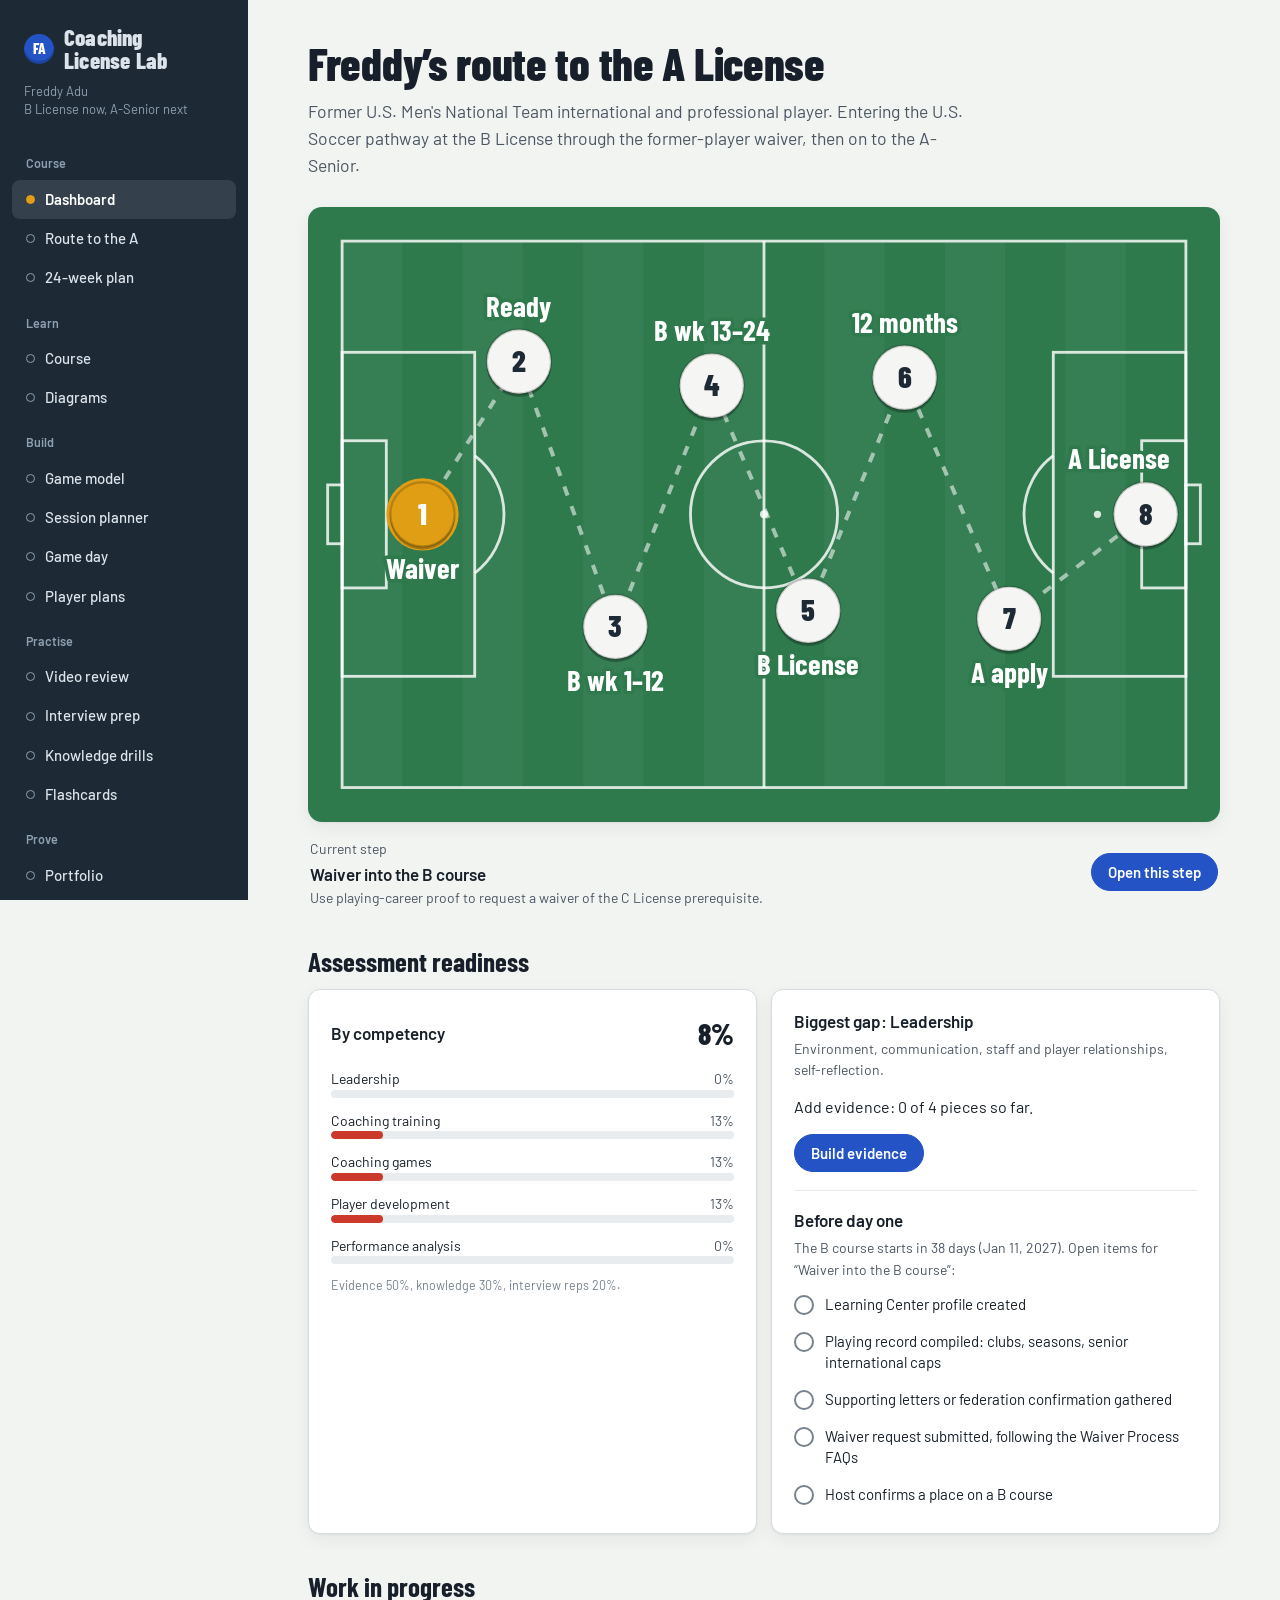
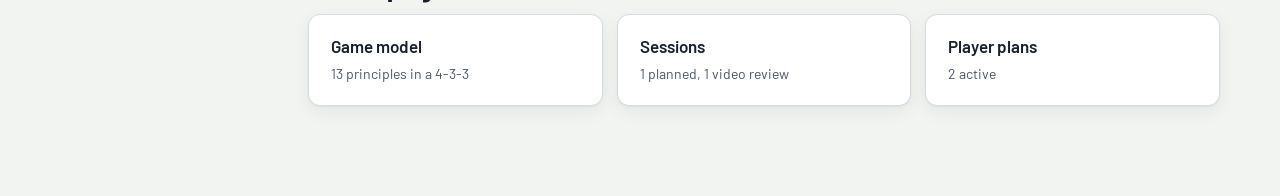
<file: index.html>
<!DOCTYPE html>
<html lang="en">
<head>
<meta charset="UTF-8">
<meta name="viewport" content="width=device-width, initial-scale=1, viewport-fit=cover">
<title>Coaching License Lab — Route to the A License</title>
<link rel="preconnect" href="https://fonts.googleapis.com">
<link rel="preconnect" href="https://fonts.gstatic.com" crossorigin>
<link href="https://fonts.googleapis.com/css2?family=Barlow+Condensed:wght@600;700;800&family=Barlow:wght@400;500;600;700&display=swap" rel="stylesheet">
<style>
:root{
  --board:#F2F4F1; --panel:#FFFFFF; --ink:#17202A; --ink-2:#4B5663; --ink-3:#77828E;
  --rule:#D5DBDF; --rule-2:#E8ECEE;
  --frame:#1D2A36; --frame-ink:#DCE3EA; --frame-ink-2:#8E9FAF; --frame-hover:rgba(255,255,255,.07);
  --blue:#2353C4; --blue-ink:#FFFFFF; --blue-soft:#E4EBFA;
  --red:#CC3A2C; --red-soft:#FBE6E3;
  --amber:#E09E14; --amber-soft:#FBF0D5;
  --ok:#2C7A4B; --ok-soft:#E0F0E6;
  --pitch:#2E7A4D; --pitch-2:#2A7147; --pline:rgba(255,255,255,.82);
  --shadow:0 1px 2px rgba(23,32,42,.05),0 6px 18px rgba(23,32,42,.06);
  color-scheme:light;
}
@media (prefers-color-scheme:dark){:root:not([data-theme="light"]){
  --board:#10161D; --panel:#18212B; --ink:#E6EBEF; --ink-2:#AAB5BF; --ink-3:#7F8B96;
  --rule:#2B3743; --rule-2:#222C37;
  --frame:#0B1016; --frame-ink:#D9E1E8; --frame-ink-2:#7D8D9C; --frame-hover:rgba(255,255,255,.06);
  --blue:#7398F2; --blue-ink:#0B1220; --blue-soft:#1C2A47;
  --red:#F0705F; --red-soft:#3A1F1C; --amber:#F0B84A; --amber-soft:#3A2F17;
  --ok:#5DBB86; --ok-soft:#17311F; --pitch:#22603C; --pitch-2:#1F5836; --pline:rgba(255,255,255,.7);
  --shadow:0 1px 2px rgba(0,0,0,.3),0 6px 18px rgba(0,0,0,.25);
  color-scheme:dark;
}}
:root[data-theme="dark"]{
  --board:#10161D; --panel:#18212B; --ink:#E6EBEF; --ink-2:#AAB5BF; --ink-3:#7F8B96;
  --rule:#2B3743; --rule-2:#222C37;
  --frame:#0B1016; --frame-ink:#D9E1E8; --frame-ink-2:#7D8D9C; --frame-hover:rgba(255,255,255,.06);
  --blue:#7398F2; --blue-ink:#0B1220; --blue-soft:#1C2A47;
  --red:#F0705F; --red-soft:#3A1F1C; --amber:#F0B84A; --amber-soft:#3A2F17;
  --ok:#5DBB86; --ok-soft:#17311F; --pitch:#22603C; --pitch-2:#1F5836; --pline:rgba(255,255,255,.7);
  --shadow:0 1px 2px rgba(0,0,0,.3),0 6px 18px rgba(0,0,0,.25);
  color-scheme:dark;
}
:root{box-sizing:border-box;padding-top:env(safe-area-inset-top,0px);padding-bottom:env(safe-area-inset-bottom,0px)}
html{scroll-padding-top:env(safe-area-inset-top,0px)}
*,*::before,*::after{box-sizing:border-box;margin:0;padding:0}
body{font-family:'Barlow',system-ui,-apple-system,'Segoe UI',sans-serif;background:var(--board);color:var(--ink);font-size:16px;line-height:1.55;-webkit-font-smoothing:antialiased}
.cond{font-family:'Barlow Condensed','Arial Narrow',system-ui,sans-serif}
button,input,select,textarea{font:inherit;color:inherit}
:focus-visible{outline:3px solid var(--amber);outline-offset:2px;border-radius:4px}
img,svg{max-width:100%}

/* shell */
.shell{display:flex;min-height:100vh}
.side{width:248px;flex-shrink:0;background:var(--frame);color:var(--frame-ink);position:sticky;top:0;height:100vh;overflow-y:auto;padding:26px 0 24px;display:flex;flex-direction:column}
.brand{padding:0 24px 20px}
.brand .mark{display:flex;align-items:center;gap:10px}
.brand .mag{width:30px;height:30px;border-radius:50%;background:var(--blue);display:grid;place-items:center;font-family:'Barlow Condensed',sans-serif;font-weight:800;color:#fff;font-size:15px;box-shadow:inset 0 -3px 0 rgba(0,0,0,.18)}
.brand .name{font-family:'Barlow Condensed',sans-serif;font-weight:800;font-size:23px;line-height:1;letter-spacing:.2px}
.brand .who{font-size:13px;color:var(--frame-ink-2);margin-top:10px;line-height:1.4}
.navgrp{font-size:12.5px;color:var(--frame-ink-2);padding:16px 26px 6px;font-weight:600}
.nav{list-style:none;padding:0 12px}
.nav button{width:100%;text-align:left;background:none;border:0;color:var(--frame-ink);font-size:15px;font-weight:500;padding:8px 14px;border-radius:8px;cursor:pointer;display:flex;align-items:center;gap:10px}
.nav button:hover{background:var(--frame-hover)}
.nav button .dot{width:9px;height:9px;border-radius:50%;border:1.5px solid var(--frame-ink-2);flex-shrink:0}
.nav button.on{background:rgba(255,255,255,.1);color:#fff;font-weight:600}
.nav button.on .dot{background:var(--amber);border-color:var(--amber)}
.side-foot{margin-top:auto;padding:18px 26px 0;font-size:12.5px;color:var(--frame-ink-2);line-height:1.45}
.side-foot button{background:none;border:1px solid rgba(255,255,255,.18);color:var(--frame-ink);border-radius:7px;padding:6px 12px;cursor:pointer;margin-bottom:12px;font-size:13.5px}
.main{flex:1;min-width:0}
.topbar{display:none;position:sticky;top:0;z-index:30;background:var(--frame);color:#fff;padding:12px 16px;padding-top:calc(12px + env(safe-area-inset-top,0px));align-items:center;justify-content:space-between}
.topbar .name{font-family:'Barlow Condensed',sans-serif;font-weight:800;font-size:20px}
.burger{background:none;border:1px solid rgba(255,255,255,.3);color:#fff;border-radius:8px;padding:6px 12px;font-size:15px;cursor:pointer}
.content{max-width:1000px;margin:0 auto;padding:40px 44px 90px}
#content:focus{outline:none}
.scrim{display:none}

/* type */
h1.page{font-family:'Barlow Condensed',sans-serif;font-weight:800;font-size:46px;line-height:1;letter-spacing:-.3px;margin-bottom:12px}
.lede{font-size:17.5px;color:var(--ink-2);max-width:66ch;margin-bottom:28px}
h2.sec{font-family:'Barlow Condensed',sans-serif;font-weight:700;font-size:27px;line-height:1.1;margin:38px 0 12px}
h3{font-size:17px;font-weight:600;line-height:1.3;margin-bottom:6px}
p{max-width:72ch}
.muted{color:var(--ink-2)}
.small{font-size:14px}
.tiny{font-size:12.5px;color:var(--ink-3)}
a{color:var(--blue)}

/* surfaces */
.panel{background:var(--panel);border:1px solid var(--rule);border-radius:12px;padding:20px 22px;box-shadow:var(--shadow)}
.panel + .panel{margin-top:14px}
.grid2>*,.grid3>*,.grid4>*,.split>*,.row>*{margin-top:0!important}
.grid4{display:grid;grid-template-columns:repeat(4,1fr);gap:14px}
.flat{background:var(--panel);border:1px solid var(--rule);border-radius:10px;padding:14px 16px}
.grid2{display:grid;grid-template-columns:1fr 1fr;gap:14px}
.grid3{display:grid;grid-template-columns:repeat(3,1fr);gap:14px}
.split{display:grid;grid-template-columns:240px minmax(0,1fr);gap:14px;align-items:start}
.printonly{display:none}
.row{display:flex;gap:10px;align-items:center;flex-wrap:wrap}
.between{justify-content:space-between}
.stack>*+*{margin-top:12px}
.note{border-left:3px solid var(--amber);background:var(--amber-soft);padding:12px 16px;border-radius:0 8px 8px 0;font-size:14.5px;color:var(--ink)}
.note.blue{border-color:var(--blue);background:var(--blue-soft)}
.note.red{border-color:var(--red);background:var(--red-soft)}

/* controls */
.btn{display:inline-flex;align-items:center;gap:8px;border:1px solid var(--blue);background:var(--blue);color:var(--blue-ink);font-weight:600;font-size:15px;padding:9px 16px;border-radius:999px;cursor:pointer;line-height:1.2}
.btn:hover{filter:brightness(1.07)}
.btn.ghost{background:transparent;color:var(--ink);border-color:var(--rule)}
.btn.ghost:hover{border-color:var(--ink-3)}
.btn.sm{font-size:13.5px;padding:6px 12px}
.btn.red{background:var(--red);border-color:var(--red);color:#fff}
.btn:disabled{opacity:.45;cursor:not-allowed}
.chip{display:inline-flex;align-items:center;border:1px solid var(--rule);background:var(--panel);border-radius:999px;padding:5px 12px;font-size:13.5px;cursor:pointer;font-weight:500}
.chip.on{background:var(--ink);color:var(--board);border-color:var(--ink)}
.tag{display:inline-block;font-size:12px;font-weight:600;padding:2px 9px;border-radius:999px;background:var(--rule-2);color:var(--ink-2)}
.tag.blue{background:var(--blue-soft);color:var(--blue)}
.tag.ok{background:var(--ok-soft);color:var(--ok)}
.tag.amber{background:var(--amber-soft);color:#8a5d00}
:root[data-theme="dark"] .tag.amber{color:var(--amber)}
@media (prefers-color-scheme:dark){:root:not([data-theme="light"]) .tag.amber{color:var(--amber)}}
label.f{display:block;font-size:13.5px;font-weight:600;color:var(--ink-2);margin-bottom:5px}
.in,select.in,textarea.in{width:100%;background:var(--board);border:1px solid var(--rule);border-radius:8px;padding:9px 11px;font-size:15px;line-height:1.4}
textarea.in{resize:vertical;min-height:70px}
.in:focus{outline:2px solid var(--blue);outline-offset:0;border-color:transparent}
.field{margin-bottom:12px}
.check{display:flex;gap:11px;align-items:flex-start;padding:8px 0;cursor:pointer;font-size:15px;line-height:1.4}
.check input{appearance:none;width:20px;height:20px;border-radius:50%;border:2px solid var(--ink-3);flex-shrink:0;margin-top:1px;cursor:pointer;display:grid;place-items:center;background:var(--panel)}
.check input:checked{background:var(--blue);border-color:var(--blue);box-shadow:inset 0 -2px 0 rgba(0,0,0,.18)}
.check input:checked::after{content:"";width:6px;height:6px;border-radius:50%;background:#fff}
.check.done span{color:var(--ink-3);text-decoration:line-through;text-decoration-color:var(--rule)}

/* bars */
.bar{height:8px;background:var(--rule-2);border-radius:99px;overflow:hidden}
.bar>i{display:block;height:100%;background:var(--blue);border-radius:99px}
.bar.ok>i{background:var(--ok)}
.bar.amber>i{background:var(--amber)}
.bar.red>i{background:var(--red)}

/* pitch */
.pitchwrap{background:var(--pitch);border-radius:14px;padding:10px;box-shadow:var(--shadow);position:relative}
.pitchwrap svg{display:block;width:100%;height:auto}
.mag-c{cursor:pointer}
.mag-c:focus{outline:none}
.mag-c:focus-visible circle.body{stroke:var(--amber);stroke-width:1.2}
@keyframes pulse{0%{r:3.6;opacity:.9}100%{r:7;opacity:0}}
.pulse{animation:pulse 1.8s ease-out infinite}
@media (prefers-reduced-motion:reduce){.pulse{animation:none;opacity:.5}}

/* tables */
.tbl-wrap{overflow-x:auto}
table.t{width:100%;border-collapse:collapse;font-size:14.5px}
table.t th,table.t td{text-align:left;padding:10px 12px;border-bottom:1px solid var(--rule);vertical-align:top}
table.t th{font-weight:600;color:var(--ink-2);font-size:13.5px}

/* quiz */
.opt{display:block;width:100%;text-align:left;background:var(--panel);border:1.5px solid var(--rule);border-radius:10px;padding:12px 14px;margin:8px 0;cursor:pointer;font-size:15.5px;line-height:1.4}
.opt:hover:not(:disabled){border-color:var(--blue)}
.opt.right{border-color:var(--ok);background:var(--ok-soft)}
.opt.wrong{border-color:var(--red);background:var(--red-soft)}
.opt:disabled{cursor:default}
.card-flip{min-height:230px;display:flex;flex-direction:column;justify-content:center;align-items:center;text-align:center;cursor:pointer;padding:30px}
.card-flip .term{font-family:'Barlow Condensed',sans-serif;font-weight:800;font-size:38px;line-height:1.05}
.card-flip .def{font-size:17px;max-width:52ch}

/* logger */
.logbtns{display:grid;grid-template-columns:repeat(auto-fill,minmax(140px,1fr));gap:10px}
.logbtn{border:1.5px solid var(--rule);background:var(--panel);border-radius:12px;padding:14px 12px;cursor:pointer;text-align:left;font-weight:600;font-size:15px;line-height:1.2;touch-action:manipulation}
.logbtn b{display:block;font-family:'Barlow Condensed',sans-serif;font-size:32px;font-weight:800;line-height:1;margin-bottom:4px}
.logbtn:active{transform:scale(.98);border-color:var(--blue)}
.clock{font-family:'Barlow Condensed',sans-serif;font-weight:800;font-size:54px;line-height:1;font-variant-numeric:tabular-nums}
.score{display:flex;gap:6px}
.score button{width:34px;height:34px;border-radius:50%;border:1.5px solid var(--rule);background:var(--panel);cursor:pointer;font-weight:700}
.score button.on{background:var(--blue);border-color:var(--blue);color:var(--blue-ink)}

/* list items */
.item{display:flex;justify-content:space-between;gap:12px;align-items:center;padding:12px 0;border-bottom:1px solid var(--rule-2)}
.item:last-child{border-bottom:0}
.sel-list button{display:block;width:100%;text-align:left;background:none;border:1px solid transparent;border-radius:9px;padding:10px 12px;cursor:pointer}
.sel-list button:hover{background:var(--rule-2)}
.sel-list button.on{border-color:var(--blue);background:var(--blue-soft)}
.phase{border:1px solid var(--rule);border-radius:10px;padding:14px;margin-bottom:12px;background:var(--board)}
.week{border:1px solid var(--rule);border-radius:10px;padding:12px 14px;background:var(--panel)}
.week.now{border-color:var(--amber);box-shadow:0 0 0 2px var(--amber-soft)}
.week h3{font-family:'Barlow Condensed',sans-serif;font-size:20px;font-weight:700;margin-bottom:2px}
.weeks{display:grid;grid-template-columns:repeat(2,1fr);gap:12px}
.mom-tabs{display:flex;gap:6px;flex-wrap:wrap;margin-bottom:14px}
.principle{display:grid;grid-template-columns:28px 1fr auto;gap:10px;align-items:start;padding:10px 0;border-bottom:1px solid var(--rule-2)}
.principle .n{font-family:'Barlow Condensed',sans-serif;font-weight:800;font-size:22px;color:var(--blue);line-height:1.6}
.xbtn{background:none;border:0;color:var(--ink-3);cursor:pointer;font-size:20px;line-height:1;padding:6px}
.xbtn:hover{color:var(--red)}
/* learn */
.video{position:relative;aspect-ratio:16/9;background:var(--frame);border-radius:10px;overflow:hidden}
.video iframe{position:absolute;inset:0;width:100%;height:100%;border:0}
.video-empty{position:absolute;inset:0;display:flex;flex-direction:column;align-items:center;justify-content:center;gap:6px;color:var(--frame-ink);text-align:center;padding:20px}
.video-empty b{font-family:'Barlow Condensed',sans-serif;font-size:26px}
.points{padding-left:20px}.points li{margin:6px 0;max-width:72ch}
.thumbs{display:grid;grid-template-columns:repeat(auto-fill,minmax(230px,1fr));gap:12px}
.thumb{background:var(--panel);border:1px solid var(--rule);border-radius:10px;padding:8px;cursor:pointer;text-align:left;font-weight:600;font-size:14.5px}
.thumb img{display:block;width:100%;aspect-ratio:16/9;object-fit:cover;border-radius:6px;background:var(--rule-2);margin-bottom:6px}
.thumb:hover{border-color:var(--blue)}
.figthumb{display:flex;gap:12px;align-items:center;width:100%;background:var(--panel);border:1px solid var(--rule);border-radius:10px;padding:8px;cursor:pointer;text-align:left;margin-bottom:20px}
.figthumb img{width:120px;aspect-ratio:16/9;object-fit:cover;border-radius:6px;background:var(--rule-2);flex-shrink:0}
.figthumb span{display:flex;flex-direction:column;font-size:15px}
.figthumb:hover{border-color:var(--blue)}
.lb{position:fixed;inset:0;background:rgba(8,12,16,.97);z-index:100;display:none;align-items:center;justify-content:center;padding:calc(56px + env(safe-area-inset-top,0px)) 64px calc(24px + env(safe-area-inset-bottom,0px))}
.lb.open{display:flex}
.lb figure{max-width:100%;max-height:100%;display:flex;flex-direction:column;align-items:center}
.lb img{max-width:100%;max-height:calc(100vh - 130px);border-radius:6px;background:#fff}
.lb figcaption{color:#dfe5ea;margin-top:10px;font-size:15px;text-align:center}
.lb figcaption a{color:#9fb8f5;margin-left:10px}
.lb-x{position:absolute;top:calc(14px + env(safe-area-inset-top,0px));right:16px;background:rgba(255,255,255,.12);color:#fff;border:0;border-radius:999px;padding:8px 16px;cursor:pointer;font-weight:600}
.lb-nav{position:absolute;top:50%;transform:translateY(-50%);background:rgba(255,255,255,.12);color:#fff;border:0;width:46px;height:46px;border-radius:50%;font-size:28px;line-height:1;cursor:pointer}
.lb-prev{left:10px}.lb-next{right:10px}
@media (max-width:900px){.lb{padding-left:8px;padding-right:8px}.lb-nav{top:auto;bottom:calc(14px + env(safe-area-inset-bottom,0px));transform:none}}
.toast{position:fixed;left:50%;bottom:calc(24px + env(safe-area-inset-bottom,0px));transform:translateX(-50%) translateY(20px);background:var(--ink);color:var(--board);padding:10px 18px;border-radius:999px;font-size:14.5px;font-weight:600;opacity:0;transition:all .2s;pointer-events:none;z-index:99}
.toast.show{opacity:1;transform:translateX(-50%) translateY(0)}

@media (max-width:900px){
  .side{position:fixed;left:0;top:0;z-index:50;transform:translateX(-100%);transition:transform .2s;padding-top:calc(26px + env(safe-area-inset-top,0px))}
  .side.open{transform:none}
  .scrim.open{display:block;position:fixed;inset:0;background:rgba(0,0,0,.4);z-index:45}
  .topbar{display:flex}
  .content{padding:26px 18px 80px}
  h1.page{font-size:36px}
  .grid2,.grid3,.weeks,.split{grid-template-columns:1fr}
  .grid4{grid-template-columns:1fr 1fr}
}
@media print{
  .side,.topbar,.noprint{display:none!important}
  body{background:#fff;color:#000}
  .content{padding:0;max-width:none}
  .panel{box-shadow:none;border-color:#bbb}
  .printonly{display:block}
}
</style>
</head>
<body>
<div class="shell">
  <aside class="side" id="side">
    <div class="brand">
      <div class="mark"><div class="mag" id="brandInit">FA</div><div class="name">Coaching<br>License Lab</div></div>
      <div class="who" id="brandWho"></div>
    </div>
    <div id="navWrap"></div>
    <div class="side-foot">
      <button onclick="go('settings')">Settings</button>
      <div>Aligned to the U.S. Soccer pathway. Confirm requirements in the Learning Center before each step.</div>
    </div>
  </aside>
  <div class="scrim" id="scrim" onclick="closeNav()"></div>
  <div class="main">
    <div class="topbar"><button class="burger" onclick="openNav()" aria-label="Open menu">Menu</button><div class="name">Coaching License Lab</div><div style="width:58px"></div></div>
    <main class="content" id="content" tabindex="-1"></main>
  </div>
</div>
<div class="toast" id="toast" role="status" aria-live="polite"></div>
<script>
/* ============================================================
   CONFIG — edit these for the coach. Everything else adapts.
   ============================================================ */
const CONFIG = {
  coachName: "Freddy Adu",
  background: "Former U.S. Men's National Team international and professional player",
  aTrack: "Senior",            // "Senior" or "Youth"
  courseStart: "2027-01-11",   // first Monday of the B course (YYYY-MM-DD)
  team: "Harbor FC U17",       // the scenario team used in diagrams and videos
  storageKey: "coachlab-v1",
  // YouTube video IDs (unlisted, not private, so they play inside the page). Leave "" until a video is approved.
  videos: {1:"", 2:"", 3:"", 4:"", 5:"", 6:"", 7:"", 8:""}
};

/* ---------- Competency domains ---------- */
const DOMAINS = {
  lead:     {name:"Leadership",          blurb:"Environment, communication, staff and player relationships, self-reflection."},
  train:    {name:"Coaching training",   blurb:"Session design linked to the game model, interventions, adapting in the moment."},
  game:     {name:"Coaching games",      blurb:"Game model, game plans, in-game coaching, half-time, post-match review."},
  player:   {name:"Player development",  blurb:"Individual plans, growth and maturation, long-term development."},
  analysis: {name:"Performance analysis",blurb:"KPIs linked to the game model, coding, video, using evidence to change training."}
};
const QDOMAINS = Object.assign({}, DOMAINS, {safe:{name:"Laws & safeguarding",blurb:"Laws of the Game, SafeSport, concussion and heading guidance."}});

/* ---------- Route milestones (pitch hero) ---------- */
const MILESTONES = [
  {id:"waiver", label:"Waiver",    title:"Waiver into the B course", x:10, y:34,
   hint:"Use playing-career proof to request a waiver of the C License prerequisite.",
   checks:["Learning Center profile created","Playing record compiled: clubs, seasons, senior international caps","Supporting letters or federation confirmation gathered","Waiver request submitted, following the Waiver Process FAQs","Host confirms a place on a B course"]},
  {id:"ready",  label:"Ready",     title:"Compliance and team access", x:22, y:15,
   hint:"Paperwork and a team to coach for the full course.",
   checks:["SafeSport training current","Background screening completed per host and club rules","U13+ team playing 11v11 secured for all 24 weeks","Filming kit: phone or camera, tripod, lapel mic","Club agrees to filmed sessions and matches, with consents in place"]},
  {id:"b1",     label:"B wk 1–12", title:"B course, first half", x:34, y:48,
   hint:"Game model, training design and the first filmed sessions.",
   checks:["Game model v1 written and shared with staff","Four session plans linked to game-model principles","Two sessions filmed and self-reviewed","First in-person meeting attended"]},
  {id:"b2",     label:"B wk 13–24",title:"B course, second half", x:46, y:18,
   hint:"Game coaching, player plans, analysis and the final assessments.",
   checks:["Four game plans with post-match reviews","Three player development plans with a review cycle","Two matches coded against KPIs","Mock assessment interviews rehearsed","Second in-person meeting and final assessments"]},
  {id:"blic",   label:"B License", title:"B License awarded", x:58, y:46,
   hint:"Check the license appears in the Learning Center profile.",
   checks:["License visible in the Learning Center profile"]},
  {id:"hold",   label:"12 months", title:"Hold the B for 12 months", x:70, y:17,
   hint:"Keep coaching in a performance environment and bank A-level evidence.",
   checks:["Coaching in a performance environment all year","Game model v2 updated from a full season","Evidence library organised by competency"]},
  {id:"aapp",   label:"A apply",   title:"Apply for the A course", x:83, y:47,
   hint:"Choose Youth or Senior, confirm eligibility, apply.",
   checks:["A track chosen (Youth or Senior)","Eligibility confirmed: B held 12+ months, team environment qualifies","Application submitted"]},
  {id:"alic",   label:"A License", title:"A License", x:100, y:34, hint:"The goal.", checks:[]}
];

/* ---------- Game model moments ---------- */
const MOMENTS = {
  poss:{name:"In possession"}, out:{name:"Out of possession"},
  ttd:{name:"Transition to defend"}, tta:{name:"Transition to attack"}, set:{name:"Set pieces"}
};
const FORMATIONS = {
  "4-3-3":[[6,34,"GK"],[26,10,"LB"],[22,26,"CB"],[22,42,"CB"],[26,58,"RB"],[40,34,"6"],[47,21,"8"],[47,47,"8"],[75,11,"LW"],[81,34,"9"],[75,57,"RW"]],
  "4-2-3-1":[[6,34,"GK"],[26,10,"LB"],[22,26,"CB"],[22,42,"CB"],[26,58,"RB"],[40,26,"6"],[40,42,"8"],[64,12,"LW"],[62,34,"10"],[64,56,"RW"],[82,34,"9"]],
  "3-4-3":[[6,34,"GK"],[24,18,"CB"],[21,34,"CB"],[24,50,"CB"],[48,8,"LWB"],[44,27,"8"],[44,41,"6"],[48,60,"RWB"],[74,16,"LW"],[82,34,"9"],[74,52,"RW"]],
  "4-4-2":[[6,34,"GK"],[26,10,"LB"],[22,26,"CB"],[22,42,"CB"],[26,58,"RB"],[50,10,"LM"],[46,27,"CM"],[46,41,"CM"],[50,58,"RM"],[78,27,"9"],[78,41,"9"]]
};

/* ---------- Seed data (demo) ---------- */
const SEED = {
  model:{
    identity:"Brave on the ball, aggressive without it, ruthless in transition. We want players who make decisions, not players who wait for instructions.",
    formation:"4-3-3",
    moments:{
      poss:[
        {t:"Build with a plus-one",d:"Always one more player than their first line of pressure. The 6 drops or a full-back tucks to create it."},
        {t:"Find the free player between the lines",d:"Scan before receiving. The 8s and wingers start in the half-spaces, ready to receive on the half-turn."},
        {t:"Attract to release",d:"Draw pressure on one side with short combinations, then switch quickly to the far side."},
        {t:"Arrive in the box with numbers",d:"Five lanes occupied in the final third. Three players in the box when the ball goes wide."}
      ],
      out:[
        {t:"Compact and narrow",d:"Protect the middle first. Short distances between the lines; show the opponent wide."},
        {t:"Press on triggers",d:"Backward pass, poor first touch, receiver facing own goal, ball to the full-back near the touchline."},
        {t:"Defend forward",d:"When we press, the back line steps up together. No one hides behind the press."}
      ],
      ttd:[
        {t:"Five-second counter-press",d:"Nearest player attacks the ball immediately; the next two cut the closest passing lanes."},
        {t:"Recover centrally if the press is broken",d:"Sprint back inside the ball line, toward the goal, not toward the ball."}
      ],
      tta:[
        {t:"First look forward",d:"Can we play past their shape in one or two passes? If yes, go."},
        {t:"Secure, then rebuild",d:"If the forward option isn't there, keep the ball and reset our structure."}
      ],
      set:[
        {t:"Defending corners: mixed",d:"Zonal at the near post and six-yard box, man-to-man on their two best headers."},
        {t:"Attacking corners: two routines",d:"One near-post flick, one short corner to draw a marker out."}
      ]
    }
  },
  sessions:[{
    id:"s1", title:"Counter-press after loss", date:"", age:"U17", players:"16 + 2 GK", mins:80,
    link:"ttd:0", objective:"Win the ball back within five seconds of losing it, with the nearest player pressing and the next two cutting passing lanes.",
    problem:"Last match: after losing the ball in midfield we turned and jogged back. Their first pass found a runner behind us three times.",
    phases:[
      {name:"Activation: rondo with re-press",mins:15,org:"Two 5v2 rondos in 12×12 grids. When a defender wins the ball, the player who lost it and their nearest teammate become the new defenders.",cues:"Closest player attacks the ball within two seconds. Body shape cuts the nearest pass."},
      {name:"Possession game: 6v6+3",mins:20,org:"35×30 area, three neutrals. A team scores a point for eight passes, or for winning the ball back within five seconds of losing it.",cues:"Second and third players cut lanes. Shout the trigger word: 'Now!'"},
      {name:"Game-like: 8v8 to goals",mins:25,org:"Half pitch with two full-size goals and keepers. A goal scored within ten seconds of regaining the ball counts double.",cues:"Who presses, who covers, who balances? Recover centrally if beaten."},
      {name:"Game: 9v9 free play",mins:20,org:"Three-quarter pitch. Coach in flow only, no stoppages.",cues:"Watch for transfer. Note moments for video review."}
    ],
    lens:{0:true,1:true,2:true,3:true,4:true}
  }],
  gameplans:[{
    id:"g1", opponent:"Westside Academy U17", date:"", comp:"League",
    keys:["Press their left centre-back. He's slow to turn.","Switch quickly. They shift slowly to the far side.","Protect the middle after we lose the ball."],
    threats:"Quick number 9 who runs in behind. Long throws.",
    inposs:"Build through the 6. Overload on the left, then switch to the right winger 1v1.",
    outposs:"Mid block, engage on their left centre-back. Press on backward passes.",
    ht:"", review:{kpi:"Regains within 5 seconds of losing the ball: 6 of 41 (15%). Target 30%. Line-breaking passes: 14.",well:"Build-up through the 6 worked. The left-side overload created the switch four times.",next:"Counter-press after loss. We jogged back after losing it in midfield; their first pass found a runner behind us three times."}
  }],
  players:[
    {id:"p1", name:"Marcus", pos:"Central midfielder", age:"16", review:"",
     corners:{tech:"Clean first touch under pressure. Target: receive on the half-turn more often.",tact:"Reads danger well. Target: scan twice before receiving in midfield.",phys:"Good endurance. Target: repeated-sprint ability.",psy:"Quiet in the group. Target: organise the players around him."},
     actions:"Scanning cue in every possession practice. Video clip review every two weeks. Captain one small-sided game a week.", notes:""},
    {id:"p2", name:"Leo", pos:"Left back", age:"15", review:"",
     corners:{tech:"Strong crosser. Target: weaker-foot passing inside.",tact:"Gets caught high. Target: rest-defence position when the ball is on the far side.",phys:"Late maturer, still growing. Target: manage load; strength work as advised.",psy:"Resilient after mistakes. Keep reinforcing it."},
     actions:"Weaker-foot targets in warm-up. Rest-defence role in 8v8 games. Check in monthly on growth and soreness.", notes:""}
  ],
  reviews:[{
    id:"r1", date:"", session:"Counter-press after loss", secs:1080,
    counts:{q:4,cmd:9,spec:6,gen:8,stop:5,flow:7,demo:1},
    rubric:{org:3,real:3,reps:2,topic:3,int:2,own:2,adapt:3}, notes:"Too many stoppages in the possession game. Good intensity in the 8v8."
  }],
  evidence:[
    {id:"e1", t:"Game model v1 draft", d:"game", type:"Document", link:"", date:""},
    {id:"e2", t:"Session plan: counter-press after loss", d:"train", type:"Session plan", link:"", date:""},
    {id:"e3", t:"Player plan: Marcus (CM)", d:"player", type:"Player plan", link:"", date:""}
  ]
};

/* ---------- Session "assessor's lens" ---------- */
const LENS = [
  "The topic comes from a game-model principle and a problem seen in a match",
  "The practice keeps direction, opponents and real decisions",
  "Players get lots of repetitions at match intensity",
  "Areas and numbers are set to make the topic happen often",
  "Coaching points are few, specific, and tied to the topic",
  "Progressions and regressions are planned in advance",
  "The final game tests whether the learning transfers"
];

/* ---------- Video review ---------- */
const LOGTYPES = [
  {k:"q",   name:"Question",          hint:"Guided discovery"},
  {k:"cmd", name:"Instruction",       hint:"Telling what to do"},
  {k:"spec",name:"Specific feedback", hint:"Names the cue or decision"},
  {k:"gen", name:"General praise",    hint:"'Good job', 'well done'"},
  {k:"stop",name:"Stoppage",          hint:"Freeze or stop play"},
  {k:"flow",name:"In-flow cue",       hint:"Coaching while play runs"},
  {k:"demo",name:"Demonstration",     hint:"Show, don't tell"}
];
const RUBRIC = [
  {k:"org",  name:"Organisation",          d:"Area, numbers, equipment and changeovers are efficient."},
  {k:"real", name:"Realism",               d:"The practice looks like the game: direction, opponents, decisions."},
  {k:"reps", name:"Intensity and reps",    d:"Frequent repetitions at match-like intensity."},
  {k:"topic",name:"Topic focus",           d:"Coaching stays on the stated objective."},
  {k:"int",  name:"Intervention quality",  d:"Timing, brevity and accuracy of stoppages and cues."},
  {k:"own",  name:"Player ownership",      d:"Players solve problems; questions are used well."},
  {k:"adapt",name:"Adapting",              d:"Progresses or regresses in response to the players."}
];

/* ---------- 24-week plan ---------- */
const BLOCKS = [
  {name:"Foundations", weeks:[1,4]},{name:"Training design", weeks:[5,8]},{name:"Game coaching", weeks:[9,12]},
  {name:"Player development", weeks:[13,16]},{name:"Performance analysis", weeks:[17,20]},{name:"Assessment readiness", weeks:[21,24]}
];
const WEEKS = [
  ["Complete the onboarding modules in the Learning Center","Share the course calendar with the club and family","Set up filming: a tripod position that covers the whole area"],
  ["Write game model v1: identity and principles for each moment","Watch one match and note three recurring problems","Film one full session as a baseline"],
  ["Review the baseline video with the intervention logger","Share the game model with staff and agree on shared vocabulary","Draft three KPIs that measure the game model"],
  ["Swap a session video with a course colleague for peer review","Write a block-one reflection","Update the game model to v1.1"],
  ["Plan a session for an in-possession principle","Run it, film it, log the interventions","Write a five-line reflection"],
  ["Plan a session for an out-of-possession principle","Coach mostly in flow: one stoppage maximum per practice","Compare intervention stats with week 3"],
  ["Plan a transition session","Write progressions and regressions in advance","Get feedback from a mentor or course educator"],
  ["Map a training week against match day (MD-4 to MD-1)","Review all four sessions against the assessor's lens","Add the best two sessions to the portfolio"],
  ["Write a game plan for the next opponent from the game model","Script the pre-match talk: three messages maximum","Note what you said at half-time and why"],
  ["Post-match review: track two KPIs","Train the problem from the match this week","Game plan #2"],
  ["Rehearse half-time talks with the three-minute timer","Agree in-game cue words with the captain","Game plan #3, with a review"],
  ["Game plan #4, with a review","Review your touchline behaviour on video","Mid-course reflection: strengths and gaps by competency"],
  ["Choose three players with different profiles for development plans","Agree targets with each player in a one-to-one","Set review dates"],
  ["Build individual targets into team sessions","Film one clip per player on their target","Note each player's growth and maturation context"],
  ["Mid-point player reviews","Adjust targets based on the evidence","Psychosocial check-ins"],
  ["Final player-plan reviews with video","Add the plans to the portfolio","Reflection: what changed for each player"],
  ["Write event definitions for your KPIs","Code one full match","Compare with a second coder if possible"],
  ["Build a four-clip team video meeting","Deliver it and note what the players took away","Link the analysis to the next session"],
  ["Code a second match","Check trends across matches","Update any KPI that doesn't reflect the game model"],
  ["Write a one-page analysis summary","Update to game model v2 from the evidence","Add the analysis report to the portfolio"],
  ["Portfolio audit: four pieces of evidence per competency","Mock interview: five prompts out loud, recorded","Work on the weakest competency first"],
  ["Rehearse the game-model pitch to two minutes","Plan the final filmed session against the assessor's lens","Mock interview: five more prompts"],
  ["Review the final session with the logger and rubric","Final game plan and review","Tidy the evidence library"],
  ["Final assessments","Write a full-course reflection","Plan the 12-month hold period toward the A"]
];

/* ---------- Knowledge bank ---------- */
const QUESTIONS = [
// Leadership
{d:"lead",q:"In a mastery (task-involving) motivational climate, success is mainly judged by…",o:["Personal improvement, effort and learning", "Beating teammates in selection", "Match results and league position", "Praise from the head coach"],a:0,e:"A mastery climate defines success through improvement and effort. An ego (performance) climate defines it by comparison with others."},
{d:"lead",q:"Self-determination theory says motivation is supported when three needs are met. Which set?",o:["Autonomy, competence, relatedness", "Discipline, effort, reward", "Confidence, focus, control", "Challenge, support, feedback"],a:0,e:"Deci and Ryan: autonomy, competence and relatedness."},
{d:"lead",q:"A team has high psychological safety when players…",o:["Never hear critical feedback", "Are guaranteed playing time", "Feel able to speak up, ask questions and make mistakes without humiliation", "Avoid conflict with staff"],a:2,e:"Edmondson: a shared belief that the team is safe for interpersonal risk-taking. It sits alongside high standards, not instead of them."},
{d:"lead",q:"Which feedback is most likely to change a player's next decision?",o:["\"Good job, keep going.\"", "\"Be better on the ball.\"", "\"That's not good enough at this level.\"", "\"You received square-on, so your only option was back. Open your hips before the ball arrives.\""],a:3,e:"Specific, timely feedback about the cue and the decision gives the player something to do next time."},
{d:"lead",q:"Which is an autonomy-supportive coaching behaviour?",o:["Using sprints as punishment for mistakes", "Offering choices within clear limits and explaining the reason for a rule", "Withholding information so players stay dependent", "Praising only the starters"],a:1,e:"Choice within structure, plus a rationale, supports autonomy without lowering standards."},
{d:"lead",q:"A senior player openly challenges your tactical decision mid-session. The strongest first response is to…",o:["Send them off the field immediately", "Acknowledge it briefly, keep the session moving, and talk it through privately afterwards", "Stop the session for a ten-minute debate", "Ignore it completely, now and later"],a:1,e:"Protect the session's flow and the player's dignity, then resolve it one-to-one. Ignoring it entirely lets the issue grow."},
{d:"lead",q:"Why should all staff share the same game-model vocabulary?",o:["It makes the coaching manual longer", "Players hear consistent cues from every coach, which speeds learning", "The Laws of the Game require it", "So players don't have to think"],a:1,e:"Shared language reduces mixed messages and lets every coach reinforce the same principles."},
{d:"lead",q:"In Gibbs' reflective cycle, which stage comes straight after Analysis?",o:["Conclusion", "Description", "Evaluation", "Feelings"],a:0,e:"Description, Feelings, Evaluation, Analysis, Conclusion, Action plan."},
{d:"lead",q:"Best practice when telling a player they are not selected is to…",o:["Tell them individually, give the reason, and name what to work on", "Post the team sheet and say nothing", "Let the captain tell them", "Wait until they ask"],a:0,e:"Direct, private, specific, with a path forward. It keeps trust intact."},
{d:"lead",q:"A team talk with ten tactical points is most likely to…",o:["Improve recall of each point", "Raise intensity", "Have no effect", "Reduce what players retain and act on"],a:3,e:"Working memory is limited. Two or three clear messages are retained and acted on far better."},
// Coaching training
{d:"train",q:"In a constraints-led approach, shrinking the pitch is a change to which type of constraint?",o:["Task", "Environmental", "Individual", "Organismic"],a:0,e:"Rules, pitch size, numbers and equipment are task constraints. Weather, surface and culture are environmental. Height, fitness and skill are individual."},
{d:"train",q:"Representative learning design means practice should…",o:["Copy professional drills exactly", "Be the same every week", "Remove opponents so players can focus", "Keep the information players use in matches: opponents, teammates, direction"],a:3,e:"Practice should keep the perception-action links of the game so learning transfers to matches."},
{d:"train",q:"Making a possession area larger, with the same numbers, usually makes keeping the ball…",o:["Easier", "Harder", "No different", "Impossible to measure"],a:0,e:"More space means more time on the ball and less pressure. Shrink the area to raise the challenge."},
{d:"train",q:"Compared with 11v11, small-sided games with fewer players per team typically give each player…",o:["More touches and more involvement", "Fewer touches", "Less physical load", "No decisions"],a:0,e:"Fewer players means more ball contacts and more frequent decisions per player."},
{d:"train",q:"Guided discovery is when the coach…",o:["Tells the player exactly what to do", "Asks questions that lead the player to find the solution", "Demonstrates and walks away", "Stays silent all session"],a:1,e:"Questions direct attention to the right cues, so the player builds the solution and owns it."},
{d:"train",q:"When is a stop-freeze most justified?",o:["Every two minutes, as routine", "When the coach wants a break", "When a pattern keeps recurring and the whole group needs to see the picture", "Whenever a goal is scored"],a:2,e:"Use it sparingly, for a recurring problem that matters to the group. Keep it short: freeze, rewind, show, replay."},
{d:"train",q:"The main benefit of in-flow coaching is that it…",o:["Gives the coach more talking time", "Corrects without stopping play, protecting intensity and repetitions", "Replaces planning", "Only works with professionals"],a:1,e:"A short cue during play keeps the session moving and players active."},
{d:"train",q:"The strongest reason for choosing a session topic is that it…",o:["Appeared in a famous coach's book", "Is the coach's favourite drill", "Links to a game-model principle and a problem seen in the last match", "Needs no equipment"],a:2,e:"Assessors look for a clear thread: game model, then match observation, then session objective, then coaching."},
{d:"train",q:"In a typical tactical-periodisation week, which day usually uses larger spaces and longer efforts?",o:["MD-1", "MD-2", "MD-3", "MD+1"],a:2,fx:1,e:"A common morphocycle: MD-4 tension (small spaces), MD-3 duration (large spaces, longer efforts), MD-2 speed, MD-1 activation."},
{d:"train",q:"Whole-part-whole means…",o:["Only train set pieces", "Run three different drills", "Play the game, isolate a part to practise, then return to the game", "Coach the group, then individuals, then the group"],a:2,e:"Start with the game to see the problem, practise the part, then put it back in the game to check it transfers."},
// Coaching games
{d:"game",q:"A strong half-time talk usually…",o:["Covers every mistake from the first half", "Changes the whole game plan every time", "Is mostly about refereeing decisions", "Lets players settle, then gives two or three clear points and one final message"],a:3,e:"Settle, prioritise, simplify. Players need a few actionable points to take back out."},
{d:"game",q:"A game plan should be built from…",o:["Last season's tactics", "The opponent only", "Your game model, adapted to the opponent, available players and context", "Whatever the best player prefers"],a:2,e:"The game model is the constant. The game plan adjusts it for this opponent, on this day."},
{d:"game",q:"Which is a commonly used pressing trigger?",o:["The opposing goalkeeper kicks long", "The opponent switches play perfectly", "A slow backward or square pass, or a poor first touch", "Our team is tired"],a:2,e:"Triggers signal a moment when the ball carrier is vulnerable: backward passes, poor touches, receivers facing their own goal, the ball going toward the touchline."},
{d:"game",q:"\"Rest defence\" refers to…",o:["Players kept behind the ball while attacking, to stop counter-attacks", "Defending only when tired", "Recovery training after matches", "Defending deep for the whole match"],a:0,e:"Your structure behind the ball while in possession, ready for the moment you lose it."},
{d:"game",q:"A mid block means the team…",o:["Presses man-to-man in the opponent's box", "Doesn't defend", "Sets its defensive block around the middle third and engages when the ball enters that zone", "Defends on the edge of its own box"],a:2,e:"The defensive line and the height of engagement sit in the middle third."},
{d:"game",q:"From the touchline, in-game instructions work best when they are…",o:["Constant and detailed", "Short, specific, and timed for stoppages or nearby players", "Directed at the referee", "Given only by substitutes"],a:1,e:"Players under match load can't process long instructions. Use stoppages, the captain, and short pre-agreed cues."},
{d:"game",q:"After an emotional defeat, the best time for detailed feedback is usually…",o:["Brief comments now, detailed video review at the next session", "Straight away, in full, in the dressing room", "Never", "A group text that evening"],a:0,e:"Emotion blocks learning. Keep it short after the match and go into detail when players can process it."},
{d:"game",q:"Leading by one goal with ten minutes left, which adjustment fits most game models?",o:["Protect rest defence and manage risk in possession", "Drop all pressing triggers", "Send both full-backs forward", "Substitute the goalkeeper"],a:0,e:"Game-state management: limit exposure to counters while keeping the ball sensibly."},
{d:"game",q:"Counter-pressing (gegenpressing) is…",o:["Pressing only from goal kicks", "Pressing immediately after losing the ball, to win it back quickly", "Dropping into a low block after losing the ball", "Man-marking the striker"],a:1,e:"An immediate reaction to losing the ball, while the opponent is still disorganised."},
{d:"game",q:"Scouting an opponent is most useful when you focus on…",o:["Their kit colours", "Everything they do, equally", "The few things that most affect your plan, such as their build-up shape and main threat", "Their league position only"],a:2,e:"Prioritise what changes your decisions. Detail that doesn't change the plan is noise."},
// Player development
{d:"player",q:"For boys, peak height velocity (PHV) usually happens around age…",o:["9–10", "11–12", "13–14", "17–18"],a:2,fx:1,e:"Around 13.5–14 for boys and earlier, around 11.5–12, for girls, with wide individual variation."},
{d:"player",q:"The relative age effect describes…",o:["Older coaches being more successful", "Age limits in competition", "Players peaking at 27", "Over-representation of players born early in the selection year"],a:3,e:"Early-born players are often more physically mature and get selected more, which can hide talent born later in the year."},
{d:"player",q:"Bio-banding groups players by…",o:["Position", "Maturity status rather than birth year", "Club", "Skill test results"],a:1,e:"It reduces maturity mismatches and gives early and late developers different challenges."},
{d:"player",q:"Around the growth spurt, a player reports knee or heel pain. A sensible response is to…",o:["Increase load to toughen them up", "Remove them from the team permanently", "Ignore it until it stops", "Manage load and refer for assessment; growth-related conditions such as Osgood-Schlatter are common"],a:3,e:"Growth-related apophysitis is common around PHV. Adjust load and get it assessed."},
{d:"player",q:"A four-corner player plan covers technical, tactical, physical and…",o:["Psychosocial", "Financial", "Academic", "Nutritional only"],a:0,e:"The psychosocial corner covers confidence, communication, resilience and relationships."},
{d:"player",q:"Which goal is the most useful in a player development plan?",o:["\"Get better at passing.\"", "\"Play more line-breaking passes.\"", "\"Over the next six weeks, scan twice before receiving in midfield, checked on video every two weeks.\"", "\"Be the best in the team.\""],a:2,e:"Specific, measurable, achievable, relevant and time-bound, with a way to check it."},
{d:"player",q:"A late-maturing player loses most physical duels. A fair evaluation focuses on…",o:["Current physical output", "Height", "1v1 win rate only", "Decision-making, technique and rate of learning"],a:3,e:"Judge what predicts the long term. Physical gaps often close after maturation."},
{d:"player",q:"Deliberate practice, as Ericsson describes it, is…",o:["Free play with friends", "Watching matches", "Any time spent playing", "Effortful, goal-directed practice with feedback, aimed at specific weaknesses"],a:3,e:"Effortful and focused. Deliberate play, by contrast, is fun-led and informal."},
{d:"player",q:"In Côté's model, the sampling years (about 6–12) emphasise…",o:["Fitness testing", "Early specialisation in one position", "Playing several sports and lots of deliberate play", "Tactical periodisation"],a:2,e:"Broad experience and enjoyment first, then specialisation in the teenage years."},
{d:"player",q:"Releasing players at U13 based on current performance mainly risks…",o:["Nothing", "Fewer injuries", "Stronger teams", "Losing late developers who could become the best players"],a:3,e:"Performance at 12 is a weak predictor of senior performance, especially across maturity differences."},
// Performance analysis
{d:"analysis",q:"Expected goals (xG) is…",o:["The goals a team should score in a season", "Goals minus shots", "A measure of possession", "The probability that a shot becomes a goal, based on historical shots with similar features"],a:3,e:"Each shot gets a probability from features such as distance, angle and type of assist."},
{d:"analysis",q:"Your principle is \"progress through the lines\". Which KPI fits best?",o:["Total possession %", "Distance covered", "Corners won", "Completed line-breaking passes, or entries into the final third"],a:3,e:"A KPI should measure the principle directly. Possession alone doesn't show progression."},
{d:"analysis",q:"PPDA (passes allowed per defensive action). A lower value usually means…",o:["More intense pressing", "Less intense pressing", "More possession", "More goals conceded"],a:0,e:"The opponent completes fewer passes before you make a defensive action in the chosen zone."},
{d:"analysis",q:"Field tilt describes…",o:["A sloping pitch", "The height of the offside line", "Each team's share of final-third possession or passes", "Wind direction"],a:2,e:"It shows territorial dominance in the attacking third."},
{d:"analysis",q:"Before coding a match, the most important step is to…",o:["Pick the chart colours", "Code as fast as possible", "Use only automatic data", "Write clear definitions for each event so coding is consistent"],a:3,e:"Operational definitions make data reliable between coders and across matches."},
{d:"analysis",q:"Which is a process measure rather than an outcome measure?",o:["Goals scored", "Controlled entries into the box", "Final score", "Points won"],a:1,e:"Process measures reflect how you play and predict outcomes over time. Outcomes are noisy in single matches."},
{d:"analysis",q:"One match shows an unusual drop in pass completion. The best response is to…",o:["Drop the midfield", "Rebuild the game model", "Check the context and the trend over several matches first", "Ignore all data"],a:2,e:"Single matches are noisy. Look at context and trends."},
{d:"analysis",q:"For a team video meeting, good clip selection means…",o:["Every mistake from the match", "A few clips linked to one or two principles, mixing what to repeat and what to fix", "Only goals conceded", "An hour of footage"],a:1,e:"Focused, principle-linked and balanced clips are what players retain."},
{d:"analysis",q:"Inter-rater reliability checks whether…",o:["Two analysts coding the same footage get the same results", "Players agree with the coach", "The camera angle is correct", "The data is published"],a:0,e:"If two coders disagree, fix the definitions or the training before trusting the numbers."},
{d:"analysis",q:"Your data says you press well, but video shows players jogging after losing the ball. You should…",o:["Trust the data only", "Use both, and check how the metric is defined", "Trust the video only", "Stop analysing"],a:1,e:"Numbers and video should challenge each other. Check what the metric actually captures."},
// Laws & safeguarding
{d:"safe",q:"There is no offside offence when a player receives the ball directly from…",o:["A free kick", "A throw-in, goal kick or corner kick", "A penalty rebound", "A teammate's pass in their own half"],a:1,e:"Law 11: no offside offence directly from a goal kick, throw-in or corner kick."},
{d:"safe",q:"A player in an offside position is penalised only when they…",o:["Are in the opponents' half", "Are near the goalkeeper", "Are behind the ball", "Become involved in active play"],a:3,e:"Being in an offside position is not an offence in itself. Involvement in active play is."},
{d:"safe",q:"Where the competition allows, the Laws permit up to five substitutes, used in…",o:["Unlimited stoppages", "Half-time only", "At most three opportunities, plus half-time", "Two opportunities"],a:2,e:"Law 3: five substitutes in no more than three opportunities during play; half-time doesn't count as one."},
{d:"safe",q:"The U.S. Center for SafeSport's MAAPP requires one-on-one interactions with minor athletes to be…",o:["Avoided with no exceptions", "Approved by the referee", "Observable and interruptible", "Recorded on video"],a:2,e:"The Minor Athlete Abuse Prevention Policies limit one-on-one interactions to observable and interruptible settings, with limited exceptions."},
{d:"safe",q:"A player shows signs of a possible concussion. The correct action is to…",o:["Remove them from play with no return that day, then follow a graduated return after medical clearance", "Check they know the score, then continue", "Let them finish the half", "Give them water and continue"],a:0,e:"When in doubt, sit them out. Return to play follows a step-by-step protocol after clearance."},
{d:"safe",q:"Under U.S. Soccer's heading guidelines, players aged 10 and under…",o:["May head freely", "May head only in training", "May head only in matches", "Should not head the ball"],a:3,e:"No heading for players 10 and under. Heading in training is limited for ages 11–13."},
{d:"safe",q:"A defender denies an obvious goal-scoring opportunity with a foul in their own penalty area while genuinely trying to play the ball. The sanction is…",o:["Penalty and red card", "Penalty and yellow card", "Indirect free kick only", "No sanction"],a:1,e:"Law 12: when the offence is an attempt to play the ball, the penalty comes with a caution, not a sending-off."},
{d:"safe",q:"The goalkeeper handles a ball deliberately kicked to them by a teammate. The restart is…",o:["Penalty kick", "Indirect free kick", "Direct free kick", "Dropped ball"],a:1,e:"An indirect free kick to the opponents."},
{d:"safe",q:"A throw-in goes directly into the opponents' goal untouched. The result is…",o:["Goal", "Goal kick", "Corner kick", "Retake"],a:1,e:"A goal can't be scored directly from a throw-in. If it enters the opponents' goal, it's a goal kick."},
{d:"safe",q:"Can a goal be scored directly from a kick-off?",o:["Yes, against the opponents", "No, never", "Only in extra time", "Only after a teammate touches it"],a:0,e:"Law 8: a goal may be scored directly against the opponents from a kick-off."}
];

const CARDS = [
{d:"game",t:"Game model",x:"The team's agreed way of playing in every moment of the game, written as principles and sub-principles. It stays constant; game plans adapt it."},
{d:"game",t:"Game plan",x:"How the game model is adapted for one match: opponent, players available, conditions, game state."},
{d:"game",t:"Principle",x:"A behaviour the team wants to see in a moment of the game, e.g. 'find the free player between the lines'. Sub-principles break it into specific actions."},
{d:"game",t:"Moments of the game",x:"In possession, out of possession, transition to defend, transition to attack, plus set pieces."},
{d:"game",t:"Rest defence",x:"The players and shape kept behind the ball while attacking, ready to stop a counter-attack."},
{d:"game",t:"Counter-press",x:"Pressing immediately after losing the ball to win it back while the opponent is disorganised."},
{d:"game",t:"Pressing trigger",x:"A cue that tells the team to press: backward pass, poor touch, receiver facing own goal, ball to the touchline."},
{d:"game",t:"Block height",x:"Where the defensive block sets up: high press (opponent's third), mid block (middle third), low block (own third)."},
{d:"game",t:"Half-space",x:"The vertical channel between the centre and the wing. Receiving there opens more passing angles and options to turn."},
{d:"game",t:"Third-man run",x:"Player A passes to B, who sets it for C running into space. C is the 'third man' the defence didn't track."},
{d:"game",t:"Overload to isolate",x:"Crowd one side to draw the opponent across, then switch to a 1v1 on the far side."},
{d:"game",t:"Line-breaking pass",x:"A pass that goes past one of the opponent's defensive lines to a teammate behind it."},
{d:"train",t:"Rondo",x:"A possession game with an overload (e.g. 5v2) in a small area. Trains passing, body shape, scanning and pressing."},
{d:"train",t:"Constraints-led approach",x:"Shaping learning by changing task, environment or individual constraints so the desired behaviours emerge."},
{d:"train",t:"Representative learning design",x:"Practice that keeps the key information of the game: opponents, teammates, direction and real decisions."},
{d:"train",t:"Guided discovery",x:"Coaching through questions that lead players to find the solution themselves."},
{d:"train",t:"Stop-freeze",x:"Stopping play to show the whole group a picture. Use sparingly and keep it short: freeze, rewind, show, replay."},
{d:"train",t:"In-flow coaching",x:"Short cues during play, without stopping. Protects intensity and repetitions."},
{d:"train",t:"Whole-part-whole",x:"Game, then an isolated part, then back to the game to check transfer."},
{d:"train",t:"Morphocycle",x:"The weekly training structure built around match day in tactical periodisation (e.g. MD-4 tension, MD-3 duration, MD-2 speed, MD-1 activation)."},
{d:"train",t:"MD-1",x:"The day before a match: short, sharp, low load. Set pieces and activation."},
{d:"player",t:"PHV",x:"Peak height velocity: the fastest point of the adolescent growth spurt. Around 13.5–14 for boys, earlier for girls."},
{d:"player",t:"Relative age effect",x:"Players born early in the selection year are over-represented in selected teams."},
{d:"player",t:"Bio-banding",x:"Grouping players by maturity status rather than chronological age."},
{d:"player",t:"Four-corner model",x:"A player profile across technical, tactical, physical and psychosocial."},
{d:"player",t:"SMART goal",x:"Specific, measurable, achievable, relevant, time-bound."},
{d:"lead",t:"Mastery climate",x:"An environment where success means improvement and effort, and mistakes are part of learning."},
{d:"lead",t:"Self-determination theory",x:"Motivation thrives when autonomy, competence and relatedness are supported."},
{d:"lead",t:"Psychological safety",x:"A shared belief that it's safe to speak up, ask and make mistakes. It works alongside high standards."},
{d:"lead",t:"Gibbs' reflective cycle",x:"Description, Feelings, Evaluation, Analysis, Conclusion, Action plan."},
{d:"analysis",t:"xG",x:"Expected goals: the probability that a shot is scored, based on historical shots with similar features."},
{d:"analysis",t:"PPDA",x:"Opponent passes allowed per defensive action in a chosen zone. Lower means more intense pressing."},
{d:"analysis",t:"Field tilt",x:"Each team's share of possession or passes in the final third."},
{d:"analysis",t:"KPI",x:"A measure tied directly to a game-model principle, used to judge whether the team plays the way it wants."},
{d:"analysis",t:"Process vs outcome",x:"Process measures (box entries, line breaks) show how you play. Outcomes (goals, points) are noisy in single matches."},
{d:"safe",t:"MAAPP",x:"SafeSport's Minor Athlete Abuse Prevention Policies, including keeping one-on-one interactions observable and interruptible."}
];

/* ---------- Course modules (videos + diagrams) ---------- */
const DIAGRAMS = [
  {id:"route-to-the-a",          title:"Route to the A License",           mod:1},
  {id:"b-course-at-a-glance",    title:"The B course at a glance",         mod:1},
  {id:"game-model",              title:"The Harbor FC game model",         mod:2},
  {id:"golden-thread",           title:"The golden thread",                mod:3},
  {id:"counter-press-session",   title:"Session: counter-press after loss",mod:3},
  {id:"constraints-led",         title:"Constraints-led design",           mod:3},
  {id:"intervention-profile",    title:"Reading an intervention profile",  mod:4},
  {id:"game-day-cycle",          title:"The game-day cycle",               mod:5},
  {id:"player-development",      title:"Player development plans",         mod:6},
  {id:"kpis-from-principles",    title:"KPIs from principles",             mod:7},
  {id:"interview-answers",       title:"Answering assessor questions",     mod:8}
];
const MODULES = [
  {n:1, title:"The route to the A", tools:[["route","Open the route"],["plan","Open the 24-week plan"]], drill:null,
   points:["U.S. Soccer can waive the C License for former professional and national-team players, at the host’s discretion. The request goes through the Learning Center.",
           "The B course runs about 24 weeks, blended: virtual classrooms, assignments and two in-person meetings, with a U13+ 11v11 team for the whole course.",
           "The A requires holding the B for at least a year. Youth or Senior depends on the team environment you can coach in.",
           "Assessment is competency-based. Evidence of real coaching matters more than knowledge on its own."]},
  {n:2, title:"Building the game model", tools:[["model","Open the game model"]], drill:"game",
   points:["A game model describes how the team wants to play in each moment: in possession, out of possession, both transitions, and set pieces.",
           "Write principles as behaviours you can train and measure. Three or four per moment is plenty.",
           "The game model stays constant. Game plans adapt it to each opponent.",
           "Practise explaining it in two minutes, with one real example."]},
  {n:3, title:"Designing training from the game model", tools:[["session","Open the session planner"]], drill:"train",
   points:["Every session starts from a principle and a problem seen in a match. That thread is what assessors look for.",
           "Keep practices representative: direction, opponents and real decisions.",
           "Use constraints such as area, numbers and scoring rules to make the topic happen often.",
           "Finish with a free game that tests whether the learning transfers."]},
  {n:4, title:"Coaching the session", tools:[["video","Open video review"]], drill:"train",
   points:["Film your sessions and count your interventions. The profile shows how you coach, not what you planned.",
           "Use stoppages sparingly. Prefer short in-flow cues that protect intensity.",
           "Specific feedback names the cue or decision. General praise feels kind but teaches little.",
           "Questions build ownership. Aim for one guided-discovery question at each stoppage."]},
  {n:5, title:"Coaching games", tools:[["gameday","Open game day"]], drill:"game",
   points:["A game plan adapts the game model to one opponent, with no more than three key messages.",
           "At half-time: settle first, then two or three points, then one message to take out.",
           "Keep post-match comments short after an emotional result. Do the detail at the next session.",
           "The review names the problem to train next week, which closes the loop."]},
  {n:6, title:"Developing players", tools:[["players","Open player plans"]], drill:"player",
   points:["Four-corner plans cover technical, tactical, physical and psychosocial targets, agreed with the player.",
           "Targets are specific, time-bound and checked on video.",
           "Growth and maturation change what is fair to expect. Judge late maturers on decisions and technique.",
           "Build individual targets into team sessions, not just extra work."]},
  {n:7, title:"Performance analysis", tools:[["evidence","Open the portfolio"]], drill:"analysis",
   points:["Each KPI should measure a game-model principle directly.",
           "Write event definitions before coding a match, so the numbers are reliable.",
           "Single matches are noisy. Look at trends and context.",
           "Analysis only counts when it changes what you train."]},
  {n:8, title:"Assessment readiness", tools:[["interview","Open interview prep"],["evidence","Open the portfolio"]], drill:"lead",
   points:["Aim for at least four strong pieces of evidence per competency before the final assessments.",
           "Answer assessor questions with context, decision, evidence and what you’d change.",
           "Rehearse out loud, recorded, with a two-minute limit.",
           "Talk about your playing career as a resource, and show how you coach players who aren’t like you."]}
];

const PROMPTS = [
{d:"lead",q:"Describe your coaching philosophy in under a minute. What would an observer see on the field that proves it?"},
{d:"lead",q:"How has your playing career shaped how you coach, and where could it limit you?"},
{d:"lead",q:"Tell us about a conflict with a player or staff member. How did you handle it, and what would you do differently?"},
{d:"lead",q:"How do you build an environment where players own their development?"},
{d:"lead",q:"How do you get feedback on your own coaching? What did you change because of it?"},
{d:"train",q:"Walk us through last week's training. How did each session link to your game model?"},
{d:"train",q:"Tell us about a session that didn't work. What did you see, and what did you change?"},
{d:"train",q:"How do you decide when to stop play and when to coach in flow?"},
{d:"train",q:"How do you challenge your best player and your weakest player in the same practice?"},
{d:"train",q:"How do you manage training load across a week with one game?"},
{d:"game",q:"Explain your game model in two minutes. Which principle matters most, and why?"},
{d:"game",q:"Talk us through your plan for your last game. What changed at half-time, and why?"},
{d:"game",q:"You're 2–0 down at half-time. What do you say in the first minute?"},
{d:"game",q:"How do you use substitutions, and what makes you change shape?"},
{d:"game",q:"How do you prepare players for an opponent without overloading them?"},
{d:"player",q:"Present one player's development plan. How will you know it's working?"},
{d:"player",q:"How do you account for growth and maturation in selection and training?"},
{d:"player",q:"A player is talented but not trusted by teammates. What's your plan?"},
{d:"player",q:"How do you balance team results with individual development?"},
{d:"player",q:"Former professionals sometimes coach the player they were. How do you avoid that?"},
{d:"analysis",q:"Which three KPIs best reflect your game model, and why those?"},
{d:"analysis",q:"Show us how analysis from a match changed your next training session."},
{d:"analysis",q:"How do you present analysis to players so they act on it?"},
{d:"analysis",q:"When do you ignore the data?"},
{d:"analysis",q:"How do you evaluate your own coaching across a season?"}
];
</script>
<script>
/* ============================== STATE ============================== */
const clone = o => JSON.parse(JSON.stringify(o));
const LS = CONFIG.storageKey;
let S;
function fresh(){
  const today = new Date().toISOString().slice(0,10);
  const s = {
    cfg:{name:CONFIG.coachName,bg:CONFIG.background,track:CONFIG.aTrack,start:CONFIG.courseStart,theme:"auto"},
    ms:{}, checks:{}, plan:{}, model:clone(SEED.model),
    sessions:clone(SEED.sessions), gameplans:clone(SEED.gameplans), players:clone(SEED.players),
    reviews:clone(SEED.reviews), evidence:clone(SEED.evidence), quiz:{}, cards:{}, reps:[]
  };
  s.reviews.forEach(r=>r.date=r.date||today); s.evidence.forEach(e=>e.date=e.date||today);
  return s;
}
function load(){
  try{ const p = JSON.parse(localStorage.getItem(LS)||"null"); S = p ? Object.assign(fresh(), p) : fresh(); }
  catch(e){ S = fresh(); }
}
let saveT;
function save(){ clearTimeout(saveT); saveT = setTimeout(()=>{ try{ localStorage.setItem(LS, JSON.stringify(S)); }catch(e){} }, 200); }

const UI = {view:"dash", mod:1, ses:null, gp:null, pl:null, mom:"poss", pitchOpen:false,
  quiz:null, qdom:"mix", cdom:"all", cidx:0, cflip:false, idom:"all", iq:null, iscore:{},
  log:{secs:0,running:false,counts:{},hist:[],rubric:{},session:"",notes:""}};

/* ============================== UTIL ============================== */
const $ = s => document.querySelector(s);
const esc = s => String(s ?? "").replace(/[&<>"']/g, c => ({"&":"&amp;","<":"&lt;",">":"&gt;",'"':"&quot;","'":"&#39;"}[c]));
const uid = () => Math.random().toString(36).slice(2,9);
const fmt = secs => { secs=Math.max(0,Math.round(secs)); return Math.floor(secs/60)+":"+String(secs%60).padStart(2,"0"); };
const shuffle = a => { a=a.slice(); for(let i=a.length-1;i>0;i--){const j=Math.floor(Math.random()*(i+1));[a[i],a[j]]=[a[j],a[i]];} return a; };
const pct = x => Math.round(x*100)+"%";
const firstName = () => (S.cfg.name||"Coach").split(" ")[0];
const initials = () => (S.cfg.name||"C").split(" ").map(w=>w[0]).join("").slice(0,2).toUpperCase();
function toast(msg){ const t=$("#toast"); t.textContent=msg; t.classList.add("show"); clearTimeout(t._t); t._t=setTimeout(()=>t.classList.remove("show"),1800); }
function niceDate(d){ if(!d) return ""; const x=new Date(d+"T12:00:00"); return isNaN(x)?d:x.toLocaleDateString(undefined,{day:"numeric",month:"short",year:"numeric"}); }
function applyTheme(){ const t=S.cfg.theme; if(t==="auto") document.documentElement.removeAttribute("data-theme"); else document.documentElement.setAttribute("data-theme",t); }

function weekNow(){
  const st = new Date(S.cfg.start+"T00:00:00"); if(isNaN(st)) return null;
  const diff = (Date.now()-st.getTime())/86400000;
  return diff < 0 ? {pre:true, days:Math.ceil(-diff)} : {pre:false, n:Math.floor(diff/7)+1};
}
function msCurrent(){ return MILESTONES.find(m=>!S.ms[m.id]) || null; }

function readiness(){
  const out = {};
  for(const k in DOMAINS){
    const ev = S.evidence.filter(e=>e.d===k).length;
    const q = S.quiz[k] || {c:0,n:0};
    const kn = q.n ? q.c/q.n : 0;
    const reps = S.reps.filter(r=>r.d===k).length;
    const score = Math.round(Math.min(ev/4,1)*50 + kn*30 + Math.min(reps/3,1)*20);
    out[k] = {score, ev, kn, qn:q.n, reps};
  }
  return out;
}
function nextAction(k, r){
  if(r.ev < 4){
    const where = {lead:"evidence",train:"session",game:"gameday",player:"players",analysis:"evidence"}[k];
    return {text:`Add evidence: ${r.ev} of 4 pieces so far.`, btn:"Build evidence", go:where};
  }
  if(r.qn < 10 || r.kn < .8) return {text:`Knowledge: ${r.qn?pct(r.kn)+" correct":"not tested yet"}. Aim for 80%.`, btn:"Drill this", go:"drill", dom:k};
  return {text:`Interview reps: ${r.reps} of 3 rehearsed.`, btn:"Rehearse", go:"interview", dom:k};
}
function addEvidence(t,d,type){
  S.evidence.push({id:uid(),t,d,type,link:"",date:new Date().toISOString().slice(0,10)}); save(); toast("Added to portfolio");
}

/* ============================== PITCH ============================== */
function pitch(inner,label){
  let stripes=""; for(let i=0;i<7;i++) stripes+=`<rect x="${i*15}" y="0" width="7.5" height="68" fill="rgba(255,255,255,.04)"/>`;
  return `<svg viewBox="-3 -3 111 74" role="img" aria-label="${esc(label||"Pitch")}">
  ${stripes}
  <g fill="none" stroke="var(--pline)" stroke-width=".35">
    <rect x="0" y="0" width="105" height="68"/><line x1="52.5" y1="0" x2="52.5" y2="68"/><circle cx="52.5" cy="34" r="9.15"/>
    <rect x="0" y="13.84" width="16.5" height="40.32"/><rect x="88.5" y="13.84" width="16.5" height="40.32"/>
    <rect x="0" y="24.84" width="5.5" height="18.32"/><rect x="99.5" y="24.84" width="5.5" height="18.32"/>
    <path d="M16.5 26.69 A9.15 9.15 0 0 1 16.5 41.31"/><path d="M88.5 26.69 A9.15 9.15 0 0 0 88.5 41.31"/>
    <rect x="-1.8" y="30.34" width="1.8" height="7.32"/><rect x="105" y="30.34" width="1.8" height="7.32"/>
  </g>
  <circle cx="52.5" cy="34" r=".5" fill="var(--pline)"/><circle cx="11" cy="34" r=".45" fill="var(--pline)"/><circle cx="94" cy="34" r=".45" fill="var(--pline)"/>
  ${inner}</svg>`;
}
function routePitch(){
  const cur = msCurrent();
  const pts = MILESTONES.map(m=>`${m.x},${m.y}`).join(" ");
  const ci = cur ? MILESTONES.indexOf(cur) : MILESTONES.length-1;
  const donePts = MILESTONES.slice(0, ci+1).map(m=>`${m.x},${m.y}`).join(" ");
  let g = `<polyline points="${pts}" fill="none" stroke="rgba(255,255,255,.55)" stroke-width=".5" stroke-dasharray="1.2 1.4"/>`;
  if(ci>0) g += `<polyline points="${donePts}" fill="none" stroke="#fff" stroke-width=".7"/>`;
  MILESTONES.forEach((m,i)=>{
    const done = !!S.ms[m.id], isCur = cur && cur.id===m.id;
    const fill = done ? "#2353C4" : isCur ? "#E09E14" : "#F5F6F3";
    const txt = done||isCur ? "#fff" : "#1D2A36";
    const last = i===MILESTONES.length-1;
    const ly = (m.y < 30 || last) ? m.y-5.6 : m.y+8;
    g += `<g class="mag-c" tabindex="0" role="button" aria-label="${esc(m.title)}${done?", done":isCur?", current step":""}" onclick="go('route','m-${m.id}')" onkeydown="if(event.key==='Enter'||event.key===' '){event.preventDefault();go('route','m-${m.id}')}">
      ${isCur?`<circle cx="${m.x}" cy="${m.y}" r="4.2" fill="none" stroke="#E09E14" stroke-width=".6" class="pulse"/>`:""}
      <circle class="body" cx="${m.x}" cy="${m.y+.4}" r="4" fill="rgba(0,0,0,.25)"/>
      <circle class="body" cx="${m.x}" cy="${m.y}" r="4" fill="${fill}" stroke="rgba(0,0,0,.18)" stroke-width=".3"/>
      <text x="${m.x}" y="${m.y+1.3}" text-anchor="middle" font-family="Barlow Condensed,Arial Narrow,sans-serif" font-weight="800" font-size="3.8" fill="${txt}">${done?"✓":i+1}</text>
      <text x="${last?m.x+3:m.x}" y="${ly}" text-anchor="${last?"end":"middle"}" font-family="Barlow Condensed,Arial Narrow,sans-serif" font-weight="700" font-size="3.6" fill="#fff" stroke="var(--pitch)" stroke-width=".9" paint-order="stroke">${esc(m.label)}</text>
    </g>`;
  });
  return pitch(g, "Route to the A License, drawn as a move across the pitch");
}
function formationPitch(f){
  const pos = FORMATIONS[f] || FORMATIONS["4-3-3"];
  const g = pos.map(([x,y,l])=>`<g><circle cx="${x}" cy="${y+.35}" r="3.7" fill="rgba(0,0,0,.25)"/><circle cx="${x}" cy="${y}" r="3.7" fill="${l==="GK"?"#E09E14":"#2353C4"}" stroke="rgba(0,0,0,.18)" stroke-width=".3"/><text x="${x}" y="${y+1.1}" text-anchor="middle" font-family="Barlow Condensed,Arial Narrow,sans-serif" font-weight="800" font-size="${l.length>2?2.5:3.2}" fill="#fff">${l}</text></g>`).join("");
  return pitch(g, f+" formation");
}

/* ============================== NAV ============================== */
const NAV = [
  {g:"Course", items:[["dash","Dashboard"],["route","Route to the A"],["plan","24-week plan"]]},
  {g:"Learn", items:[["course","Course"],["diagrams","Diagrams"]]},
  {g:"Build", items:[["model","Game model"],["session","Session planner"],["gameday","Game day"],["players","Player plans"]]},
  {g:"Practise", items:[["video","Video review"],["interview","Interview prep"],["drill","Knowledge drills"],["cards","Flashcards"]]},
  {g:"Prove", items:[["evidence","Portfolio"]]}
];
function renderNav(){
  $("#navWrap").innerHTML = NAV.map(s=>`<div class="navgrp">${s.g}</div><ul class="nav">${s.items.map(([k,l])=>`<li><button class="${UI.view===k?"on":""}" onclick="go('${k}')"><span class="dot"></span>${l}</button></li>`).join("")}</ul>`).join("");
  $("#brandInit").textContent = initials();
  $("#brandWho").innerHTML = `${esc(S.cfg.name)}<br>B License now, A-${esc(S.cfg.track)} next`;
}
function openNav(){ $("#side").classList.add("open"); $("#scrim").classList.add("open"); }
function closeNav(){ $("#side").classList.remove("open"); $("#scrim").classList.remove("open"); }
function go(v, anchor){
  UI.view = v; closeNav();
  if(location.hash.slice(1)!==v) history.replaceState(null,"","#"+v);
  render();
  if(anchor){ const el=document.getElementById(anchor); if(el){ el.scrollIntoView({behavior:"smooth",block:"start"}); return; } }
  window.scrollTo(0,0); $("#content").focus({preventScroll:true});
}
function render(){
  renderNav();
  const fn = VIEWS[UI.view] || VIEWS.dash;
  $("#content").innerHTML = fn();
  if(UI.view==="video") tickLog();
}
const VIEWS = {};
/* ============================== DASHBOARD ============================== */
VIEWS.dash = () => {
  const cur = msCurrent(), R = readiness(), wk = weekNow();
  const overall = Math.round(Object.values(R).reduce((a,r)=>a+r.score,0)/Object.keys(R).length);
  const ranked = Object.entries(R).sort((a,b)=>a[1].score-b[1].score);
  const [gk, gr] = ranked[0]; const na = nextAction(gk, gr);
  const barCls = s => s<40?"red":s<70?"amber":"ok";

  let week = "";
  if(wk && wk.pre){
    const m = cur || MILESTONES[0];
    const open = m.checks.map((c,i)=>({c,i})).filter(o=>!S.checks[m.id+":"+o.i]).slice(0,5);
    week = `<h3>Before day one</h3><p class="small muted" style="margin-bottom:6px">The B course starts in ${wk.days} days (${niceDate(S.cfg.start)}). Open items for “${esc(m.title)}”:</p>
      ${open.length?open.map(o=>chk(m.id+":"+o.i,o.c,"checks")).join(""):`<p class="small">All items done. Mark the step complete on the route page.</p>`}`;
  } else if(wk && wk.n<=24){
    const tasks = WEEKS[wk.n-1];
    week = `<h3>Week ${wk.n} of 24</h3>${tasks.map((t,i)=>chk("w"+wk.n+":"+i,t,"plan")).join("")}`;
  } else {
    week = `<h3>Course weeks complete</h3><p class="small muted">Use the route page for the 12-month hold period.</p>`;
  }

  return `
  <h1 class="page">${esc(firstName())}’s route to the A License</h1>
  <p class="lede">${esc(S.cfg.bg)}. Entering the U.S. Soccer pathway at the B License through the former-player waiver, then on to the A-${esc(S.cfg.track)}.</p>
  <div class="pitchwrap">${routePitch()}</div>
  <div class="row between" style="margin:14px 2px 0">
    <div><span class="small muted">Current step</span><div style="font-weight:600;font-size:17px">${cur?esc(cur.title):"A License reached"}</div><div class="small muted">${cur?esc(cur.hint):""}</div></div>
    <button class="btn" onclick="go('route','m-${cur?cur.id:"alic"}')">Open this step</button>
  </div>

  <h2 class="sec">Assessment readiness</h2>
  <div class="grid2">
    <div class="panel">
      <div class="row between" style="margin-bottom:12px"><h3 style="margin:0">By competency</h3><span class="cond" style="font-size:30px;font-weight:800">${overall}%</span></div>
      ${Object.entries(R).map(([k,r])=>`<div style="margin-bottom:12px"><div class="row between small"><span>${DOMAINS[k].name}</span><span class="muted">${r.score}%</span></div><div class="bar ${barCls(r.score)}"><i style="width:${r.score}%"></i></div></div>`).join("")}
      <p class="tiny">Evidence 50%, knowledge 30%, interview reps 20%.</p>
    </div>
    <div class="panel">
      <h3>Biggest gap: ${DOMAINS[gk].name}</h3>
      <p class="small muted" style="margin-bottom:14px">${DOMAINS[gk].blurb}</p>
      <p style="margin-bottom:14px">${na.text}</p>
      <button class="btn" onclick="${na.dom?`UI.qdom='${na.dom}';UI.idom='${na.dom}';`:""}go('${na.go}')">${na.btn}</button>
      <hr style="border:0;border-top:1px solid var(--rule-2);margin:18px 0">
      ${week}
    </div>
  </div>

  <h2 class="sec">Work in progress</h2>
  <div class="grid3">
    ${tile("Game model",`${Object.values(S.model.moments).reduce((a,m)=>a+m.length,0)} principles in a ${esc(S.model.formation)}`,"model")}
    ${tile("Sessions",`${S.sessions.length} planned, ${S.reviews.length} video ${S.reviews.length===1?"review":"reviews"}`,"session")}
    ${tile("Player plans",`${S.players.length} active`,"players")}
  </div>`;
};
function tile(h,t,v){ return `<button class="panel" style="text-align:left;cursor:pointer" onclick="go('${v}')"><h3>${h}</h3><div class="small muted">${t}</div></button>`; }
function chk(key,label,store){
  const on = !!S[store][key];
  return `<label class="check ${on?"done":""}"><input type="checkbox" ${on?"checked":""} onchange="S.${store}['${key}']=this.checked;save();this.parentNode.classList.toggle('done',this.checked)"><span>${esc(label)}</span></label>`;
}

/* ============================== ROUTE ============================== */
VIEWS.route = () => {
  const cur = msCurrent();
  const tr = S.cfg.track;
  return `
  <h1 class="page">Route to the A</h1>
  <p class="lede">Eight steps from the waiver to the A License. Tick items as they happen; mark a step complete to move the counter on the dashboard pitch.</p>
  ${figure("route-to-the-a")}
  <div class="note blue" style="margin-bottom:22px"><b>The waiver.</b> U.S. Soccer can waive the C License prerequisite for the B course based on professional or national-team playing experience, at the host’s discretion. Requests go through the Learning Center, following the Waiver Process FAQs. Requirements change, so confirm the current criteria before applying.</div>
  ${MILESTONES.map((m,i)=>{
    const done=!!S.ms[m.id], isCur=cur&&cur.id===m.id;
    return `<section class="panel" id="m-${m.id}" style="${isCur?"border-color:var(--amber);box-shadow:0 0 0 2px var(--amber-soft)":""}">
      <div class="row between">
        <div class="row" style="gap:12px;flex-wrap:nowrap">
          <span class="cond" style="font-size:30px;font-weight:800;color:${done?"var(--blue)":isCur?"var(--amber)":"var(--ink-3)"};width:26px">${i+1}</span>
          <div><h3 style="margin:0">${esc(m.title)}</h3><div class="small muted">${esc(m.hint)}</div></div>
        </div>
        ${done?`<span class="tag ok">Done</span>`:isCur?`<span class="tag amber">Current</span>`:""}
      </div>
      ${m.id==="b1"?`<p class="small" style="margin-top:12px">The B course runs about 24 weeks in a blended format: weekly virtual classrooms, assignments, independent learning and two in-person meetings. Candidates are assessed across leadership, coaching training sessions, coaching games, player development and performance analysis. Formats vary by host and year, so check the course guide you receive.</p>`:""}
      ${m.checks.length?`<div style="margin-top:10px">${m.checks.map((c,j)=>chk(m.id+":"+j,c,"checks")).join("")}</div>`:""}
      <div style="margin-top:10px"><button class="btn ${done?"ghost":""} sm" onclick="S.ms['${m.id}']=!S.ms['${m.id}'];save();render();document.getElementById('m-${m.id}').scrollIntoView({block:'center'})">${done?"Mark as not done":"Mark step complete"}</button></div>
    </section>`;}).join("")}

  <h2 class="sec" id="atrack">Which A License?</h2>
  <p class="muted" style="margin-bottom:12px">The A splits into Youth and Senior. The choice depends on the team environment ${esc(firstName())} can access for the course.</p>
  <div class="row" style="margin-bottom:12px">
    <button class="chip ${tr==="Youth"?"on":""}" onclick="S.cfg.track='Youth';save();go('route','atrack')">A-Youth</button>
    <button class="chip ${tr==="Senior"?"on":""}" onclick="S.cfg.track='Senior';save();go('route','atrack')">A-Senior</button>
  </div>
  <div class="panel tbl-wrap"><table class="t">
    <tr><th></th><th>A-Youth</th><th>A-Senior</th></tr>
    <tr><td><b>Focus</b></td><td>Developing players for the professional game in a youth performance environment (U13–U19)</td><td>Leading a senior team in a high-performance environment</td></tr>
    <tr><td><b>Prerequisite</b></td><td>B License held for at least one year</td><td>B License held for at least one year, or a confederation A License</td></tr>
    <tr><td><b>Team access</b></td><td>A youth performance environment, such as an academy</td><td>A high-performance senior team in a U.S.-based competition, or a college team</td></tr>
    <tr><td><b>Core work</b></td><td>Game model aligned to the club’s style; game plans; analysing and reporting team and individual performance</td><td>Game model and game plans at senior level; leading staff; managing performance across a competitive season</td></tr>
    <tr><td><b>Fits ${esc(firstName())} if</b></td><td>He coaches in an academy or youth national-team setting</td><td>He has a route into a professional, semi-professional or college senior team</td></tr>
  </table></div>
  <p class="tiny" style="margin-top:8px">After the A: the Pro License requires holding an A License for at least one year and is application-based. Confirm all criteria in the Learning Center.</p>`;
};

/* ============================== 24-WEEK PLAN ============================== */
VIEWS.plan = () => {
  const wk = weekNow();
  const total = WEEKS.length*3, done = Object.keys(S.plan).filter(k=>S.plan[k]).length;
  const status = !wk ? "" : wk.pre ? `Starts ${niceDate(S.cfg.start)}, in ${wk.days} days.` : wk.n<=24 ? `This is week ${wk.n}.` : "All 24 weeks are behind you.";
  return `
  <h1 class="page">24-week plan</h1>
  <p class="lede">A weekly rhythm that builds evidence in every competency by the final assessments. ${status} Change the start date in Settings; follow your host’s official calendar for meeting dates.</p>
  <div class="panel" style="margin-bottom:8px"><div class="row between small"><span>${done} of ${total} tasks done</span><span class="muted">${pct(done/total)}</span></div><div class="bar"><i style="width:${done/total*100}%"></i></div></div>
  ${BLOCKS.map(b=>`<h2 class="sec">${b.name} <span class="muted" style="font-weight:600;font-size:18px">weeks ${b.weeks[0]}–${b.weeks[1]}</span></h2>
    <div class="weeks">${[...Array(b.weeks[1]-b.weeks[0]+1)].map((_,j)=>{const n=b.weeks[0]+j; const now=wk&&!wk.pre&&wk.n===n;
      return `<div class="week ${now?"now":""}" id="wk${n}"><div class="row between"><h3>Week ${n}</h3>${now?`<span class="tag amber">This week</span>`:""}</div>${WEEKS[n-1].map((t,i)=>chk("w"+n+":"+i,t,"plan")).join("")}</div>`;}).join("")}</div>`).join("")}`;
};

/* ============================== GAME MODEL ============================== */
VIEWS.model = () => {
  const M = S.model, mk = UI.mom, list = M.moments[mk] || [];
  return `
  <h1 class="page">Game model</h1>
  <p class="lede">The thread that runs through every assessment: sessions, game plans, player plans and KPIs all link back here. Keep it short enough to explain in two minutes.</p>
  ${figure("game-model")}
  <div class="grid2" style="align-items:start">
    <div>
      <div class="field"><label class="f" for="mid">Identity in one or two sentences</label>
        <textarea class="in" id="mid" rows="3" oninput="S.model.identity=this.value;save()">${esc(M.identity)}</textarea></div>
      <div class="field"><label class="f" for="mform">Base shape</label>
        <select class="in" id="mform" onchange="S.model.formation=this.value;save();render()">${Object.keys(FORMATIONS).map(f=>`<option ${f===M.formation?"selected":""}>${f}</option>`).join("")}</select></div>
      <div class="row"><button class="btn" onclick="UI.pitchOpen=!UI.pitchOpen;render()">${UI.pitchOpen?"Hide":"Build"} the two-minute pitch</button>
      <button class="btn ghost" onclick="addEvidence('Game model: '+S.model.formation+', '+Object.values(S.model.moments).reduce((a,m)=>a+m.length,0)+' principles','game','Document')">Add to portfolio</button></div>
    </div>
    <div class="pitchwrap">${formationPitch(M.formation)}</div>
  </div>
  ${UI.pitchOpen?pitchScript():""}
  <h2 class="sec">Principles by moment</h2>
  <div class="mom-tabs">${Object.entries(MOMENTS).map(([k,m])=>`<button class="chip ${k===mk?"on":""}" onclick="UI.mom='${k}';render()">${m.name} <span style="opacity:.6;margin-left:6px">${(M.moments[k]||[]).length}</span></button>`).join("")}</div>
  <div class="panel">
    ${list.length?list.map((p,i)=>`<div class="principle">
      <span class="n">${i+1}</span>
      <div><input class="in" style="font-weight:600;margin-bottom:6px" value="${esc(p.t)}" aria-label="Principle ${i+1} title" oninput="S.model.moments['${mk}'][${i}].t=this.value;save()">
      <textarea class="in" rows="2" aria-label="Principle ${i+1} detail" oninput="S.model.moments['${mk}'][${i}].d=this.value;save()">${esc(p.d)}</textarea></div>
      <button class="xbtn" aria-label="Remove principle ${i+1}" onclick="if(confirm('Remove this principle?')){S.model.moments['${mk}'].splice(${i},1);save();render()}">×</button>
    </div>`).join(""):`<p class="muted">No principles for this moment yet. Add the behaviour you most want to see.</p>`}
    <button class="btn ghost sm" style="margin-top:12px" onclick="S.model.moments['${mk}'].push({t:'',d:''});save();render()">Add a principle</button>
  </div>
  <p class="tiny" style="margin-top:10px">Tip: three or four principles per moment is plenty. If a principle can’t be trained or measured, rewrite it.</p>`;
};
function pitchScript(){
  const M = S.model;
  const parts = [`My team’s identity: ${M.identity}`, `We start from a ${M.formation}.`];
  for(const [k,m] of Object.entries(MOMENTS)){
    const ps = (M.moments[k]||[]).filter(p=>p.t);
    if(ps.length) parts.push(`${m.name}: ${ps.map(p=>p.t.replace(/\.$/,"")+".").join(" ")}`);
  }
  parts.push(`Everything we train links back to these principles, and our KPIs measure whether we see them on match day.`);
  const words = parts.join(" ").split(/\s+/).length, secs = Math.round(words/140*60);
  return `<div class="panel" style="margin-top:16px">
    <div class="row between"><h3 style="margin:0">The two-minute pitch</h3><span class="tag ${secs<=120?"ok":"amber"}">about ${fmt(secs)} spoken</span></div>
    <div style="margin-top:10px">${parts.map(p=>`<p style="margin-bottom:8px">${esc(p)}</p>`).join("")}</div>
    <p class="small muted" style="margin-top:8px">Say it out loud, then add one example from a real match for the principle you name as most important.</p>
    <button class="btn sm" style="margin-top:10px" onclick="UI.idom='game';UI.iq=PROMPTS.findIndex(p=>p.q.startsWith('Explain your game model'));go('interview')">Rehearse it as an interview answer</button>
  </div>`;
}
/* ============================== SESSION PLANNER ============================== */
function principleOptions(sel){
  let h = `<option value="">Choose a principle</option>`;
  for(const [k,m] of Object.entries(MOMENTS)){
    const ps = S.model.moments[k]||[]; if(!ps.length) continue;
    h += `<optgroup label="${m.name}">${ps.map((p,i)=>`<option value="${k}:${i}" ${sel===k+":"+i?"selected":""}>${esc(p.t||"Untitled principle")}</option>`).join("")}</optgroup>`;
  }
  return h;
}
function principleName(link){ if(!link) return ""; const [k,i]=link.split(":"); const p=(S.model.moments[k]||[])[+i]; return p?`${MOMENTS[k].name}: ${p.t}`:""; }
function newSession(pre){ const s=Object.assign({id:uid(),title:"New session",date:"",age:"",players:"",mins:90,link:"",objective:"",problem:"",phases:[{name:"Activation",mins:15,org:"",cues:""},{name:"Practice",mins:20,org:"",cues:""},{name:"Game-like practice",mins:25,org:"",cues:""},{name:"Game",mins:20,org:"",cues:""}],lens:{}},pre||{}); S.sessions.unshift(s); UI.ses=s.id; save(); return s; }
VIEWS.session = () => {
  if(!S.sessions.length) newSession();
  let s = S.sessions.find(x=>x.id===UI.ses) || S.sessions[0]; UI.ses = s.id;
  const idx = S.sessions.indexOf(s);
  const total = s.phases.reduce((a,p)=>a+(+p.mins||0),0);
  const lensDone = LENS.filter((_,j)=>s.lens[j]).length;
  const F = (f,lab,type="text") => `<div class="field"><label class="f">${lab}</label><input class="in" type="${type}" value="${esc(s[f])}" ${type==="number"?`onchange="S.sessions[${idx}].${f}=+this.value;save();render()"`:`oninput="S.sessions[${idx}].${f}=this.value;save()"`}></div>`;
  return `
  <h1 class="page">Session planner</h1>
  <p class="lede">Every plan starts from a game-model principle and a problem you saw in a match. That thread is what assessors look for.</p>
  ${figure("golden-thread")}
  <div class="split noprint">
    <div class="panel" style="padding:12px">
      <button class="btn sm" style="width:100%;justify-content:center;margin-bottom:8px" onclick="newSession();render()">New session</button>
      <div class="sel-list">${S.sessions.map(x=>`<button class="${x.id===s.id?"on":""}" onclick="UI.ses='${x.id}';render()"><div style="font-weight:600;font-size:14.5px">${esc(x.title||"Untitled")}</div><div class="tiny">${esc(principleName(x.link)||"No principle linked")}</div></button>`).join("")}</div>
    </div>
    <div>
      <div class="panel">
        ${F("title","Session title")}
        <div class="grid4">${F("age","Age group")}${F("players","Players")}${F("mins","Planned minutes","number")}${F("date","Date","date")}</div>
        <div class="field"><label class="f">Game-model principle</label><select class="in" onchange="S.sessions[${idx}].link=this.value;save();render()">${principleOptions(s.link)}</select></div>
        <div class="field"><label class="f">Problem seen in the last match</label><textarea class="in" rows="2" oninput="S.sessions[${idx}].problem=this.value;save()">${esc(s.problem)}</textarea></div>
        <div class="field"><label class="f">Objective: what players will do better by the end</label><textarea class="in" rows="2" oninput="S.sessions[${idx}].objective=this.value;save()">${esc(s.objective)}</textarea></div>
      </div>
      <div class="row between" style="margin:22px 0 10px"><h2 class="sec" style="margin:0">Practices</h2><span class="tag ${total===+s.mins?"ok":"amber"}">${total} of ${esc(s.mins)} minutes</span></div>
      ${s.phases.map((p,i)=>`<div class="phase">
        <div class="row" style="flex-wrap:nowrap;margin-bottom:8px">
          <input class="in" style="font-weight:600" value="${esc(p.name)}" aria-label="Practice ${i+1} name" oninput="S.sessions[${idx}].phases[${i}].name=this.value;save()">
          <input class="in" style="width:84px" type="number" min="0" value="${esc(p.mins)}" aria-label="Minutes" onchange="S.sessions[${idx}].phases[${i}].mins=+this.value;save();render()">
          <span class="small muted">min</span>
          <button class="xbtn" aria-label="Remove practice" onclick="S.sessions[${idx}].phases.splice(${i},1);save();render()">×</button>
        </div>
        <label class="f">Organisation: area, numbers, rules, scoring</label><textarea class="in" rows="2" oninput="S.sessions[${idx}].phases[${i}].org=this.value;save()">${esc(p.org)}</textarea>
        <label class="f" style="margin-top:8px">Coaching points and cues</label><textarea class="in" rows="2" oninput="S.sessions[${idx}].phases[${i}].cues=this.value;save()">${esc(p.cues)}</textarea>
      </div>`).join("")}
      <button class="btn ghost sm" onclick="S.sessions[${idx}].phases.push({name:'Practice',mins:15,org:'',cues:''});save();render()">Add a practice</button>

      <h2 class="sec">Assessor’s lens <span class="muted" style="font-size:18px;font-weight:600">${lensDone} of ${LENS.length}</span></h2>
      <div class="panel">${LENS.map((l,j)=>`<label class="check ${s.lens[j]?"":""}"><input type="checkbox" ${s.lens[j]?"checked":""} onchange="S.sessions[${idx}].lens[${j}]=this.checked;save();render()"><span>${esc(l)}</span></label>`).join("")}</div>

      <div class="row" style="margin-top:18px">
        <button class="btn" onclick="window.print()">Print plan</button>
        <button class="btn ghost" onclick="UI.log.session=S.sessions[${idx}].title;go('video')">Review the video</button>
        <button class="btn ghost" onclick="addEvidence('Session plan: '+S.sessions[${idx}].title,'train','Session plan')">Add to portfolio</button>
        <button class="btn ghost" onclick="const c=JSON.parse(JSON.stringify(S.sessions[${idx}]));c.id=uid();c.title+=' (copy)';S.sessions.unshift(c);UI.ses=c.id;save();render()">Duplicate</button>
        <button class="btn ghost" onclick="if(confirm('Delete this session plan?')){S.sessions.splice(${idx},1);UI.ses=null;save();render()}">Delete</button>
      </div>
    </div>
  </div>
  <div class="printonly">
    <h2 class="sec" style="margin-top:0">${esc(s.title)}</h2>
    <p><b>Age group:</b> ${esc(s.age)} &nbsp; <b>Players:</b> ${esc(s.players)} &nbsp; <b>Date:</b> ${esc(niceDate(s.date))} &nbsp; <b>Total:</b> ${total} min</p>
    <p><b>Principle:</b> ${esc(principleName(s.link))}</p><p><b>Match problem:</b> ${esc(s.problem)}</p><p><b>Objective:</b> ${esc(s.objective)}</p>
    ${s.phases.map(p=>`<div style="border-top:1px solid #bbb;padding:8px 0"><b>${esc(p.name)} (${esc(p.mins)} min)</b><p>${esc(p.org)}</p><p><i>${esc(p.cues)}</i></p></div>`).join("")}
  </div>`;
};

/* ============================== GAME DAY ============================== */
let htTimer=null, htLeft=180;
function htStage(){ const e=180-htLeft; return e<60?["Settle","Water and breathing. Let the emotion drop. Staff talk, players listen to each other."]:e<150?["Two or three points","Specific, linked to the game plan, with the units they affect."]:["One message","The single thing every player takes back out."]; }
function htStart(){ if(htTimer){clearInterval(htTimer);htTimer=null;render();return;} if(htLeft<=0) htLeft=180; htTimer=setInterval(()=>{htLeft--; const c=$("#htc"),st=$("#hts"); if(c){c.textContent=fmt(htLeft); const s=htStage(); st.innerHTML=`<b>${s[0]}.</b> ${s[1]}`;} if(htLeft<=0){clearInterval(htTimer);htTimer=null;toast("Time: back out");render();}},1000); render(); }
VIEWS.gameday = () => {
  if(!S.gameplans.length){ S.gameplans.push({id:uid(),opponent:"",date:"",comp:"",keys:["","",""],threats:"",inposs:"",outposs:"",ht:"",review:{well:"",next:"",kpi:""}}); }
  let g = S.gameplans.find(x=>x.id===UI.gp) || S.gameplans[0]; UI.gp=g.id; const idx=S.gameplans.indexOf(g);
  const T = (path,lab,rows=2) => { const v=path.split(".").reduce((o,k)=>o[k],g); return `<div class="field"><label class="f">${lab}</label><textarea class="in" rows="${rows}" oninput="S.gameplans[${idx}].${path}=this.value;save()">${esc(v)}</textarea></div>`; };
  const st = htStage();
  return `
  <h1 class="page">Game day</h1>
  <p class="lede">The game plan adapts the game model to one opponent. Keep the messages few, rehearse the half-time talk, and close the loop with a review that feeds next week’s training.</p>
  ${figure("game-day-cycle")}
  <div class="split">
    <div class="panel" style="padding:12px">
      <button class="btn sm" style="width:100%;justify-content:center;margin-bottom:8px" onclick="const n={id:uid(),opponent:'',date:'',comp:'',keys:['','',''],threats:'',inposs:'',outposs:'',ht:'',review:{well:'',next:'',kpi:''}};S.gameplans.unshift(n);UI.gp=n.id;save();render()">New game plan</button>
      <div class="sel-list">${S.gameplans.map(x=>`<button class="${x.id===g.id?"on":""}" onclick="UI.gp='${x.id}';render()"><div style="font-weight:600;font-size:14.5px">${esc(x.opponent||"Opponent to confirm")}</div><div class="tiny">${esc(niceDate(x.date)||x.comp||"")}</div></button>`).join("")}</div>
    </div>
    <div>
      <div class="panel">
        <div class="grid3">
          <div class="field"><label class="f">Opponent</label><input class="in" value="${esc(g.opponent)}" oninput="S.gameplans[${idx}].opponent=this.value;save()"></div>
          <div class="field"><label class="f">Date</label><input class="in" type="date" value="${esc(g.date)}" onchange="S.gameplans[${idx}].date=this.value;save()"></div>
          <div class="field"><label class="f">Competition</label><input class="in" value="${esc(g.comp)}" oninput="S.gameplans[${idx}].comp=this.value;save()"></div>
        </div>
        <label class="f">Three key messages, no more</label>
        ${[0,1,2].map(i=>`<input class="in" style="margin-bottom:8px" value="${esc(g.keys[i]||"")}" aria-label="Key message ${i+1}" oninput="S.gameplans[${idx}].keys[${i}]=this.value;save()">`).join("")}
        ${T("threats","Their main threats")}
        <div class="grid2">${T("inposs","Our plan in possession",3)}${T("outposs","Our plan out of possession",3)}</div>
      </div>

      <h2 class="sec">Half-time rehearsal</h2>
      <div class="panel">
        <div class="row between"><div class="clock" id="htc">${fmt(htLeft)}</div>
          <div class="row"><button class="btn" onclick="htStart()">${htTimer?"Pause":"Start"}</button><button class="btn ghost" onclick="clearInterval(htTimer);htTimer=null;htLeft=180;render()">Reset</button></div></div>
        <p id="hts" style="margin:10px 0 12px"><b>${st[0]}.</b> ${st[1]}</p>
        ${T("ht","What you said, and why")}
      </div>

      <h2 class="sec">Post-match review</h2>
      <div class="panel">
        ${T("review.kpi","KPIs from the game model, with numbers")}
        ${T("review.well","What matched the game model")}
        ${T("review.next","The problem to train next week")}
        <div class="row">
          <button class="btn" onclick="const g=S.gameplans[${idx}];const s=newSession({title:'Fix: '+(g.review.next||'next-week problem').slice(0,40),problem:g.review.next});go('session')">Plan next week’s session from this</button>
          <button class="btn ghost" onclick="addEvidence('Game plan and review: '+(S.gameplans[${idx}].opponent||'match'),'game','Game plan')">Add to portfolio</button>
          <button class="btn ghost" onclick="if(confirm('Delete this game plan?')){S.gameplans.splice(${idx},1);UI.gp=null;save();render()}">Delete</button>
        </div>
      </div>
    </div>
  </div>`;
};

/* ============================== PLAYER PLANS ============================== */
const CORNERS = {tech:"Technical",tact:"Tactical",phys:"Physical",psy:"Psychosocial"};
VIEWS.players = () => {
  if(!S.players.length) S.players.push({id:uid(),name:"New player",pos:"",age:"",review:"",corners:{tech:"",tact:"",phys:"",psy:""},actions:"",notes:""});
  let p = S.players.find(x=>x.id===UI.pl) || S.players[0]; UI.pl=p.id; const idx=S.players.indexOf(p);
  const I = (f,lab,type="text") => `<div class="field"><label class="f">${lab}</label><input class="in" type="${type}" value="${esc(p[f])}" oninput="S.players[${idx}].${f}=this.value;save()"></div>`;
  return `
  <h1 class="page">Player plans</h1>
  <p class="lede">Individual development plans across four corners. Agree targets with the player, build them into team sessions, and review on a fixed date with video.</p>
  ${figure("player-development")}
  <div class="split">
    <div class="panel" style="padding:12px">
      <button class="btn sm" style="width:100%;justify-content:center;margin-bottom:8px" onclick="const n={id:uid(),name:'New player',pos:'',age:'',review:'',corners:{tech:'',tact:'',phys:'',psy:''},actions:'',notes:''};S.players.unshift(n);UI.pl=n.id;save();render()">New player plan</button>
      <div class="sel-list">${S.players.map(x=>`<button class="${x.id===p.id?"on":""}" onclick="UI.pl='${x.id}';render()"><div style="font-weight:600;font-size:14.5px">${esc(x.name)}</div><div class="tiny">${esc([x.pos,x.age&&("age "+x.age)].filter(Boolean).join(", "))}</div></button>`).join("")}</div>
    </div>
    <div>
      <div class="panel"><div class="grid2">${I("name","Name")}${I("pos","Position")}</div><div class="grid2">${I("age","Age")}${I("review","Next review","date")}</div></div>
      <div class="grid2" style="margin-top:14px">${Object.entries(CORNERS).map(([k,n])=>`<div class="panel"><h3>${n}</h3><textarea class="in" rows="4" aria-label="${n}: strength and target" oninput="S.players[${idx}].corners.${k}=this.value;save()">${esc(p.corners[k])}</textarea></div>`).join("")}</div>
      <div class="panel" style="margin-top:14px">
        <div class="field"><label class="f">Actions: how targets show up in team training</label><textarea class="in" rows="3" oninput="S.players[${idx}].actions=this.value;save()">${esc(p.actions)}</textarea></div>
        <div class="field"><label class="f">Review notes and evidence</label><textarea class="in" rows="3" oninput="S.players[${idx}].notes=this.value;save()">${esc(p.notes)}</textarea></div>
        <p class="tiny" style="margin-bottom:12px">Keep growth and health notes general and stored with the club’s safeguarding rules in mind.</p>
        <div class="row">
          <button class="btn" onclick="addEvidence('Player plan: '+S.players[${idx}].name+(S.players[${idx}].pos?' ('+S.players[${idx}].pos+')':''),'player','Player plan')">Add to portfolio</button>
          <button class="btn ghost" onclick="if(confirm('Delete this player plan?')){S.players.splice(${idx},1);UI.pl=null;save();render()}">Delete</button>
        </div>
      </div>
    </div>
  </div>`;
};
/* ============================== VIDEO REVIEW ============================== */
let logTimer=null;
function logStats(c,secs){
  const n=k=>c[k]||0, total=LOGTYPES.reduce((a,t)=>a+n(t.k),0);
  const verbal=n("q")+n("cmd")+n("spec")+n("gen")+n("flow"), mins=Math.max(secs/60,.0001);
  const s={total, perMin: secs?total/mins:0, qPct: verbal?n("q")/verbal:0, stop10: secs?n("stop")/(secs/600):0, spec:n("spec"), gen:n("gen")};
  const flags=[];
  if(secs>=120 && s.stop10>2.5) flags.push("Lots of stoppages for the time. Could some be in-flow cues instead?");
  if(n("gen")>n("spec")) flags.push("More general praise than specific feedback. Name the cue or the decision.");
  if(verbal>=5 && s.qPct<.2) flags.push("Few questions. Try one guided-discovery question at each stoppage.");
  if(n("cmd")>Math.max(n("q"),1)*2) flags.push("Instruction-heavy. Mix in questions so players own the solution.");
  if(!flags.length && total>=5) flags.push("Balanced profile. Now check whether the interventions stayed on the topic.");
  s.flags=flags; return s;
}
function statsHTML(c,secs){
  const s=logStats(c,secs);
  return `<div class="grid3" style="margin-top:12px">
    <div class="flat"><div class="tiny">Interventions per minute</div><div class="cond" style="font-size:28px;font-weight:800">${s.perMin.toFixed(1)}</div></div>
    <div class="flat"><div class="tiny">Questions, share of talk</div><div class="cond" style="font-size:28px;font-weight:800">${pct(s.qPct)}</div></div>
    <div class="flat"><div class="tiny">Specific vs general feedback</div><div class="cond" style="font-size:28px;font-weight:800">${s.spec} : ${s.gen}</div></div>
  </div>
  ${s.flags.length?`<div class="note" style="margin-top:12px">${s.flags.map(f=>`<div>${esc(f)}</div>`).join("")}<div class="tiny" style="margin-top:6px">Prompts for reflection, not rules.</div></div>`:""}`;
}
function tickLog(){
  const L=UI.log; const c=$("#logc"); if(c) c.textContent=fmt(L.secs);
  const st=$("#logstats"); if(st) st.innerHTML=statsHTML(L.counts,L.secs);
}
function logToggle(){ const L=UI.log; if(L.running){clearInterval(logTimer);L.running=false;} else {L.running=true; logTimer=setInterval(()=>{L.secs++; tickLog();},1000);} render(); }
function logHit(k){ const L=UI.log; L.counts[k]=(L.counts[k]||0)+1; L.hist.push(k); const b=$("#lb-"+k); if(b) b.textContent=L.counts[k]; tickLog(); }
function logUndo(){ const L=UI.log; const k=L.hist.pop(); if(!k) return; L.counts[k]--; const b=$("#lb-"+k); if(b) b.textContent=L.counts[k]; tickLog(); }
function logSave(){
  const L=UI.log; if(!L.secs && !L.hist.length){ toast("Log some footage first"); return; }
  clearInterval(logTimer); L.running=false;
  S.reviews.unshift({id:uid(),date:new Date().toISOString().slice(0,10),session:L.session||"Untitled session",secs:L.secs,counts:Object.assign({},L.counts),rubric:Object.assign({},L.rubric),notes:L.notes});
  UI.log={secs:0,running:false,counts:{},hist:[],rubric:{},session:"",notes:""}; save(); toast("Review saved"); render();
}
VIEWS.video = () => {
  const L=UI.log;
  const avg = r => { const v=RUBRIC.map(x=>r[x.k]).filter(Boolean); return v.length?(v.reduce((a,b)=>a+b,0)/v.length).toFixed(1):"–"; };
  return `
  <h1 class="page">Video review</h1>
  <p class="lede">Play back a filmed session and tap each time you intervene. The profile shows how you coach, not just what you planned. Score the session against the rubric, then save it.</p>
  ${figure("intervention-profile")}
  <div class="panel">
    <div class="field"><label class="f" for="logsess">Session being reviewed</label><input class="in" id="logsess" list="seslist" value="${esc(L.session)}" oninput="UI.log.session=this.value"><datalist id="seslist">${S.sessions.map(s=>`<option value="${esc(s.title)}">`).join("")}</datalist></div>
    <div class="row between" style="margin:6px 0 14px">
      <div class="clock" id="logc">${fmt(L.secs)}</div>
      <div class="row"><button class="btn" onclick="logToggle()">${L.running?"Pause clock":"Start clock"}</button><button class="btn ghost" onclick="logUndo()">Undo last tap</button></div>
    </div>
    <div class="logbtns">${LOGTYPES.map(t=>`<button class="logbtn" onclick="logHit('${t.k}')"><b id="lb-${t.k}">${L.counts[t.k]||0}</b>${t.name}<div class="tiny" style="font-weight:500;margin-top:2px">${t.hint}</div></button>`).join("")}</div>
    <div id="logstats"></div>
  </div>
  <h2 class="sec">Rubric</h2>
  <div class="panel">
    ${RUBRIC.map(r=>`<div class="item"><div><div style="font-weight:600">${r.name}</div><div class="small muted">${r.d}</div></div>
      <div class="score" role="group" aria-label="${r.name} score">${[1,2,3,4].map(n=>`<button class="${L.rubric[r.k]===n?"on":""}" aria-label="${n}" onclick="UI.log.rubric['${r.k}']=${n};render()">${n}</button>`).join("")}</div></div>`).join("")}
    <p class="tiny" style="margin-top:8px">1 not yet, 2 developing, 3 secure, 4 strong. Replace these criteria with the official rubric once the course issues it.</p>
    <div class="field" style="margin-top:12px"><label class="f">Notes: one thing to keep, one thing to change</label><textarea class="in" rows="3" oninput="UI.log.notes=this.value">${esc(L.notes)}</textarea></div>
    <button class="btn" onclick="logSave()">Save review</button>
  </div>
  <h2 class="sec">Past reviews</h2>
  <div class="panel">${S.reviews.length?S.reviews.map((r,i)=>{const s=logStats(r.counts,r.secs);return `<div class="item"><div><div style="font-weight:600">${esc(r.session)}</div><div class="small muted">${esc(niceDate(r.date))}, ${fmt(r.secs)} of footage. ${s.perMin.toFixed(1)} interventions a minute, ${pct(s.qPct)} questions, rubric ${avg(r.rubric)} of 4.</div>${s.flags[0]?`<div class="small" style="margin-top:4px;color:var(--ink-2)">Flag: ${esc(s.flags[0])}</div>`:""}${r.notes?`<div class="small" style="margin-top:4px">${esc(r.notes)}</div>`:""}</div>
    <div class="row" style="flex-wrap:nowrap"><button class="btn ghost sm" onclick="addEvidence('Video review: '+S.reviews[${i}].session,'train','Video review')">Add to portfolio</button><button class="xbtn" aria-label="Delete review" onclick="if(confirm('Delete this review?')){S.reviews.splice(${i},1);save();render()}">×</button></div></div>`;}).join(""):`<p class="muted">No reviews yet. Film a session and log the first one above.</p>`}</div>`;
};

/* ============================== INTERVIEW PREP ============================== */
let ivTimer=null, ivLeft=120;
function ivPool(){ return PROMPTS.map((p,i)=>({...p,i})).filter(p=>UI.idom==="all"||p.d===UI.idom); }
function ivNext(){ const pool=ivPool(); const cand=pool.filter(p=>p.i!==UI.iq); const pick=(cand.length?cand:pool)[Math.floor(Math.random()*(cand.length||pool.length))]; UI.iq=pick?pick.i:null; UI.iscore={}; ivReset(); render(); }
function ivReset(){ clearInterval(ivTimer); ivTimer=null; ivLeft=120; }
function ivStart(){ if(ivTimer){clearInterval(ivTimer);ivTimer=null;render();return;} if(ivLeft<=0) ivLeft=120; ivTimer=setInterval(()=>{ivLeft--; const c=$("#ivc"); if(c) c.textContent=fmt(ivLeft); if(ivLeft<=0){clearInterval(ivTimer);ivTimer=null;toast("Two minutes: wrap up");render();}},1000); render(); }
const IVCRIT=[["clear","Clear and inside two minutes"],["spec","Used a specific, real example"],["refl","Showed reflection: what you’d change"]];
VIEWS.interview = () => {
  if(UI.iq===null || (UI.idom!=="all" && PROMPTS[UI.iq].d!==UI.idom)){ const pool=ivPool(); UI.iq=pool.length?pool[Math.floor(Math.random()*pool.length)].i:0; }
  const P=PROMPTS[UI.iq];
  const counts={}; S.reps.forEach(r=>counts[r.d]=(counts[r.d]||0)+1);
  const allScored=IVCRIT.every(([k])=>UI.iscore[k]);
  return `
  <h1 class="page">Interview prep</h1>
  <p class="lede">Assessors probe how you think: why you chose something, what evidence you have, what you’d change. Answer out loud, record it on your phone, then score yourself honestly.</p>
  ${figure("interview-answers")}
  <div class="row" style="margin-bottom:14px">
    <button class="chip ${UI.idom==="all"?"on":""}" onclick="UI.idom='all';UI.iq=null;ivReset();render()">All</button>
    ${Object.entries(DOMAINS).map(([k,d])=>`<button class="chip ${UI.idom===k?"on":""}" onclick="UI.idom='${k}';UI.iq=null;ivReset();render()">${d.name} <span style="opacity:.6;margin-left:6px">${counts[k]||0}</span></button>`).join("")}
  </div>
  <div class="panel">
    <span class="tag blue">${DOMAINS[P.d].name}</span>
    <p class="cond" style="font-size:30px;font-weight:700;line-height:1.15;margin:12px 0 16px;max-width:none">${esc(P.q)}</p>
    <div class="row between">
      <div class="clock" id="ivc">${fmt(ivLeft)}</div>
      <div class="row"><button class="btn" onclick="ivStart()">${ivTimer?"Pause":"Start two minutes"}</button><button class="btn ghost" onclick="ivNext()">Another prompt</button></div>
    </div>
    <div class="note blue" style="margin-top:14px">A shape that works: the context, what you decided, the evidence it worked, and what you’d change next time.</div>
    ${P.d==="game"&&P.q.startsWith("Explain your game model")?`<p class="small" style="margin-top:10px"><a href="#model" onclick="UI.pitchOpen=true;go('model');return false">Open your two-minute pitch</a></p>`:""}
  </div>
  <h2 class="sec">Score this rep</h2>
  <div class="panel">
    ${IVCRIT.map(([k,l])=>`<div class="item"><div style="font-weight:600">${l}</div><div class="score">${[1,2,3,4].map(n=>`<button class="${UI.iscore[k]===n?"on":""}" aria-label="${n}" onclick="UI.iscore['${k}']=${n};render()">${n}</button>`).join("")}</div></div>`).join("")}
    <button class="btn" style="margin-top:12px" ${allScored?"":"disabled"} onclick="const v=Object.values(UI.iscore);S.reps.push({d:PROMPTS[UI.iq].d,i:UI.iq,score:v.reduce((a,b)=>a+b,0)/v.length,date:new Date().toISOString().slice(0,10)});save();toast('Rep saved');ivNext()">Save rep and continue</button>
  </div>
  <p class="tiny" style="margin-top:10px">${S.reps.length} reps saved. Three per competency counts fully toward readiness.</p>`;
};

/* ============================== KNOWLEDGE DRILLS ============================== */
function qStart(){
  const pool = QUESTIONS.map((q,i)=>({...q,i})).filter(q=>UI.qdom==="mix"||q.d===UI.qdom);
  const items = shuffle(pool).slice(0,10).map(q=>{
    if(q.fx) return q;                       // order-dependent options (numeric/day sequences) stay fixed
    const order = shuffle(q.o.map((_,j)=>j));
    return {...q, o:order.map(j=>q.o[j]), a:order.indexOf(q.a)};
  });
  UI.quiz = {items, pos:0, picked:null, right:0, misses:[]};
  render();
}
function qPick(o){
  const Q=UI.quiz, it=Q.items[Q.pos]; if(Q.picked!==null) return;
  Q.picked=o; const ok=o===it.a; if(ok) Q.right++; else Q.misses.push(it);
  const st=S.quiz[it.d]||(S.quiz[it.d]={c:0,n:0}); st.n++; if(ok) st.c++; save(); render();
}
VIEWS.drill = () => {
  const Q=UI.quiz;
  const chips = `<div class="row" style="margin-bottom:16px"><button class="chip ${UI.qdom==="mix"?"on":""}" onclick="UI.qdom='mix';UI.quiz=null;render()">Mixed</button>${Object.entries(QDOMAINS).map(([k,d])=>{const s=S.quiz[k];return `<button class="chip ${UI.qdom===k?"on":""}" onclick="UI.qdom='${k}';UI.quiz=null;render()">${d.name}${s&&s.n?` <span style="opacity:.6;margin-left:6px">${pct(s.c/s.n)}</span>`:""}</button>`;}).join("")}</div>`;
  const head = `<h1 class="page">Knowledge drills</h1><p class="lede">The thinking behind the practical work: coaching science, game concepts, analysis, the Laws and safeguarding. Ten questions a round, with the reasoning after each answer.</p>`;
  if(!Q) return head+chips+`<div class="panel"><p style="margin-bottom:14px">${QUESTIONS.filter(q=>UI.qdom==="mix"||q.d===UI.qdom).length} questions in this set.</p><button class="btn" onclick="qStart()">Start a round</button></div>`;
  if(Q.pos>=Q.items.length){
    return head+chips+`<div class="panel"><h3>Round complete: ${Q.right} of ${Q.items.length}</h3><p class="muted" style="margin-bottom:12px">${Q.right/Q.items.length>=.8?"Strong round.":"Read the explanations below, then run the set again."}</p>
      ${Q.misses.map(m=>`<div class="item" style="display:block"><div style="font-weight:600">${esc(m.q)}</div><div class="small" style="margin-top:4px"><b>${esc(m.o[m.a])}.</b> ${esc(m.e)}</div></div>`).join("")}
      <button class="btn" style="margin-top:12px" onclick="qStart()">Another round</button></div>`;
  }
  const it=Q.items[Q.pos], answered=Q.picked!==null;
  return head+chips+`<div class="panel">
    <div class="row between small muted" style="margin-bottom:8px"><span>Question ${Q.pos+1} of ${Q.items.length}</span><span>${QDOMAINS[it.d].name}</span></div>
    <div class="bar" style="margin-bottom:16px"><i style="width:${Q.pos/Q.items.length*100}%"></i></div>
    <h3 style="font-size:19px">${esc(it.q)}</h3>
    ${it.o.map((o,j)=>`<button class="opt ${answered&&j===it.a?"right":""} ${answered&&j===Q.picked&&j!==it.a?"wrong":""}" ${answered?"disabled":""} onclick="qPick(${j})">${esc(o)}</button>`).join("")}
    ${answered?`<div class="note ${Q.picked===it.a?"blue":"red"}" style="margin-top:12px"><b>${Q.picked===it.a?"Correct.":"Not quite."}</b> ${esc(it.e)}</div><button class="btn" style="margin-top:12px" onclick="UI.quiz.pos++;UI.quiz.picked=null;render()">${Q.pos+1<Q.items.length?"Next question":"See results"}</button>`:""}
  </div>`;
};

/* ============================== FLASHCARDS ============================== */
VIEWS.cards = () => {
  const set = CARDS.filter(c=>UI.cdom==="all"||c.d===UI.cdom);
  const todo = set.filter(c=>!S.cards[c.t]);
  const known = set.length-todo.length;
  const chips = `<div class="row" style="margin-bottom:16px"><button class="chip ${UI.cdom==="all"?"on":""}" onclick="UI.cdom='all';UI.cidx=0;UI.cflip=false;render()">All</button>${Object.entries(QDOMAINS).map(([k,d])=>`<button class="chip ${UI.cdom===k?"on":""}" onclick="UI.cdom='${k}';UI.cidx=0;UI.cflip=false;render()">${d.name}</button>`).join("")}</div>`;
  const head = `<h1 class="page">Flashcards</h1><p class="lede">The vocabulary assessors expect you to use precisely. Tap a card to flip it. “Got it” removes it from the stack; “Again” keeps it in.</p>`;
  const prog = `<div class="row between small" style="margin-bottom:6px"><span>${known} of ${set.length} known</span></div><div class="bar ok" style="margin-bottom:16px"><i style="width:${set.length?known/set.length*100:0}%"></i></div>`;
  if(!todo.length) return head+chips+prog+`<div class="panel"><p style="margin-bottom:12px">Every card in this set is marked known.</p><button class="btn" onclick="set_reset()">Reset this set</button></div>`;
  const c = todo[UI.cidx % todo.length];
  return head+chips+prog+`
  <div class="panel card-flip" role="button" tabindex="0" onclick="UI.cflip=!UI.cflip;render()" onkeydown="if(event.key==='Enter'||event.key===' '){event.preventDefault();UI.cflip=!UI.cflip;render()}">
    ${UI.cflip?`<div class="def">${esc(c.x)}</div>`:`<div class="term">${esc(c.t)}</div><div class="tiny" style="margin-top:10px">${QDOMAINS[c.d].name}</div>`}
  </div>
  <div class="row" style="justify-content:center;margin-top:14px">
    <button class="btn ghost" onclick="UI.cidx++;UI.cflip=false;render()">Again</button>
    <button class="btn" onclick="S.cards[CARDS[${CARDS.indexOf(c)}].t]=1;save();UI.cflip=false;render()">Got it</button>
  </div>`;
};
function set_reset(){ CARDS.filter(c=>UI.cdom==="all"||c.d===UI.cdom).forEach(c=>delete S.cards[c.t]); save(); render(); }

/* ============================== PORTFOLIO ============================== */
VIEWS.evidence = () => {
  const by={}; for(const k in DOMAINS) by[k]=S.evidence.filter(e=>e.d===k);
  return `
  <h1 class="page">Portfolio</h1>
  <p class="lede">The evidence behind each competency: plans, videos, reviews and reflections. Aim for at least four strong pieces per competency before the final assessments. Link each item to where the file lives.</p>
  <div class="grid3" style="margin-bottom:8px">${Object.entries(DOMAINS).map(([k,d])=>`<div class="flat"><div class="row between small"><b>${d.name}</b><span class="muted">${by[k].length} of 4</span></div><div class="bar ${by[k].length>=4?"ok":""}" style="margin-top:8px"><i style="width:${Math.min(by[k].length/4,1)*100}%"></i></div></div>`).join("")}</div>
  <h2 class="sec">Add evidence</h2>
  <div class="panel">
    <div class="grid2">
      <div class="field"><label class="f" for="evt">Title</label><input class="in" id="evt" placeholder="e.g. Filmed session: build-up vs a high press"></div>
      <div class="field"><label class="f" for="evl">Link to the file (Drive, video, document)</label><input class="in" id="evl" placeholder="https://"></div>
    </div>
    <div class="grid2">
      <div class="field"><label class="f" for="evd">Competency</label><select class="in" id="evd">${Object.entries(DOMAINS).map(([k,d])=>`<option value="${k}">${d.name}</option>`).join("")}</select></div>
      <div class="field"><label class="f" for="evy">Type</label><select class="in" id="evy">${["Session plan","Video","Video review","Game plan","Player plan","Analysis report","Reflection","Document","Feedback from educator"].map(t=>`<option>${t}</option>`).join("")}</select></div>
    </div>
    <button class="btn" onclick="const t=$('#evt').value.trim();if(!t){toast('Add a title first');return;}S.evidence.push({id:uid(),t,d:$('#evd').value,type:$('#evy').value,link:$('#evl').value.trim(),date:new Date().toISOString().slice(0,10)});save();toast('Added to portfolio');render()">Add to portfolio</button>
  </div>
  ${Object.entries(DOMAINS).map(([k,d])=>`<h2 class="sec">${d.name}</h2><div class="panel">${by[k].length?by[k].map(e=>`<div class="item"><div><div style="font-weight:600">${e.link&&/^https?:\/\//.test(e.link)?`<a href="${esc(e.link)}" target="_blank" rel="noopener">${esc(e.t)}</a>`:esc(e.t)}</div><div class="small muted">${esc(e.type)}${e.date?", "+esc(niceDate(e.date)):""}</div></div><button class="xbtn" aria-label="Remove item" onclick="if(confirm('Remove this item?')){S.evidence=S.evidence.filter(x=>x.id!=='${e.id}');save();render()}">×</button></div>`).join(""):`<p class="muted small">Nothing yet. ${d.blurb}</p>`}</div>`).join("")}`;
};

/* ============================== SETTINGS ============================== */
VIEWS.settings = () => `
  <h1 class="page">Settings</h1>
  <p class="lede">Personalise the coach profile and course dates. Everything is saved in this browser; export a backup before switching devices.</p>
  <div class="panel">
    <div class="grid2">
      <div class="field"><label class="f" for="sn">Coach name</label><input class="in" id="sn" value="${esc(S.cfg.name)}" oninput="S.cfg.name=this.value;save();renderNav()"></div>
      <div class="field"><label class="f" for="ss">B course start date</label><input class="in" id="ss" type="date" value="${esc(S.cfg.start)}" onchange="S.cfg.start=this.value;save()"></div>
    </div>
    <div class="field"><label class="f" for="sb">Background line</label><input class="in" id="sb" value="${esc(S.cfg.bg)}" oninput="S.cfg.bg=this.value;save()"></div>
    <div class="grid2">
      <div class="field"><label class="f" for="st">A License track</label><select class="in" id="st" onchange="S.cfg.track=this.value;save();renderNav()"><option ${S.cfg.track==="Senior"?"selected":""}>Senior</option><option ${S.cfg.track==="Youth"?"selected":""}>Youth</option></select></div>
      <div class="field"><label class="f" for="sth">Appearance</label><select class="in" id="sth" onchange="S.cfg.theme=this.value;save();applyTheme()">${[["auto","Match device"],["light","Light"],["dark","Dark"]].map(([v,l])=>`<option value="${v}" ${S.cfg.theme===v?"selected":""}>${l}</option>`).join("")}</select></div>
    </div>
  </div>
  <h2 class="sec">Backup</h2>
  <div class="panel row">
    <button class="btn" onclick="exportData()">Export backup</button>
    <label class="btn ghost" style="cursor:pointer">Import backup<input type="file" accept="application/json" hidden onchange="importData(this.files[0])"></label>
    <button class="btn ghost" onclick="if(confirm('Reset everything to the demo data? This clears all your changes.')){S=fresh();save();applyTheme();go('dash')}">Reset to demo data</button>
  </div>`;
function exportData(){
  const blob=new Blob([JSON.stringify(S,null,2)],{type:"application/json"});
  const a=document.createElement("a"); a.href=URL.createObjectURL(blob); a.download="coaching-license-lab-backup.json"; document.body.appendChild(a); a.click(); a.remove();
  setTimeout(()=>URL.revokeObjectURL(a.href),1000);
}
function importData(f){
  if(!f) return; const r=new FileReader();
  r.onload=()=>{ try{ const p=JSON.parse(r.result); if(!p||!p.model) throw 0; S=Object.assign(fresh(),p); save(); applyTheme(); toast("Backup imported"); go("dash"); }catch(e){ toast("That file isn't a Coaching License Lab backup"); } };
  r.readAsText(f);
}


/* ============================== LEARN: COURSE + DIAGRAMS ============================== */
const imgSrc = id => `images/${id}.png`;
function figure(id){
  const d = DIAGRAMS.find(x=>x.id===id); if(!d) return "";
  return `<button class="figthumb noprint" onclick="lbOpen(['${id}'],0)" aria-label="Open diagram: ${esc(d.title)}">
    <img src="${imgSrc(id)}" alt="" loading="lazy" onerror="this.style.display='none'">
    <span><b>${esc(d.title)}</b><span class="tiny">Diagram, module ${d.mod}. Tap to enlarge.</span></span></button>`;
}
VIEWS.course = () => {
  const m = MODULES.find(x=>x.n===UI.mod) || MODULES[0]; UI.mod = m.n;
  const vid = (CONFIG.videos||{})[m.n];
  const diags = DIAGRAMS.filter(d=>d.mod===m.n), ids = diags.map(d=>d.id);
  return `
  <h1 class="page">Course</h1>
  <p class="lede">Eight short modules. Watch the video, look through the diagrams, then go straight to the tool or drill that puts it into practice.</p>
  <div class="row" style="margin-bottom:18px">${MODULES.map(x=>`<button class="chip ${x.n===m.n?"on":""}" onclick="UI.mod=${x.n};render()">${x.n}. ${esc(x.title)}</button>`).join("")}</div>
  <div class="panel">
    <div class="row between"><h2 class="sec" style="margin:0">Module ${m.n}: ${esc(m.title)}</h2><span class="tiny">${m.n} of ${MODULES.length}</span></div>
    <div class="video" style="margin-top:14px">${vid
      ? `<iframe src="https://www.youtube-nocookie.com/embed/${esc(vid)}?rel=0" title="Module ${m.n} video" allow="accelerometer; encrypted-media; gyroscope; picture-in-picture; fullscreen" allowfullscreen loading="lazy"></iframe>`
      : `<div class="video-empty"><b>Video in production</b><span class="small">The script for this module is in the repository. The video appears here once it’s approved.</span></div>`}</div>
    <h3 style="margin-top:18px">Key points</h3>
    <ul class="points">${m.points.map(p=>`<li>${esc(p)}</li>`).join("")}</ul>
    ${diags.length?`<h3 style="margin-top:18px">Diagrams</h3><div class="thumbs">${diags.map((d,i)=>`<button class="thumb" onclick='lbOpen(${JSON.stringify(ids)},${i})'><img src="${imgSrc(d.id)}" alt="${esc(d.title)}" loading="lazy"><span>${esc(d.title)}</span></button>`).join("")}</div>`:""}
    <div class="row" style="margin-top:18px">
      ${m.tools.map(([v,l])=>`<button class="btn" onclick="go('${v}')">${l}</button>`).join("")}
      ${m.drill?`<button class="btn ghost" onclick="UI.qdom='${m.drill}';UI.quiz=null;go('drill')">Drill: ${QDOMAINS[m.drill].name}</button>`:""}
    </div>
  </div>
  <div class="row between" style="margin-top:14px">
    <button class="btn ghost sm" ${m.n===1?"disabled":""} onclick="UI.mod=${m.n-1};go('course')">Previous module</button>
    <button class="btn ghost sm" ${m.n===MODULES.length?"disabled":""} onclick="UI.mod=${m.n+1};go('course')">Next module</button>
  </div>`;
};
VIEWS.diagrams = () => {
  const ids = DIAGRAMS.map(d=>d.id);
  return `
  <h1 class="page">Diagrams</h1>
  <p class="lede">Every diagram in one place, all built on the ${esc(CONFIG.team)} scenario so the numbers match across the course. Each one ends with the common mistakes to watch for.</p>
  ${MODULES.map(m=>{const ds=DIAGRAMS.filter(d=>d.mod===m.n); if(!ds.length) return "";
    return `<h2 class="sec">${m.n}. ${esc(m.title)}</h2><div class="thumbs">${ds.map(d=>`<button class="thumb" onclick='lbOpen(${JSON.stringify(ids)},${ids.indexOf(d.id)})'><img src="${imgSrc(d.id)}" alt="${esc(d.title)}" loading="lazy"><span>${esc(d.title)}</span></button>`).join("")}</div>`;}).join("")}`;
};

/* lightbox: arrows, keys, swipe, counter, preloading */
const LB = {ids:[], i:0};
function lbOpen(ids,i){ LB.ids=ids; LB.i=i; let el=$("#lb");
  if(!el){ el=document.createElement("div"); el.id="lb"; el.className="lb"; el.setAttribute("role","dialog"); el.setAttribute("aria-modal","true");
    el.innerHTML=`<button class="lb-x" onclick="lbClose()" aria-label="Close">Close</button><button class="lb-nav lb-prev" onclick="lbStep(-1)" aria-label="Previous diagram">‹</button><figure><img id="lbimg" alt=""><figcaption id="lbcap"></figcaption></figure><button class="lb-nav lb-next" onclick="lbStep(1)" aria-label="Next diagram">›</button>`;
    el.addEventListener("click",e=>{ if(e.target===el) lbClose(); });
    let x0=null; el.addEventListener("touchstart",e=>{x0=e.touches[0].clientX},{passive:true});
    el.addEventListener("touchend",e=>{ if(x0===null) return; const dx=e.changedTouches[0].clientX-x0; if(Math.abs(dx)>45) lbStep(dx<0?1:-1); x0=null; });
    let wheelLock=false; el.addEventListener("wheel",e=>{ if(Math.abs(e.deltaX)>Math.abs(e.deltaY)&&Math.abs(e.deltaX)>25&&!wheelLock){ wheelLock=true; lbStep(e.deltaX>0?1:-1); setTimeout(()=>wheelLock=false,450);} },{passive:true});
    document.body.appendChild(el); }
  el.classList.add("open"); document.body.style.overflow="hidden"; lbShow(); el.querySelector(".lb-x").focus();
}
function lbShow(){ const id=LB.ids[LB.i], d=DIAGRAMS.find(x=>x.id===id);
  $("#lbimg").src=imgSrc(id); $("#lbimg").alt=d.title;
  $("#lbcap").innerHTML=`${esc(d.title)} (${LB.i+1} of ${LB.ids.length})<a href="${imgSrc(id)}" target="_blank" rel="noopener">Open full size</a>`;
  const multi=LB.ids.length>1; document.querySelectorAll(".lb-nav").forEach(b=>b.style.visibility=multi?"visible":"hidden");
  [LB.i-1,LB.i+1].forEach(j=>{ const k=(j+LB.ids.length)%LB.ids.length; const im=new Image(); im.src=imgSrc(LB.ids[k]); });
}
function lbStep(n){ if(LB.ids.length<2) return; LB.i=(LB.i+n+LB.ids.length)%LB.ids.length; lbShow(); }
function lbClose(){ const el=$("#lb"); if(el) el.classList.remove("open"); document.body.style.overflow=""; }
document.addEventListener("keydown",e=>{ const el=$("#lb"); if(!el||!el.classList.contains("open")) return;
  if(e.key==="Escape") lbClose(); else if(e.key==="ArrowRight") lbStep(1); else if(e.key==="ArrowLeft") lbStep(-1); });

/* ============================== INIT ============================== */
load(); applyTheme();
UI.view = (location.hash.slice(1) in VIEWS) ? location.hash.slice(1) : "dash";
window.addEventListener("hashchange",()=>{ const v=location.hash.slice(1); if(v in VIEWS && v!==UI.view) go(v); });
render();
</script>
</body>
</html>
</file>
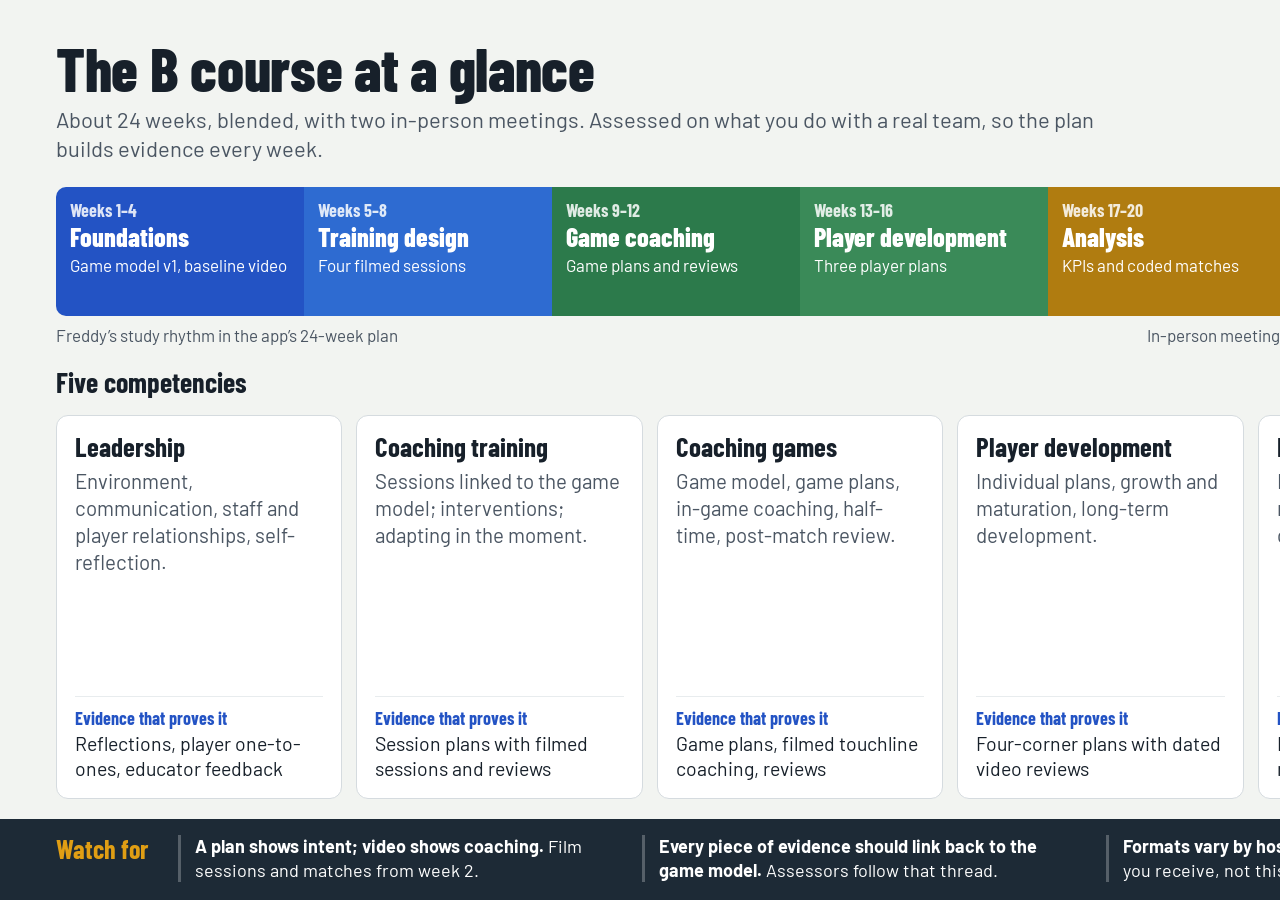
<file: diagrams-src/b-course-at-a-glance.html>
<!DOCTYPE html><html lang="en"><head><meta charset="utf-8"><title>The B course at a glance</title><link rel="stylesheet" href="diagram.css"></head><body>
<div class="hd"><div><h1>The B course at a glance</h1><p>About 24 weeks, blended, with two in-person meetings. Assessed on what you do with a real team, so the plan builds evidence every week.</p></div><div class="mod">Module 1<b>Coaching License Lab</b></div></div>
<div class="body"><div class="col" style="flex:1"><div style="display:flex"><div style="flex:1;background:#2353C4;color:#fff;padding:12px 14px;border-radius:10px 0 0 10px;"><div class="c" style="font-weight:700;font-size:18px;opacity:.85">Weeks 1–4</div><div class="c" style="font-weight:800;font-size:26px;line-height:1.05">Foundations</div><div style="font-size:17px;margin-top:4px">Game model v1, baseline video</div></div><div style="flex:1;background:#2E6BD1;color:#fff;padding:12px 14px;"><div class="c" style="font-weight:700;font-size:18px;opacity:.85">Weeks 5–8</div><div class="c" style="font-weight:800;font-size:26px;line-height:1.05">Training design</div><div style="font-size:17px;margin-top:4px">Four filmed sessions</div></div><div style="flex:1;background:#2C7A4B;color:#fff;padding:12px 14px;"><div class="c" style="font-weight:700;font-size:18px;opacity:.85">Weeks 9–12</div><div class="c" style="font-weight:800;font-size:26px;line-height:1.05">Game coaching</div><div style="font-size:17px;margin-top:4px">Game plans and reviews</div></div><div style="flex:1;background:#3A8A58;color:#fff;padding:12px 14px;"><div class="c" style="font-weight:700;font-size:18px;opacity:.85">Weeks 13–16</div><div class="c" style="font-weight:800;font-size:26px;line-height:1.05">Player development</div><div style="font-size:17px;margin-top:4px">Three player plans</div></div><div style="flex:1;background:#B07C10;color:#fff;padding:12px 14px;"><div class="c" style="font-weight:700;font-size:18px;opacity:.85">Weeks 17–20</div><div class="c" style="font-weight:800;font-size:26px;line-height:1.05">Analysis</div><div style="font-size:17px;margin-top:4px">KPIs and coded matches</div></div><div style="flex:1;background:#E09E14;color:#fff;padding:12px 14px;border-radius:0 10px 10px 0;"><div class="c" style="font-weight:700;font-size:18px;opacity:.85">Weeks 21–24</div><div class="c" style="font-weight:800;font-size:26px;line-height:1.05">Assessment readiness</div><div style="font-size:17px;margin-top:4px">Portfolio and mock interviews</div></div></div>
 <div style="display:flex;justify-content:space-between;font-size:17px;color:var(--ink2);margin-top:-6px"><span>Freddy’s study rhythm in the app’s 24-week plan</span><span>In-person meeting dates come from the host’s calendar</span></div>
 <div class="c" style="font-weight:700;font-size:28px;margin-top:4px">Five competencies</div><div style="display:flex;gap:14px;flex:1"><div class="box" style="flex:1;display:flex;flex-direction:column"><h3>Leadership</h3><p class="muted" style="flex:1;font-size:20.5px">Environment, communication, staff and player relationships, self-reflection.</p><div style="margin-top:10px;padding-top:10px;border-top:1px solid var(--rule2)"><div class="c" style="font-weight:700;font-size:18px;color:var(--blue)">Evidence that proves it</div><p style="font-size:19.5px">Reflections, player one-to-ones, educator feedback</p></div></div><div class="box" style="flex:1;display:flex;flex-direction:column"><h3>Coaching training</h3><p class="muted" style="flex:1;font-size:20.5px">Sessions linked to the game model; interventions; adapting in the moment.</p><div style="margin-top:10px;padding-top:10px;border-top:1px solid var(--rule2)"><div class="c" style="font-weight:700;font-size:18px;color:var(--blue)">Evidence that proves it</div><p style="font-size:19.5px">Session plans with filmed sessions and reviews</p></div></div><div class="box" style="flex:1;display:flex;flex-direction:column"><h3>Coaching games</h3><p class="muted" style="flex:1;font-size:20.5px">Game model, game plans, in-game coaching, half-time, post-match review.</p><div style="margin-top:10px;padding-top:10px;border-top:1px solid var(--rule2)"><div class="c" style="font-weight:700;font-size:18px;color:var(--blue)">Evidence that proves it</div><p style="font-size:19.5px">Game plans, filmed touchline coaching, reviews</p></div></div><div class="box" style="flex:1;display:flex;flex-direction:column"><h3>Player development</h3><p class="muted" style="flex:1;font-size:20.5px">Individual plans, growth and maturation, long-term development.</p><div style="margin-top:10px;padding-top:10px;border-top:1px solid var(--rule2)"><div class="c" style="font-weight:700;font-size:18px;color:var(--blue)">Evidence that proves it</div><p style="font-size:19.5px">Four-corner plans with dated video reviews</p></div></div><div class="box" style="flex:1;display:flex;flex-direction:column"><h3>Performance analysis</h3><p class="muted" style="flex:1;font-size:20.5px">KPIs that measure the game model; coding; video; changing training.</p><div style="margin-top:10px;padding-top:10px;border-top:1px solid var(--rule2)"><div class="c" style="font-weight:700;font-size:18px;color:var(--blue)">Evidence that proves it</div><p style="font-size:19.5px">KPI reports, team video meetings</p></div></div></div></div></div>
<div class="watch"><div class="lbl">Watch for</div><div class="items"><div><b>A plan shows intent; video shows coaching.</b> Film sessions and matches from week 2.</div><div><b>Every piece of evidence should link back to the game model.</b> Assessors follow that thread.</div><div><b>Formats vary by host and year.</b> Use the course guide you receive, not this summary, for dates and rubrics.</div></div></div>
</body></html>
</file>
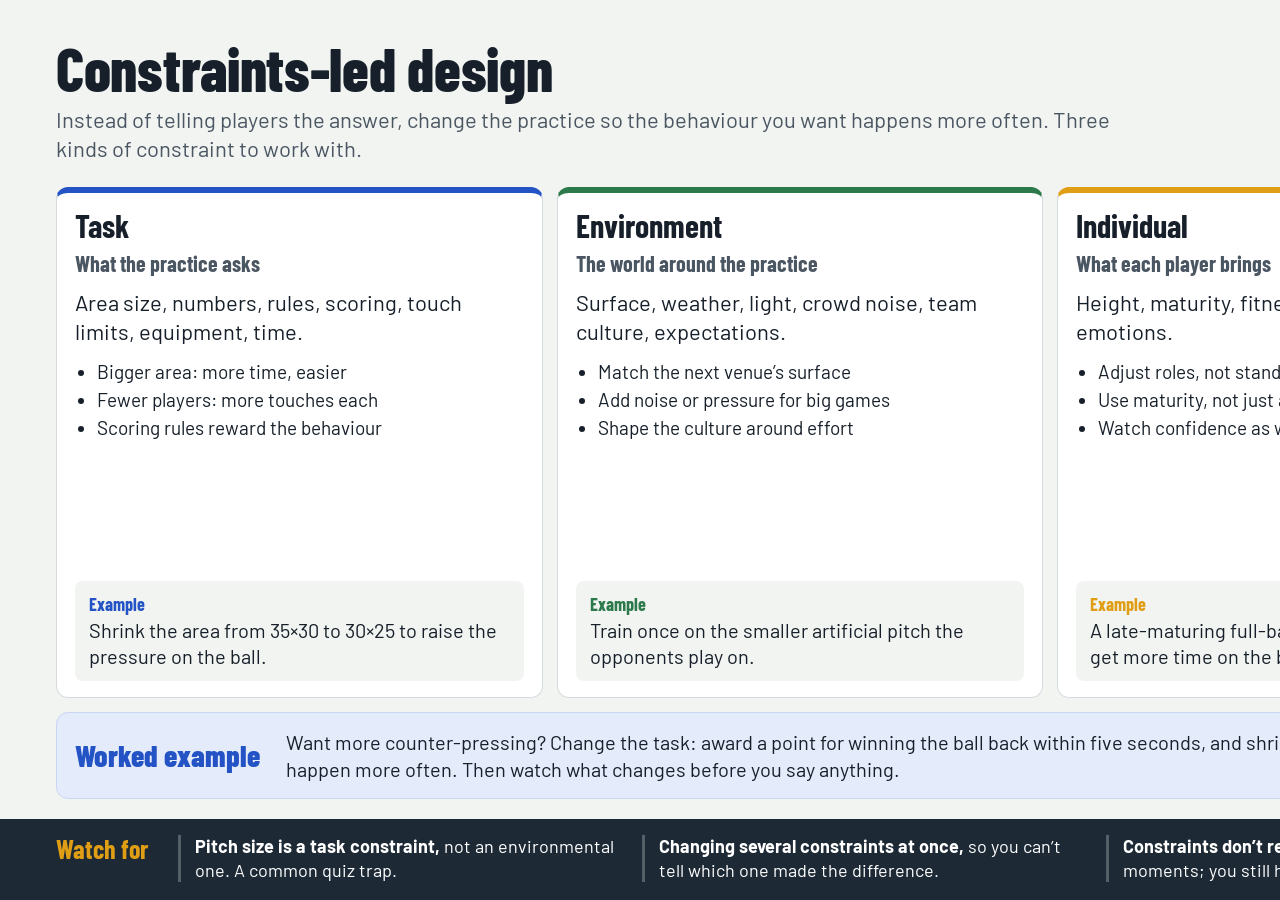
<file: diagrams-src/constraints-led.html>
<!DOCTYPE html><html lang="en"><head><meta charset="utf-8"><title>Constraints-led design</title><link rel="stylesheet" href="diagram.css"></head><body>
<div class="hd"><div><h1>Constraints-led design</h1><p>Instead of telling players the answer, change the practice so the behaviour you want happens more often. Three kinds of constraint to work with.</p></div><div class="mod">Module 3<b>Coaching License Lab</b></div></div>
<div class="body"><div class="col" style="flex:1"><div style="display:flex;gap:14px;flex:1"><div class="box" style="flex:1;border-top:6px solid #2353C4;display:flex;flex-direction:column"><h3 style="font-size:32px">Task</h3><div class="c" style="font-weight:700;font-size:22px;color:var(--ink2)">What the practice asks</div><p style="margin-top:10px;font-size:22px">Area size, numbers, rules, scoring, touch limits, equipment, time.</p><ul style="margin-top:10px;flex:1;font-size:20px;padding-left:22px"><li>Bigger area: more time, easier</li><li>Fewer players: more touches each</li><li>Scoring rules reward the behaviour</li></ul><div style="background:var(--board);border-radius:8px;padding:12px 14px;margin-top:12px"><div class="c" style="font-weight:700;font-size:18px;color:#2353C4">Example</div><p style="font-size:20px">Shrink the area from 35×30 to 30×25 to raise the pressure on the ball.</p></div></div><div class="box" style="flex:1;border-top:6px solid #2C7A4B;display:flex;flex-direction:column"><h3 style="font-size:32px">Environment</h3><div class="c" style="font-weight:700;font-size:22px;color:var(--ink2)">The world around the practice</div><p style="margin-top:10px;font-size:22px">Surface, weather, light, crowd noise, team culture, expectations.</p><ul style="margin-top:10px;flex:1;font-size:20px;padding-left:22px"><li>Match the next venue’s surface</li><li>Add noise or pressure for big games</li><li>Shape the culture around effort</li></ul><div style="background:var(--board);border-radius:8px;padding:12px 14px;margin-top:12px"><div class="c" style="font-weight:700;font-size:18px;color:#2C7A4B">Example</div><p style="font-size:20px">Train once on the smaller artificial pitch the opponents play on.</p></div></div><div class="box" style="flex:1;border-top:6px solid #E09E14;display:flex;flex-direction:column"><h3 style="font-size:32px">Individual</h3><div class="c" style="font-weight:700;font-size:22px;color:var(--ink2)">What each player brings</div><p style="margin-top:10px;font-size:22px">Height, maturity, fitness, skill, confidence, emotions.</p><ul style="margin-top:10px;flex:1;font-size:20px;padding-left:22px"><li>Adjust roles, not standards</li><li>Use maturity, not just age</li><li>Watch confidence as well as skill</li></ul><div style="background:var(--board);border-radius:8px;padding:12px 14px;margin-top:12px"><div class="c" style="font-weight:700;font-size:18px;color:#E09E14">Example</div><p style="font-size:20px">A late-maturing full-back plays as a neutral to get more time on the ball.</p></div></div></div>
 <div class="box" style="background:var(--blue-soft);border-color:#c9d6f3;display:flex;gap:26px;align-items:center"><div class="c" style="font-weight:800;font-size:30px;color:var(--blue);white-space:nowrap">Worked example</div><p style="font-size:20px">Want more counter-pressing? Change the task: award a point for winning the ball back within five seconds, and shrink the area so losses happen more often. Then watch what changes before you say anything.</p></div></div></div>
<div class="watch"><div class="lbl">Watch for</div><div class="items"><div><b>Pitch size is a task constraint,</b> not an environmental one. A common quiz trap.</div><div><b>Changing several constraints at once,</b> so you can’t tell which one made the difference.</div><div><b>Constraints don’t replace coaching.</b> They create the moments; you still help players read them.</div></div></div>
</body></html>
</file>
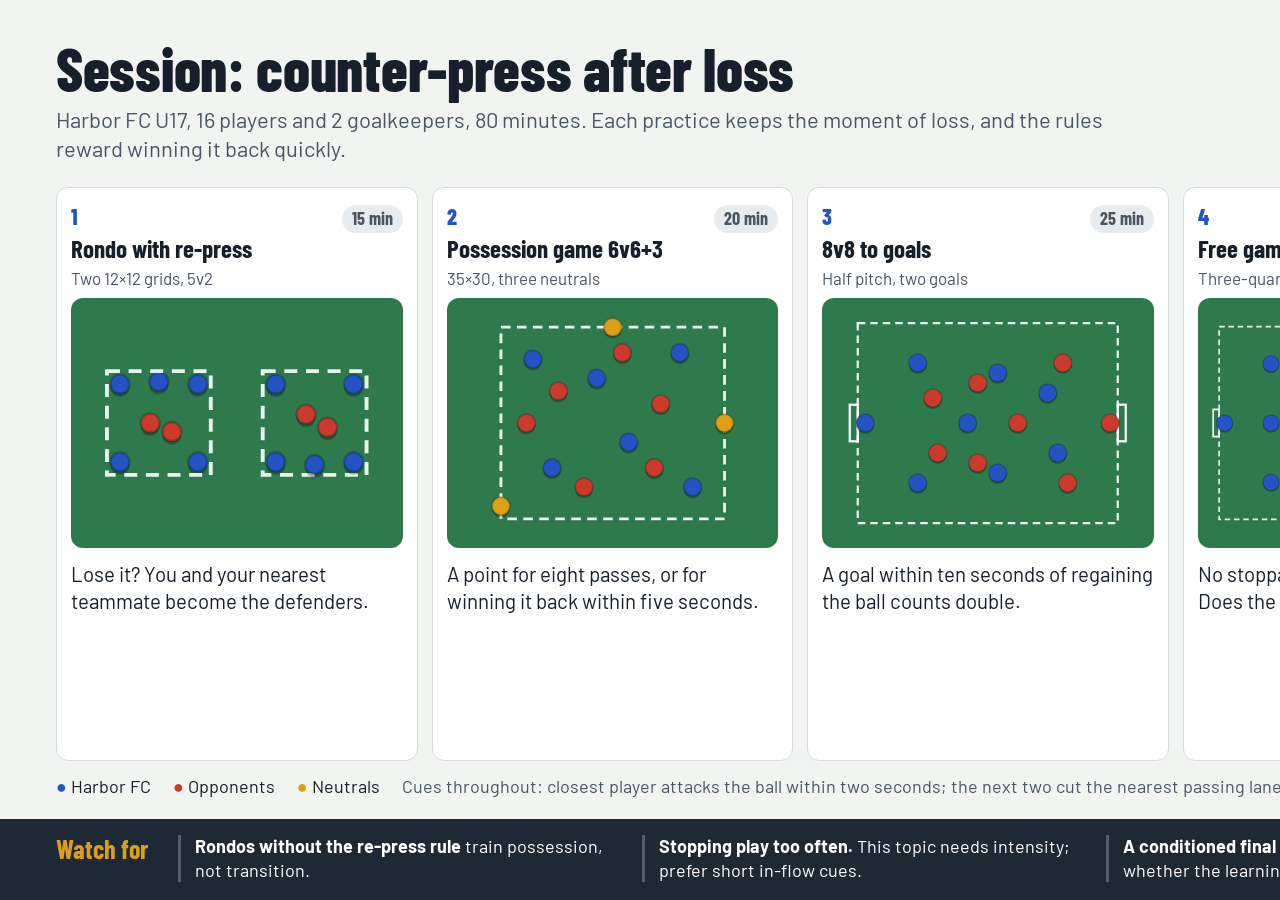
<file: diagrams-src/counter-press-session.html>
<!DOCTYPE html><html lang="en"><head><meta charset="utf-8"><title>Session: counter-press after loss</title><link rel="stylesheet" href="diagram.css"></head><body>
<div class="hd"><div><h1>Session: counter-press after loss</h1><p>Harbor FC U17, 16 players and 2 goalkeepers, 80 minutes. Each practice keeps the moment of loss, and the rules reward winning it back quickly.</p></div><div class="mod">Module 3<b>Coaching License Lab</b></div></div>
<div class="body"><div class="col" style="flex:1"><div style="display:flex;gap:14px;flex:1"><div class="box" style="flex:1;display:flex;flex-direction:column;padding:14px"><div style="display:flex;justify-content:space-between;align-items:baseline"><span class="c" style="font-weight:800;font-size:22px;color:var(--blue)">1</span><span class="tag">15 min</span></div><h3 style="font-size:25px;margin-top:2px">Rondo with re-press</h3><div class="small muted" style="margin-bottom:8px">Two 12×12 grids, 5v2</div><div class="pitch" style="height:250px;padding:10px"><svg viewBox="-3 -3 36 18" xmlns="http://www.w3.org/2000/svg" style="display:block;width:100%;height:100%"><circle cx="1.5" cy="1.9" r="1.1" fill="rgba(0,0,0,.25)"/><circle cx="1.5" cy="1.5" r="1.1" fill="#2353C4" stroke="rgba(0,0,0,.2)" stroke-width=".3"/><circle cx="10.5" cy="1.9" r="1.1" fill="rgba(0,0,0,.25)"/><circle cx="10.5" cy="1.5" r="1.1" fill="#2353C4" stroke="rgba(0,0,0,.2)" stroke-width=".3"/><circle cx="1.5" cy="10.9" r="1.1" fill="rgba(0,0,0,.25)"/><circle cx="1.5" cy="10.5" r="1.1" fill="#2353C4" stroke="rgba(0,0,0,.2)" stroke-width=".3"/><circle cx="10.5" cy="10.9" r="1.1" fill="rgba(0,0,0,.25)"/><circle cx="10.5" cy="10.5" r="1.1" fill="#2353C4" stroke="rgba(0,0,0,.2)" stroke-width=".3"/><circle cx="6" cy="1.6" r="1.1" fill="rgba(0,0,0,.25)"/><circle cx="6" cy="1.2" r="1.1" fill="#2353C4" stroke="rgba(0,0,0,.2)" stroke-width=".3"/><circle cx="5" cy="6.4" r="1.1" fill="rgba(0,0,0,.25)"/><circle cx="5" cy="6" r="1.1" fill="#CC3A2C" stroke="rgba(0,0,0,.2)" stroke-width=".3"/><circle cx="7.5" cy="7.4" r="1.1" fill="rgba(0,0,0,.25)"/><circle cx="7.5" cy="7" r="1.1" fill="#CC3A2C" stroke="rgba(0,0,0,.2)" stroke-width=".3"/><rect x="18" y="0" width="12" height="12" fill="none" stroke="rgba(255,255,255,.9)" stroke-width=".45" stroke-dasharray="1.5 1"/><rect x="0" y="0" width="12" height="12" fill="none" stroke="rgba(255,255,255,.9)" stroke-width=".45" stroke-dasharray="1.5 1"/><circle cx="19.5" cy="1.9" r="1.1" fill="rgba(0,0,0,.25)"/><circle cx="19.5" cy="1.5" r="1.1" fill="#2353C4" stroke="rgba(0,0,0,.2)" stroke-width=".3"/><circle cx="28.5" cy="1.9" r="1.1" fill="rgba(0,0,0,.25)"/><circle cx="28.5" cy="1.5" r="1.1" fill="#2353C4" stroke="rgba(0,0,0,.2)" stroke-width=".3"/><circle cx="19.5" cy="10.9" r="1.1" fill="rgba(0,0,0,.25)"/><circle cx="19.5" cy="10.5" r="1.1" fill="#2353C4" stroke="rgba(0,0,0,.2)" stroke-width=".3"/><circle cx="28.5" cy="10.9" r="1.1" fill="rgba(0,0,0,.25)"/><circle cx="28.5" cy="10.5" r="1.1" fill="#2353C4" stroke="rgba(0,0,0,.2)" stroke-width=".3"/><circle cx="24" cy="11.200000000000001" r="1.1" fill="rgba(0,0,0,.25)"/><circle cx="24" cy="10.8" r="1.1" fill="#2353C4" stroke="rgba(0,0,0,.2)" stroke-width=".3"/><circle cx="23" cy="5.4" r="1.1" fill="rgba(0,0,0,.25)"/><circle cx="23" cy="5" r="1.1" fill="#CC3A2C" stroke="rgba(0,0,0,.2)" stroke-width=".3"/><circle cx="25.5" cy="6.9" r="1.1" fill="rgba(0,0,0,.25)"/><circle cx="25.5" cy="6.5" r="1.1" fill="#CC3A2C" stroke="rgba(0,0,0,.2)" stroke-width=".3"/></svg></div><p style="font-size:20.5px;margin-top:12px">Lose it? You and your nearest teammate become the defenders.</p></div><div class="box" style="flex:1;display:flex;flex-direction:column;padding:14px"><div style="display:flex;justify-content:space-between;align-items:baseline"><span class="c" style="font-weight:800;font-size:22px;color:var(--blue)">2</span><span class="tag">20 min</span></div><h3 style="font-size:25px;margin-top:2px">Possession game 6v6+3</h3><div class="small muted" style="margin-bottom:8px">35×30, three neutrals</div><div class="pitch" style="height:250px;padding:10px"><svg viewBox="-3 -3 41 36" xmlns="http://www.w3.org/2000/svg" style="display:block;width:100%;height:100%"><rect x="0" y="0" width="35" height="30" fill="none" stroke="rgba(255,255,255,.9)" stroke-width=".45" stroke-dasharray="1.5 1"/><circle cx="5" cy="5.4" r="1.4" fill="rgba(0,0,0,.25)"/><circle cx="5" cy="5" r="1.4" fill="#2353C4" stroke="rgba(0,0,0,.2)" stroke-width=".3"/><circle cx="15" cy="8.4" r="1.4" fill="rgba(0,0,0,.25)"/><circle cx="15" cy="8" r="1.4" fill="#2353C4" stroke="rgba(0,0,0,.2)" stroke-width=".3"/><circle cx="28" cy="4.4" r="1.4" fill="rgba(0,0,0,.25)"/><circle cx="28" cy="4" r="1.4" fill="#2353C4" stroke="rgba(0,0,0,.2)" stroke-width=".3"/><circle cx="8" cy="22.4" r="1.4" fill="rgba(0,0,0,.25)"/><circle cx="8" cy="22" r="1.4" fill="#2353C4" stroke="rgba(0,0,0,.2)" stroke-width=".3"/><circle cx="20" cy="18.4" r="1.4" fill="rgba(0,0,0,.25)"/><circle cx="20" cy="18" r="1.4" fill="#2353C4" stroke="rgba(0,0,0,.2)" stroke-width=".3"/><circle cx="30" cy="25.4" r="1.4" fill="rgba(0,0,0,.25)"/><circle cx="30" cy="25" r="1.4" fill="#2353C4" stroke="rgba(0,0,0,.2)" stroke-width=".3"/><circle cx="9" cy="10.4" r="1.4" fill="rgba(0,0,0,.25)"/><circle cx="9" cy="10" r="1.4" fill="#CC3A2C" stroke="rgba(0,0,0,.2)" stroke-width=".3"/><circle cx="19" cy="4.4" r="1.4" fill="rgba(0,0,0,.25)"/><circle cx="19" cy="4" r="1.4" fill="#CC3A2C" stroke="rgba(0,0,0,.2)" stroke-width=".3"/><circle cx="25" cy="12.4" r="1.4" fill="rgba(0,0,0,.25)"/><circle cx="25" cy="12" r="1.4" fill="#CC3A2C" stroke="rgba(0,0,0,.2)" stroke-width=".3"/><circle cx="13" cy="25.4" r="1.4" fill="rgba(0,0,0,.25)"/><circle cx="13" cy="25" r="1.4" fill="#CC3A2C" stroke="rgba(0,0,0,.2)" stroke-width=".3"/><circle cx="24" cy="22.4" r="1.4" fill="rgba(0,0,0,.25)"/><circle cx="24" cy="22" r="1.4" fill="#CC3A2C" stroke="rgba(0,0,0,.2)" stroke-width=".3"/><circle cx="4" cy="15.4" r="1.4" fill="rgba(0,0,0,.25)"/><circle cx="4" cy="15" r="1.4" fill="#CC3A2C" stroke="rgba(0,0,0,.2)" stroke-width=".3"/><circle cx="17.5" cy="0.4" r="1.4" fill="rgba(0,0,0,.25)"/><circle cx="17.5" cy="0" r="1.4" fill="#E09E14" stroke="rgba(0,0,0,.2)" stroke-width=".3"/><circle cx="0" cy="28.4" r="1.4" fill="rgba(0,0,0,.25)"/><circle cx="0" cy="28" r="1.4" fill="#E09E14" stroke="rgba(0,0,0,.2)" stroke-width=".3"/><circle cx="35" cy="15.4" r="1.4" fill="rgba(0,0,0,.25)"/><circle cx="35" cy="15" r="1.4" fill="#E09E14" stroke="rgba(0,0,0,.2)" stroke-width=".3"/></svg></div><p style="font-size:20.5px;margin-top:12px">A point for eight passes, or for winning it back within five seconds.</p></div><div class="box" style="flex:1;display:flex;flex-direction:column;padding:14px"><div style="display:flex;justify-content:space-between;align-items:baseline"><span class="c" style="font-weight:800;font-size:22px;color:var(--blue)">3</span><span class="tag">25 min</span></div><h3 style="font-size:25px;margin-top:2px">8v8 to goals</h3><div class="small muted" style="margin-bottom:8px">Half pitch, two goals</div><div class="pitch" style="height:250px;padding:10px"><svg viewBox="-3 -3 58 46" xmlns="http://www.w3.org/2000/svg" style="display:block;width:100%;height:100%"><rect x="0" y="0" width="52" height="40" fill="none" stroke="rgba(255,255,255,.9)" stroke-width=".45" stroke-dasharray="1.5 1"/><rect x="-1.6" y="16.34" width="1.6" height="7.32" fill="none" stroke="#fff" stroke-width=".45"/><rect x="52" y="16.34" width="1.6" height="7.32" fill="none" stroke="#fff" stroke-width=".45"/><circle cx="1.5" cy="20.4" r="1.8" fill="rgba(0,0,0,.25)"/><circle cx="1.5" cy="20" r="1.8" fill="#2353C4" stroke="rgba(0,0,0,.2)" stroke-width=".3"/><circle cx="12" cy="8.4" r="1.8" fill="rgba(0,0,0,.25)"/><circle cx="12" cy="8" r="1.8" fill="#2353C4" stroke="rgba(0,0,0,.2)" stroke-width=".3"/><circle cx="12" cy="32.4" r="1.8" fill="rgba(0,0,0,.25)"/><circle cx="12" cy="32" r="1.8" fill="#2353C4" stroke="rgba(0,0,0,.2)" stroke-width=".3"/><circle cx="22" cy="20.4" r="1.8" fill="rgba(0,0,0,.25)"/><circle cx="22" cy="20" r="1.8" fill="#2353C4" stroke="rgba(0,0,0,.2)" stroke-width=".3"/><circle cx="28" cy="10.4" r="1.8" fill="rgba(0,0,0,.25)"/><circle cx="28" cy="10" r="1.8" fill="#2353C4" stroke="rgba(0,0,0,.2)" stroke-width=".3"/><circle cx="28" cy="30.4" r="1.8" fill="rgba(0,0,0,.25)"/><circle cx="28" cy="30" r="1.8" fill="#2353C4" stroke="rgba(0,0,0,.2)" stroke-width=".3"/><circle cx="38" cy="14.4" r="1.8" fill="rgba(0,0,0,.25)"/><circle cx="38" cy="14" r="1.8" fill="#2353C4" stroke="rgba(0,0,0,.2)" stroke-width=".3"/><circle cx="40" cy="26.4" r="1.8" fill="rgba(0,0,0,.25)"/><circle cx="40" cy="26" r="1.8" fill="#2353C4" stroke="rgba(0,0,0,.2)" stroke-width=".3"/><circle cx="50.5" cy="20.4" r="1.8" fill="rgba(0,0,0,.25)"/><circle cx="50.5" cy="20" r="1.8" fill="#CC3A2C" stroke="rgba(0,0,0,.2)" stroke-width=".3"/><circle cx="41" cy="8.4" r="1.8" fill="rgba(0,0,0,.25)"/><circle cx="41" cy="8" r="1.8" fill="#CC3A2C" stroke="rgba(0,0,0,.2)" stroke-width=".3"/><circle cx="42" cy="32.4" r="1.8" fill="rgba(0,0,0,.25)"/><circle cx="42" cy="32" r="1.8" fill="#CC3A2C" stroke="rgba(0,0,0,.2)" stroke-width=".3"/><circle cx="32" cy="20.4" r="1.8" fill="rgba(0,0,0,.25)"/><circle cx="32" cy="20" r="1.8" fill="#CC3A2C" stroke="rgba(0,0,0,.2)" stroke-width=".3"/><circle cx="24" cy="12.4" r="1.8" fill="rgba(0,0,0,.25)"/><circle cx="24" cy="12" r="1.8" fill="#CC3A2C" stroke="rgba(0,0,0,.2)" stroke-width=".3"/><circle cx="24" cy="28.4" r="1.8" fill="rgba(0,0,0,.25)"/><circle cx="24" cy="28" r="1.8" fill="#CC3A2C" stroke="rgba(0,0,0,.2)" stroke-width=".3"/><circle cx="15" cy="15.4" r="1.8" fill="rgba(0,0,0,.25)"/><circle cx="15" cy="15" r="1.8" fill="#CC3A2C" stroke="rgba(0,0,0,.2)" stroke-width=".3"/><circle cx="16" cy="26.4" r="1.8" fill="rgba(0,0,0,.25)"/><circle cx="16" cy="26" r="1.8" fill="#CC3A2C" stroke="rgba(0,0,0,.2)" stroke-width=".3"/></svg></div><p style="font-size:20.5px;margin-top:12px">A goal within ten seconds of regaining the ball counts double.</p></div><div class="box" style="flex:1;display:flex;flex-direction:column;padding:14px"><div style="display:flex;justify-content:space-between;align-items:baseline"><span class="c" style="font-weight:800;font-size:22px;color:var(--blue)">4</span><span class="tag">20 min</span></div><h3 style="font-size:25px;margin-top:2px">Free game 9v9</h3><div class="small muted" style="margin-bottom:8px">Three-quarter pitch</div><div class="pitch" style="height:250px;padding:10px"><svg viewBox="-3 -3 84 58" xmlns="http://www.w3.org/2000/svg" style="display:block;width:100%;height:100%"><rect x="0" y="0" width="78" height="52" fill="none" stroke="rgba(255,255,255,.9)" stroke-width=".45" stroke-dasharray="1.5 1"/><rect x="-1.6" y="22.34" width="1.6" height="7.32" fill="none" stroke="#fff" stroke-width=".45"/><rect x="78" y="22.34" width="1.6" height="7.32" fill="none" stroke="#fff" stroke-width=".45"/><circle cx="1.5" cy="26.4" r="2.2" fill="rgba(0,0,0,.25)"/><circle cx="1.5" cy="26" r="2.2" fill="#2353C4" stroke="rgba(0,0,0,.2)" stroke-width=".3"/><circle cx="14" cy="10.4" r="2.2" fill="rgba(0,0,0,.25)"/><circle cx="14" cy="10" r="2.2" fill="#2353C4" stroke="rgba(0,0,0,.2)" stroke-width=".3"/><circle cx="14" cy="26.4" r="2.2" fill="rgba(0,0,0,.25)"/><circle cx="14" cy="26" r="2.2" fill="#2353C4" stroke="rgba(0,0,0,.2)" stroke-width=".3"/><circle cx="14" cy="42.4" r="2.2" fill="rgba(0,0,0,.25)"/><circle cx="14" cy="42" r="2.2" fill="#2353C4" stroke="rgba(0,0,0,.2)" stroke-width=".3"/><circle cx="30" cy="17.4" r="2.2" fill="rgba(0,0,0,.25)"/><circle cx="30" cy="17" r="2.2" fill="#2353C4" stroke="rgba(0,0,0,.2)" stroke-width=".3"/><circle cx="30" cy="35.4" r="2.2" fill="rgba(0,0,0,.25)"/><circle cx="30" cy="35" r="2.2" fill="#2353C4" stroke="rgba(0,0,0,.2)" stroke-width=".3"/><circle cx="46" cy="8.4" r="2.2" fill="rgba(0,0,0,.25)"/><circle cx="46" cy="8" r="2.2" fill="#2353C4" stroke="rgba(0,0,0,.2)" stroke-width=".3"/><circle cx="48" cy="26.4" r="2.2" fill="rgba(0,0,0,.25)"/><circle cx="48" cy="26" r="2.2" fill="#2353C4" stroke="rgba(0,0,0,.2)" stroke-width=".3"/><circle cx="46" cy="44.4" r="2.2" fill="rgba(0,0,0,.25)"/><circle cx="46" cy="44" r="2.2" fill="#2353C4" stroke="rgba(0,0,0,.2)" stroke-width=".3"/><circle cx="76.5" cy="26.4" r="2.2" fill="rgba(0,0,0,.25)"/><circle cx="76.5" cy="26" r="2.2" fill="#CC3A2C" stroke="rgba(0,0,0,.2)" stroke-width=".3"/><circle cx="64" cy="10.4" r="2.2" fill="rgba(0,0,0,.25)"/><circle cx="64" cy="10" r="2.2" fill="#CC3A2C" stroke="rgba(0,0,0,.2)" stroke-width=".3"/><circle cx="64" cy="26.4" r="2.2" fill="rgba(0,0,0,.25)"/><circle cx="64" cy="26" r="2.2" fill="#CC3A2C" stroke="rgba(0,0,0,.2)" stroke-width=".3"/><circle cx="64" cy="42.4" r="2.2" fill="rgba(0,0,0,.25)"/><circle cx="64" cy="42" r="2.2" fill="#CC3A2C" stroke="rgba(0,0,0,.2)" stroke-width=".3"/><circle cx="50" cy="17.4" r="2.2" fill="rgba(0,0,0,.25)"/><circle cx="50" cy="17" r="2.2" fill="#CC3A2C" stroke="rgba(0,0,0,.2)" stroke-width=".3"/><circle cx="50" cy="35.4" r="2.2" fill="rgba(0,0,0,.25)"/><circle cx="50" cy="35" r="2.2" fill="#CC3A2C" stroke="rgba(0,0,0,.2)" stroke-width=".3"/><circle cx="34" cy="8.4" r="2.2" fill="rgba(0,0,0,.25)"/><circle cx="34" cy="8" r="2.2" fill="#CC3A2C" stroke="rgba(0,0,0,.2)" stroke-width=".3"/><circle cx="32" cy="26.4" r="2.2" fill="rgba(0,0,0,.25)"/><circle cx="32" cy="26" r="2.2" fill="#CC3A2C" stroke="rgba(0,0,0,.2)" stroke-width=".3"/><circle cx="34" cy="44.4" r="2.2" fill="rgba(0,0,0,.25)"/><circle cx="34" cy="44" r="2.2" fill="#CC3A2C" stroke="rgba(0,0,0,.2)" stroke-width=".3"/></svg></div><p style="font-size:20.5px;margin-top:12px">No stoppages. In-flow cues only. Does the counter-press appear?</p></div></div>
 <div style="display:flex;gap:22px;font-size:18px;align-items:center"><span><b style="color:#2353C4">●</b> Harbor FC</span><span><b style="color:#CC3A2C">●</b> Opponents</span><span><b style="color:#E09E14">●</b> Neutrals</span><span class="muted">Cues throughout: closest player attacks the ball within two seconds; the next two cut the nearest passing lanes; recover centrally if beaten.</span></div></div></div>
<div class="watch"><div class="lbl">Watch for</div><div class="items"><div><b>Rondos without the re-press rule</b> train possession, not transition.</div><div><b>Stopping play too often.</b> This topic needs intensity; prefer short in-flow cues.</div><div><b>A conditioned final game.</b> Keep it free, so it shows whether the learning transfers.</div></div></div>
</body></html>
</file>
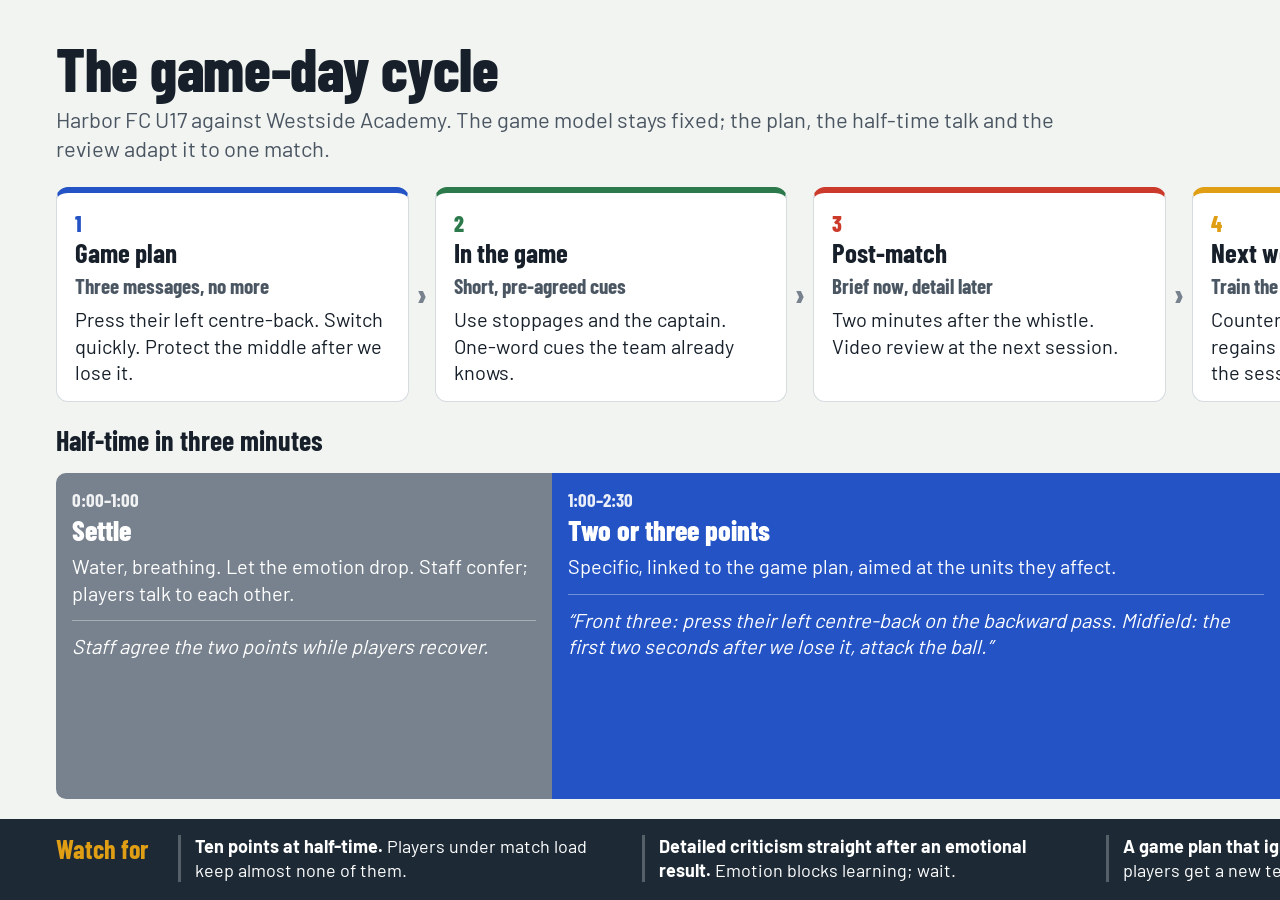
<file: diagrams-src/game-day-cycle.html>
<!DOCTYPE html><html lang="en"><head><meta charset="utf-8"><title>The game-day cycle</title><link rel="stylesheet" href="diagram.css"></head><body>
<div class="hd"><div><h1>The game-day cycle</h1><p>Harbor FC U17 against Westside Academy. The game model stays fixed; the plan, the half-time talk and the review adapt it to one match.</p></div><div class="mod">Module 5<b>Coaching License Lab</b></div></div>
<div class="body"><div class="col" style="flex:1"><div style="display:flex;gap:8px"><div class="box" style="flex:1;border-top:6px solid #2353C4"><div class="c" style="font-weight:800;font-size:22px;color:#2353C4">1</div><h3>Game plan</h3><div class="c" style="font-weight:700;font-size:21px;color:var(--ink2);margin-bottom:6px">Three messages, no more</div><p style="font-size:20px">Press their left centre-back. Switch quickly. Protect the middle after we lose it.</p></div><div class="arrow">›</div><div class="box" style="flex:1;border-top:6px solid #2C7A4B"><div class="c" style="font-weight:800;font-size:22px;color:#2C7A4B">2</div><h3>In the game</h3><div class="c" style="font-weight:700;font-size:21px;color:var(--ink2);margin-bottom:6px">Short, pre-agreed cues</div><p style="font-size:20px">Use stoppages and the captain. One-word cues the team already knows.</p></div><div class="arrow">›</div><div class="box" style="flex:1;border-top:6px solid #CC3A2C"><div class="c" style="font-weight:800;font-size:22px;color:#CC3A2C">3</div><h3>Post-match</h3><div class="c" style="font-weight:700;font-size:21px;color:var(--ink2);margin-bottom:6px">Brief now, detail later</div><p style="font-size:20px">Two minutes after the whistle. Video review at the next session.</p></div><div class="arrow">›</div><div class="box" style="flex:1;border-top:6px solid #E09E14"><div class="c" style="font-weight:800;font-size:22px;color:#E09E14">4</div><h3>Next week</h3><div class="c" style="font-weight:700;font-size:21px;color:var(--ink2);margin-bottom:6px">Train the problem</div><p style="font-size:20px">Counter-press after loss: 6 of 41 regains within 5 seconds becomes the session topic.</p></div></div>
 <div class="c" style="font-weight:700;font-size:28px;margin-top:6px">Half-time in three minutes</div><div style="display:flex;flex:1"><div style="flex:60;background:#77828E;color:#fff;padding:14px 16px;border-radius:10px 0 0 10px;"><div class="c" style="font-weight:700;font-size:19px;opacity:.9">0:00–1:00</div><div class="c" style="font-weight:800;font-size:28px">Settle</div><div style="font-size:20px;margin-top:4px">Water, breathing. Let the emotion drop. Staff confer; players talk to each other.</div><div style="font-size:20px;margin-top:14px;padding-top:12px;border-top:1px solid rgba(255,255,255,.35);font-style:italic">Staff agree the two points while players recover.</div></div><div style="flex:90;background:#2353C4;color:#fff;padding:14px 16px;"><div class="c" style="font-weight:700;font-size:19px;opacity:.9">1:00–2:30</div><div class="c" style="font-weight:800;font-size:28px">Two or three points</div><div style="font-size:20px;margin-top:4px">Specific, linked to the game plan, aimed at the units they affect.</div><div style="font-size:20px;margin-top:14px;padding-top:12px;border-top:1px solid rgba(255,255,255,.35);font-style:italic">“Front three: press their left centre-back on the backward pass. Midfield: the first two seconds after we lose it, attack the ball.”</div></div><div style="flex:30;background:#E09E14;color:#fff;padding:14px 16px;border-radius:0 10px 10px 0;"><div class="c" style="font-weight:700;font-size:19px;opacity:.9">2:30–3:00</div><div class="c" style="font-weight:800;font-size:28px">One message</div><div style="font-size:20px;margin-top:4px">The single thing every player takes back out.</div><div style="font-size:20px;margin-top:14px;padding-top:12px;border-top:1px solid rgba(255,255,255,.35);font-style:italic">“Win it back in five seconds.”</div></div></div></div></div>
<div class="watch"><div class="lbl">Watch for</div><div class="items"><div><b>Ten points at half-time.</b> Players under match load keep almost none of them.</div><div><b>Detailed criticism straight after an emotional result.</b> Emotion blocks learning; wait.</div><div><b>A game plan that ignores the game model,</b> so players get a new team every week.</div></div></div>
</body></html>
</file>
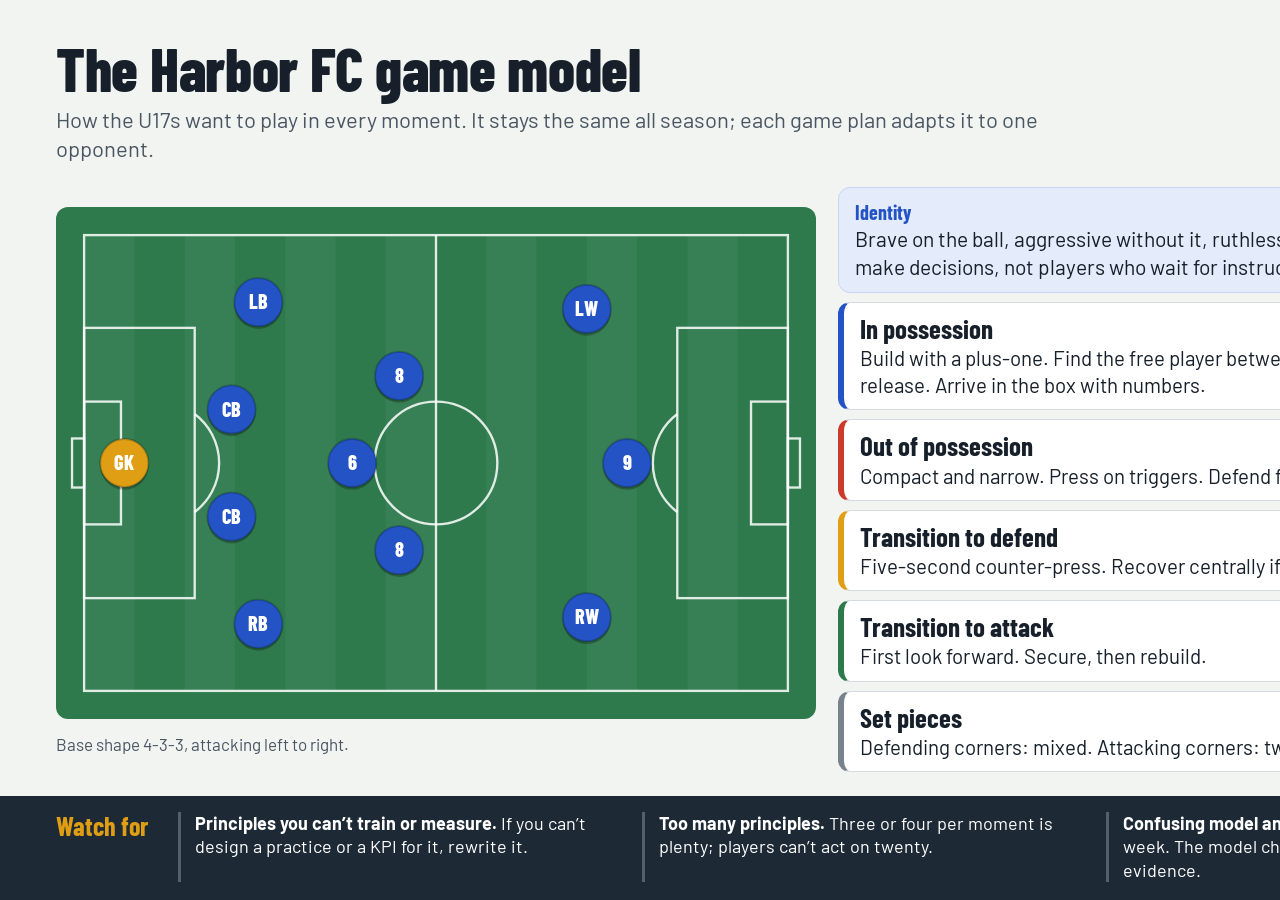
<file: diagrams-src/game-model.html>
<!DOCTYPE html><html lang="en"><head><meta charset="utf-8"><title>The Harbor FC game model</title><link rel="stylesheet" href="diagram.css"></head><body>
<div class="hd"><div><h1>The Harbor FC game model</h1><p>How the U17s want to play in every moment. It stays the same all season; each game plan adapts it to one opponent.</p></div><div class="mod">Module 2<b>Coaching License Lab</b></div></div>
<div class="body"><div class="col" style="width:760px;justify-content:center"><div class="pitch"><svg viewBox="-3 -3 111 74" xmlns="http://www.w3.org/2000/svg"><rect x="0" y="0" width="7.5" height="68" fill="rgba(255,255,255,.045)"/><rect x="15" y="0" width="7.5" height="68" fill="rgba(255,255,255,.045)"/><rect x="30" y="0" width="7.5" height="68" fill="rgba(255,255,255,.045)"/><rect x="45" y="0" width="7.5" height="68" fill="rgba(255,255,255,.045)"/><rect x="60" y="0" width="7.5" height="68" fill="rgba(255,255,255,.045)"/><rect x="75" y="0" width="7.5" height="68" fill="rgba(255,255,255,.045)"/><rect x="90" y="0" width="7.5" height="68" fill="rgba(255,255,255,.045)"/><g fill="none" stroke="rgba(255,255,255,.85)" stroke-width=".35">
<rect x="0" y="0" width="105" height="68"/><line x1="52.5" y1="0" x2="52.5" y2="68"/><circle cx="52.5" cy="34" r="9.15"/>
<rect x="0" y="13.84" width="16.5" height="40.32"/><rect x="88.5" y="13.84" width="16.5" height="40.32"/>
<rect x="0" y="24.84" width="5.5" height="18.32"/><rect x="99.5" y="24.84" width="5.5" height="18.32"/>
<path d="M16.5 26.69 A9.15 9.15 0 0 1 16.5 41.31"/><path d="M88.5 26.69 A9.15 9.15 0 0 0 88.5 41.31"/>
<rect x="-1.8" y="30.34" width="1.8" height="7.32"/><rect x="105" y="30.34" width="1.8" height="7.32"/></g><circle cx="6" cy="34.4" r="3.6" fill="rgba(0,0,0,.25)"/><circle cx="6" cy="34" r="3.6" fill="#E09E14" stroke="rgba(0,0,0,.2)" stroke-width=".3"/><text x="6" y="35.08" text-anchor="middle" font-family="BC" font-weight="800" font-size="3.0" fill="#fff">GK</text><circle cx="26" cy="10.4" r="3.6" fill="rgba(0,0,0,.25)"/><circle cx="26" cy="10" r="3.6" fill="#2353C4" stroke="rgba(0,0,0,.2)" stroke-width=".3"/><text x="26" y="11.08" text-anchor="middle" font-family="BC" font-weight="800" font-size="3.0" fill="#fff">LB</text><circle cx="22" cy="26.4" r="3.6" fill="rgba(0,0,0,.25)"/><circle cx="22" cy="26" r="3.6" fill="#2353C4" stroke="rgba(0,0,0,.2)" stroke-width=".3"/><text x="22" y="27.08" text-anchor="middle" font-family="BC" font-weight="800" font-size="3.0" fill="#fff">CB</text><circle cx="22" cy="42.4" r="3.6" fill="rgba(0,0,0,.25)"/><circle cx="22" cy="42" r="3.6" fill="#2353C4" stroke="rgba(0,0,0,.2)" stroke-width=".3"/><text x="22" y="43.08" text-anchor="middle" font-family="BC" font-weight="800" font-size="3.0" fill="#fff">CB</text><circle cx="26" cy="58.4" r="3.6" fill="rgba(0,0,0,.25)"/><circle cx="26" cy="58" r="3.6" fill="#2353C4" stroke="rgba(0,0,0,.2)" stroke-width=".3"/><text x="26" y="59.08" text-anchor="middle" font-family="BC" font-weight="800" font-size="3.0" fill="#fff">RB</text><circle cx="40" cy="34.4" r="3.6" fill="rgba(0,0,0,.25)"/><circle cx="40" cy="34" r="3.6" fill="#2353C4" stroke="rgba(0,0,0,.2)" stroke-width=".3"/><text x="40" y="35.08" text-anchor="middle" font-family="BC" font-weight="800" font-size="3.0" fill="#fff">6</text><circle cx="47" cy="21.4" r="3.6" fill="rgba(0,0,0,.25)"/><circle cx="47" cy="21" r="3.6" fill="#2353C4" stroke="rgba(0,0,0,.2)" stroke-width=".3"/><text x="47" y="22.08" text-anchor="middle" font-family="BC" font-weight="800" font-size="3.0" fill="#fff">8</text><circle cx="47" cy="47.4" r="3.6" fill="rgba(0,0,0,.25)"/><circle cx="47" cy="47" r="3.6" fill="#2353C4" stroke="rgba(0,0,0,.2)" stroke-width=".3"/><text x="47" y="48.08" text-anchor="middle" font-family="BC" font-weight="800" font-size="3.0" fill="#fff">8</text><circle cx="75" cy="11.4" r="3.6" fill="rgba(0,0,0,.25)"/><circle cx="75" cy="11" r="3.6" fill="#2353C4" stroke="rgba(0,0,0,.2)" stroke-width=".3"/><text x="75" y="12.08" text-anchor="middle" font-family="BC" font-weight="800" font-size="3.0" fill="#fff">LW</text><circle cx="81" cy="34.4" r="3.6" fill="rgba(0,0,0,.25)"/><circle cx="81" cy="34" r="3.6" fill="#2353C4" stroke="rgba(0,0,0,.2)" stroke-width=".3"/><text x="81" y="35.08" text-anchor="middle" font-family="BC" font-weight="800" font-size="3.0" fill="#fff">9</text><circle cx="75" cy="57.4" r="3.6" fill="rgba(0,0,0,.25)"/><circle cx="75" cy="57" r="3.6" fill="#2353C4" stroke="rgba(0,0,0,.2)" stroke-width=".3"/><text x="75" y="58.08" text-anchor="middle" font-family="BC" font-weight="800" font-size="3.0" fill="#fff">RW</text></svg></div><div class="small muted">Base shape 4-3-3, attacking left to right.</div></div>
 <div class="col" style="flex:1;gap:9px"><div class="box" style="background:var(--blue-soft);border-color:#c9d6f3;padding:11px 16px"><div class="c" style="font-weight:700;font-size:20px;color:var(--blue)">Identity</div><p style="font-size:21px">Brave on the ball, aggressive without it, ruthless in transition. Players who make decisions, not players who wait for instructions.</p></div><div class="box" style="border-left:6px solid #2353C4;padding:11px 16px"><h3 style="font-size:27px;margin-bottom:2px">In possession</h3><p style="font-size:20.5px">Build with a plus-one. Find the free player between the lines. Attract to release. Arrive in the box with numbers.</p></div><div class="box" style="border-left:6px solid #CC3A2C;padding:11px 16px"><h3 style="font-size:27px;margin-bottom:2px">Out of possession</h3><p style="font-size:20.5px">Compact and narrow. Press on triggers. Defend forward.</p></div><div class="box" style="border-left:6px solid #E09E14;padding:11px 16px"><h3 style="font-size:27px;margin-bottom:2px">Transition to defend</h3><p style="font-size:20.5px">Five-second counter-press. Recover centrally if the press is broken.</p></div><div class="box" style="border-left:6px solid #2C7A4B;padding:11px 16px"><h3 style="font-size:27px;margin-bottom:2px">Transition to attack</h3><p style="font-size:20.5px">First look forward. Secure, then rebuild.</p></div><div class="box" style="border-left:6px solid #77828E;padding:11px 16px"><h3 style="font-size:27px;margin-bottom:2px">Set pieces</h3><p style="font-size:20.5px">Defending corners: mixed. Attacking corners: two routines.</p></div></div></div>
<div class="watch"><div class="lbl">Watch for</div><div class="items"><div><b>Principles you can’t train or measure.</b> If you can’t design a practice or a KPI for it, rewrite it.</div><div><b>Too many principles.</b> Three or four per moment is plenty; players can’t act on twenty.</div><div><b>Confusing model and plan.</b> The plan changes each week. The model changes only after a season’s evidence.</div></div></div>
</body></html>
</file>
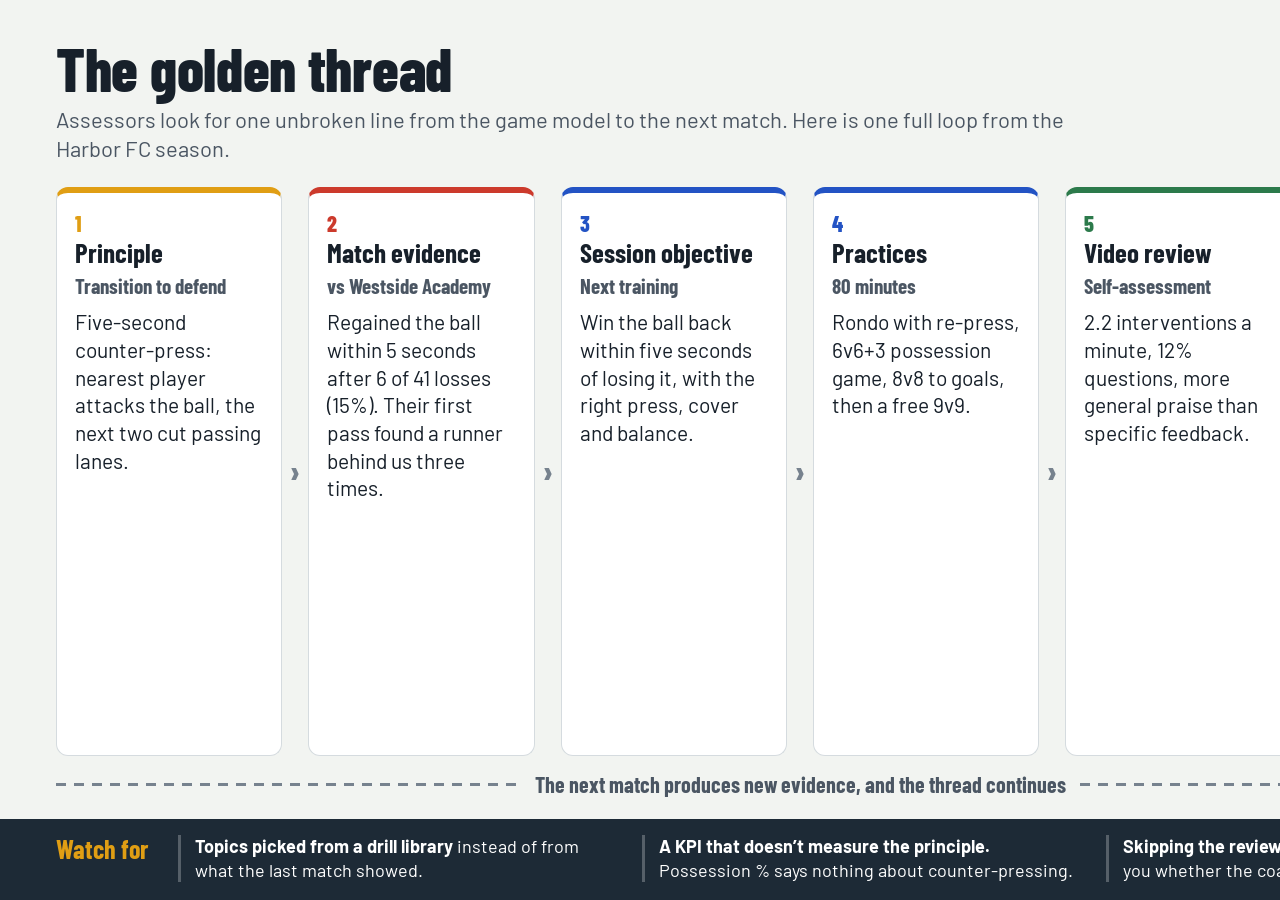
<file: diagrams-src/golden-thread.html>
<!DOCTYPE html><html lang="en"><head><meta charset="utf-8"><title>The golden thread</title><link rel="stylesheet" href="diagram.css"></head><body>
<div class="hd"><div><h1>The golden thread</h1><p>Assessors look for one unbroken line from the game model to the next match. Here is one full loop from the Harbor FC season.</p></div><div class="mod">Module 3<b>Coaching License Lab</b></div></div>
<div class="body"><div class="col" style="flex:1"><div style="display:flex;gap:8px;flex:1"><div class="box" style="flex:1;border-top:6px solid #E09E14;display:flex;flex-direction:column"><div class="c" style="font-weight:800;font-size:22px;color:#E09E14">1</div><h3>Principle</h3><div class="c" style="font-weight:700;font-size:21px;color:var(--ink2);margin-bottom:8px">Transition to defend</div><p style="font-size:21px">Five-second counter-press: nearest player attacks the ball, the next two cut passing lanes.</p></div><div class="arrow">›</div><div class="box" style="flex:1;border-top:6px solid #CC3A2C;display:flex;flex-direction:column"><div class="c" style="font-weight:800;font-size:22px;color:#CC3A2C">2</div><h3>Match evidence</h3><div class="c" style="font-weight:700;font-size:21px;color:var(--ink2);margin-bottom:8px">vs Westside Academy</div><p style="font-size:21px">Regained the ball within 5 seconds after 6 of 41 losses (15%). Their first pass found a runner behind us three times.</p></div><div class="arrow">›</div><div class="box" style="flex:1;border-top:6px solid #2353C4;display:flex;flex-direction:column"><div class="c" style="font-weight:800;font-size:22px;color:#2353C4">3</div><h3>Session objective</h3><div class="c" style="font-weight:700;font-size:21px;color:var(--ink2);margin-bottom:8px">Next training</div><p style="font-size:21px">Win the ball back within five seconds of losing it, with the right press, cover and balance.</p></div><div class="arrow">›</div><div class="box" style="flex:1;border-top:6px solid #2353C4;display:flex;flex-direction:column"><div class="c" style="font-weight:800;font-size:22px;color:#2353C4">4</div><h3>Practices</h3><div class="c" style="font-weight:700;font-size:21px;color:var(--ink2);margin-bottom:8px">80 minutes</div><p style="font-size:21px">Rondo with re-press, 6v6+3 possession game, 8v8 to goals, then a free 9v9.</p></div><div class="arrow">›</div><div class="box" style="flex:1;border-top:6px solid #2C7A4B;display:flex;flex-direction:column"><div class="c" style="font-weight:800;font-size:22px;color:#2C7A4B">5</div><h3>Video review</h3><div class="c" style="font-weight:700;font-size:21px;color:var(--ink2);margin-bottom:8px">Self-assessment</div><p style="font-size:21px">2.2 interventions a minute, 12% questions, more general praise than specific feedback.</p></div><div class="arrow">›</div><div class="box" style="flex:1;border-top:6px solid #E09E14;display:flex;flex-direction:column"><div class="c" style="font-weight:800;font-size:22px;color:#E09E14">6</div><h3>Next match KPI</h3><div class="c" style="font-weight:700;font-size:21px;color:var(--ink2);margin-bottom:8px">Target</div><p style="font-size:21px">Regains within 5 seconds: from 15% toward 30%. Then the loop starts again.</p></div></div>
 <div style="display:flex;align-items:center;gap:14px"><div style="flex:1;height:3px;background:repeating-linear-gradient(90deg,var(--ink3) 0 10px,transparent 10px 18px)"></div><span class="c" style="font-weight:700;font-size:22px;color:var(--ink2)">The next match produces new evidence, and the thread continues</span><div style="flex:1;height:3px;background:repeating-linear-gradient(90deg,var(--ink3) 0 10px,transparent 10px 18px)"></div></div></div></div>
<div class="watch"><div class="lbl">Watch for</div><div class="items"><div><b>Topics picked from a drill library</b> instead of from what the last match showed.</div><div><b>A KPI that doesn’t measure the principle.</b> Possession % says nothing about counter-pressing.</div><div><b>Skipping the review.</b> Without step 5, nothing tells you whether the coaching worked.</div></div></div>
</body></html>
</file>
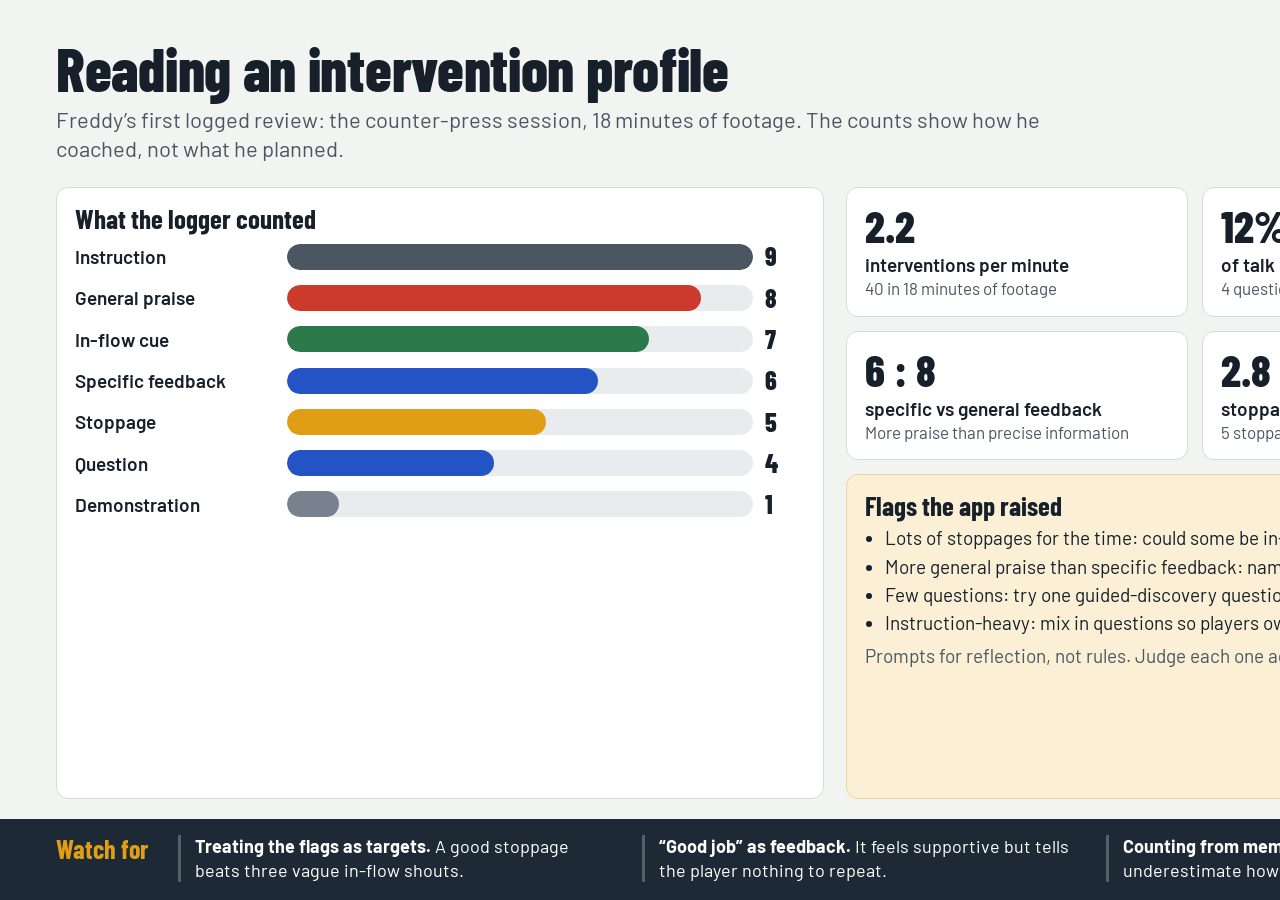
<file: diagrams-src/intervention-profile.html>
<!DOCTYPE html><html lang="en"><head><meta charset="utf-8"><title>Reading an intervention profile</title><link rel="stylesheet" href="diagram.css"></head><body>
<div class="hd"><div><h1>Reading an intervention profile</h1><p>Freddy’s first logged review: the counter-press session, 18 minutes of footage. The counts show how he coached, not what he planned.</p></div><div class="mod">Module 4<b>Coaching License Lab</b></div></div>
<div class="body"><div class="col" style="flex:1.1"><div class="box" style="flex:1"><h3>What the logger counted</h3><div style="display:grid;grid-template-columns:200px 1fr 40px;align-items:center;gap:12px;margin:7px 0"><span style="font-size:19px;font-weight:600">Instruction</span><div style="height:26px;background:var(--rule2);border-radius:99px;overflow:hidden"><div style="width:100.0%;height:100%;background:#4B5663;border-radius:99px"></div></div><span class="c" style="font-weight:800;font-size:26px">9</span></div><div style="display:grid;grid-template-columns:200px 1fr 40px;align-items:center;gap:12px;margin:7px 0"><span style="font-size:19px;font-weight:600">General praise</span><div style="height:26px;background:var(--rule2);border-radius:99px;overflow:hidden"><div style="width:88.88888888888889%;height:100%;background:#CC3A2C;border-radius:99px"></div></div><span class="c" style="font-weight:800;font-size:26px">8</span></div><div style="display:grid;grid-template-columns:200px 1fr 40px;align-items:center;gap:12px;margin:7px 0"><span style="font-size:19px;font-weight:600">In-flow cue</span><div style="height:26px;background:var(--rule2);border-radius:99px;overflow:hidden"><div style="width:77.77777777777779%;height:100%;background:#2C7A4B;border-radius:99px"></div></div><span class="c" style="font-weight:800;font-size:26px">7</span></div><div style="display:grid;grid-template-columns:200px 1fr 40px;align-items:center;gap:12px;margin:7px 0"><span style="font-size:19px;font-weight:600">Specific feedback</span><div style="height:26px;background:var(--rule2);border-radius:99px;overflow:hidden"><div style="width:66.66666666666666%;height:100%;background:#2353C4;border-radius:99px"></div></div><span class="c" style="font-weight:800;font-size:26px">6</span></div><div style="display:grid;grid-template-columns:200px 1fr 40px;align-items:center;gap:12px;margin:7px 0"><span style="font-size:19px;font-weight:600">Stoppage</span><div style="height:26px;background:var(--rule2);border-radius:99px;overflow:hidden"><div style="width:55.55555555555556%;height:100%;background:#E09E14;border-radius:99px"></div></div><span class="c" style="font-weight:800;font-size:26px">5</span></div><div style="display:grid;grid-template-columns:200px 1fr 40px;align-items:center;gap:12px;margin:7px 0"><span style="font-size:19px;font-weight:600">Question</span><div style="height:26px;background:var(--rule2);border-radius:99px;overflow:hidden"><div style="width:44.44444444444444%;height:100%;background:#2353C4;border-radius:99px"></div></div><span class="c" style="font-weight:800;font-size:26px">4</span></div><div style="display:grid;grid-template-columns:200px 1fr 40px;align-items:center;gap:12px;margin:7px 0"><span style="font-size:19px;font-weight:600">Demonstration</span><div style="height:26px;background:var(--rule2);border-radius:99px;overflow:hidden"><div style="width:11.11111111111111%;height:100%;background:#77828E;border-radius:99px"></div></div><span class="c" style="font-weight:800;font-size:26px">1</span></div></div></div>
 <div class="col" style="flex:1"><div style="display:grid;grid-template-columns:1fr 1fr;gap:14px"><div class="box" style="flex:1"><div class="k">2.2</div><div style="font-weight:600;font-size:19px;margin-top:4px">interventions per minute</div><div class="small muted">40 in 18 minutes of footage</div></div><div class="box" style="flex:1"><div class="k">12%</div><div style="font-weight:600;font-size:19px;margin-top:4px">of talk is questions</div><div class="small muted">4 questions out of 34 verbal interventions</div></div><div class="box" style="flex:1"><div class="k">6 : 8</div><div style="font-weight:600;font-size:19px;margin-top:4px">specific vs general feedback</div><div class="small muted">More praise than precise information</div></div><div class="box" style="flex:1"><div class="k">2.8</div><div style="font-weight:600;font-size:19px;margin-top:4px">stoppages per 10 minutes</div><div class="small muted">5 stoppages in 18 minutes</div></div></div>
 <div class="box" style="flex:1;background:var(--amber-soft);border-color:#ecd59c"><h3>Flags the app raised</h3><ul><li>Lots of stoppages for the time: could some be in-flow cues?</li><li>More general praise than specific feedback: name the cue or the decision.</li><li>Few questions: try one guided-discovery question at each stoppage.</li><li>Instruction-heavy: mix in questions so players own the solution.</li></ul><p class="small muted" style="margin-top:8px">Prompts for reflection, not rules. Judge each one against the session topic.</p></div></div></div>
<div class="watch"><div class="lbl">Watch for</div><div class="items"><div><b>Treating the flags as targets.</b> A good stoppage beats three vague in-flow shouts.</div><div><b>“Good job” as feedback.</b> It feels supportive but tells the player nothing to repeat.</div><div><b>Counting from memory.</b> Log from video; coaches underestimate how much they talk.</div></div></div>
</body></html>
</file>
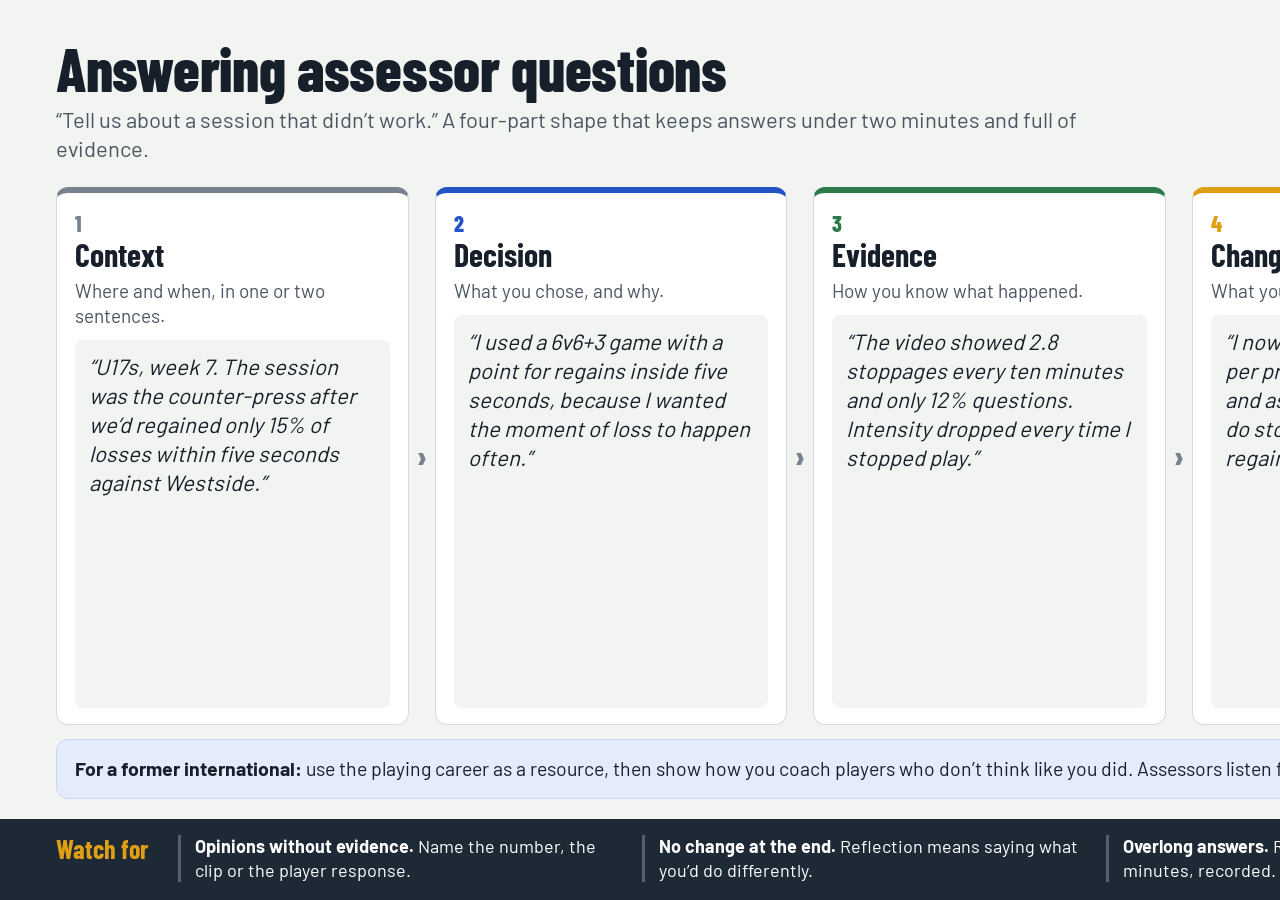
<file: diagrams-src/interview-answers.html>
<!DOCTYPE html><html lang="en"><head><meta charset="utf-8"><title>Answering assessor questions</title><link rel="stylesheet" href="diagram.css"></head><body>
<div class="hd"><div><h1>Answering assessor questions</h1><p>“Tell us about a session that didn’t work.” A four-part shape that keeps answers under two minutes and full of evidence.</p></div><div class="mod">Module 8<b>Coaching License Lab</b></div></div>
<div class="body"><div class="col" style="flex:1"><div style="display:flex;gap:8px;flex:1"><div class="box" style="flex:1;border-top:6px solid #77828E;display:flex;flex-direction:column"><div class="c" style="font-weight:800;font-size:22px;color:#77828E">1</div><h3 style="font-size:32px">Context</h3><p class="muted" style="margin-bottom:12px">Where and when, in one or two sentences.</p><div style="background:var(--board);border-radius:8px;padding:12px 14px;flex:1"><p style="font-size:22px;font-style:italic">“U17s, week 7. The session was the counter-press after we’d regained only 15% of losses within five seconds against Westside.”</p></div></div><div class="arrow">›</div><div class="box" style="flex:1;border-top:6px solid #2353C4;display:flex;flex-direction:column"><div class="c" style="font-weight:800;font-size:22px;color:#2353C4">2</div><h3 style="font-size:32px">Decision</h3><p class="muted" style="margin-bottom:12px">What you chose, and why.</p><div style="background:var(--board);border-radius:8px;padding:12px 14px;flex:1"><p style="font-size:22px;font-style:italic">“I used a 6v6+3 game with a point for regains inside five seconds, because I wanted the moment of loss to happen often.”</p></div></div><div class="arrow">›</div><div class="box" style="flex:1;border-top:6px solid #2C7A4B;display:flex;flex-direction:column"><div class="c" style="font-weight:800;font-size:22px;color:#2C7A4B">3</div><h3 style="font-size:32px">Evidence</h3><p class="muted" style="margin-bottom:12px">How you know what happened.</p><div style="background:var(--board);border-radius:8px;padding:12px 14px;flex:1"><p style="font-size:22px;font-style:italic">“The video showed 2.8 stoppages every ten minutes and only 12% questions. Intensity dropped every time I stopped play.”</p></div></div><div class="arrow">›</div><div class="box" style="flex:1;border-top:6px solid #E09E14;display:flex;flex-direction:column"><div class="c" style="font-weight:800;font-size:22px;color:#E09E14">4</div><h3 style="font-size:32px">Change</h3><p class="muted" style="margin-bottom:12px">What you’d do differently.</p><div style="background:var(--board);border-radius:8px;padding:12px 14px;flex:1"><p style="font-size:22px;font-style:italic">“I now keep stoppages to one per practice, coach in flow, and ask one question when I do stop. Next match: 24% regains.”</p></div></div></div>
 <div class="box" style="background:var(--blue-soft);border-color:#c9d6f3"><p style="font-size:19.5px"><b>For a former international:</b> use the playing career as a resource, then show how you coach players who don’t think like you did. Assessors listen for that balance.</p></div></div></div>
<div class="watch"><div class="lbl">Watch for</div><div class="items"><div><b>Opinions without evidence.</b> Name the number, the clip or the player response.</div><div><b>No change at the end.</b> Reflection means saying what you’d do differently.</div><div><b>Overlong answers.</b> Rehearse out loud to two minutes, recorded.</div></div></div>
</body></html>
</file>
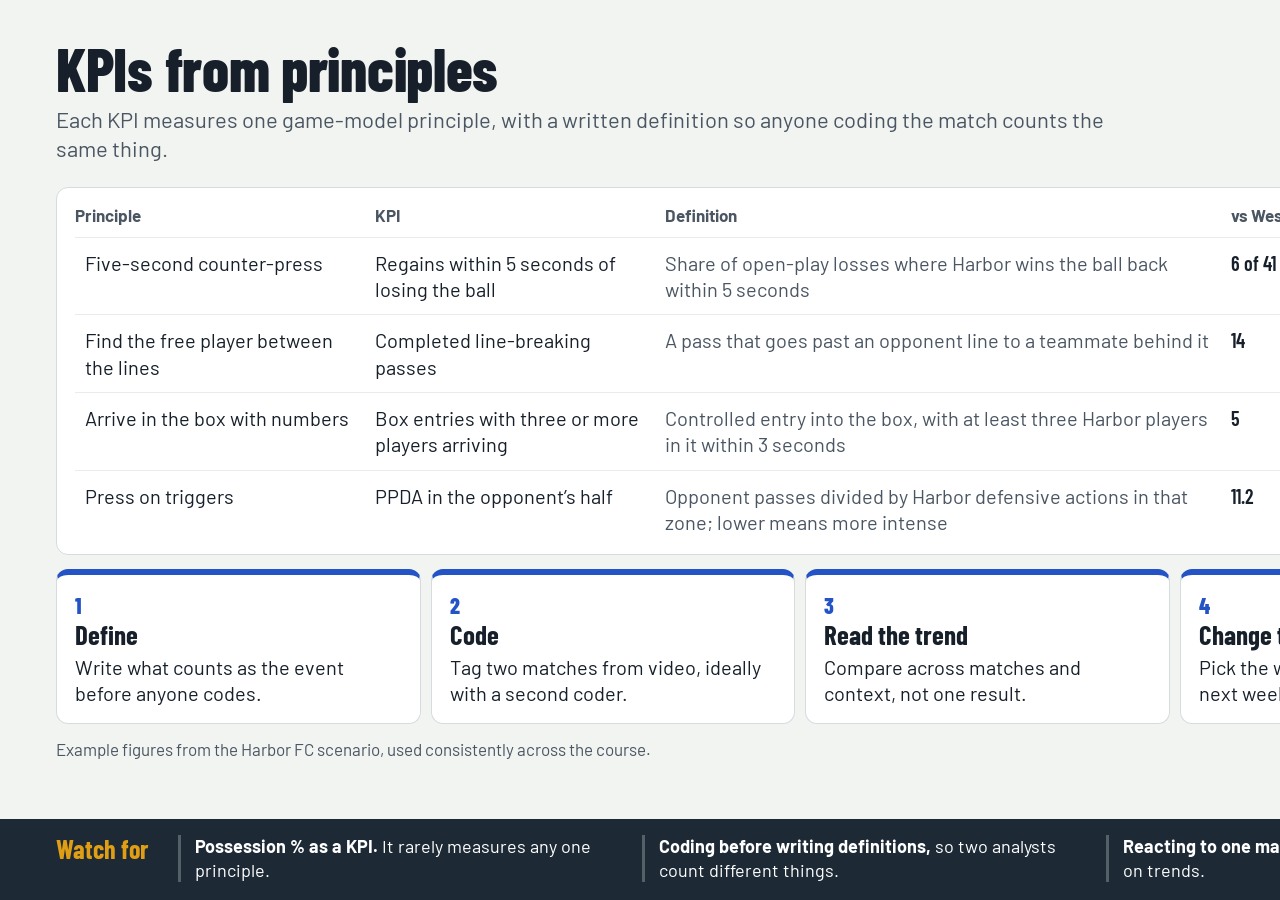
<file: diagrams-src/kpis-from-principles.html>
<!DOCTYPE html><html lang="en"><head><meta charset="utf-8"><title>KPIs from principles</title><link rel="stylesheet" href="diagram.css"></head><body>
<div class="hd"><div><h1>KPIs from principles</h1><p>Each KPI measures one game-model principle, with a written definition so anyone coding the match counts the same thing.</p></div><div class="mod">Module 7<b>Coaching License Lab</b></div></div>
<div class="body"><div class="col" style="flex:1"><div class="box" style="padding:6px 18px;flex:none"><table style="width:100%;border-collapse:collapse;font-size:20px">
 <tr style="text-align:left;color:var(--ink2);font-size:17px"><th style="padding:10px 10px 10px 0;width:20%">Principle</th><th style="padding:10px;width:20%">KPI</th><th style="padding:10px">Definition</th><th style="padding:10px;width:12%">vs Westside</th><th style="padding:10px;width:9%">Target</th></tr>
 <tr><td style='padding:12px 10px;border-top:1px solid var(--rule2);vertical-align:top' style="font-weight:700">Five-second counter-press</td><td style='padding:12px 10px;border-top:1px solid var(--rule2);vertical-align:top'>Regains within 5 seconds of losing the ball</td><td style='padding:12px 10px;border-top:1px solid var(--rule2);vertical-align:top' class="muted">Share of open-play losses where Harbor wins the ball back within 5 seconds</td><td style='padding:12px 10px;border-top:1px solid var(--rule2);vertical-align:top' class="c" style="font-weight:800;font-size:26px">6 of 41 (15%)</td><td style='padding:12px 10px;border-top:1px solid var(--rule2);vertical-align:top' class="c" style="font-weight:800;font-size:26px;color:var(--ok)">30%</td></tr><tr><td style='padding:12px 10px;border-top:1px solid var(--rule2);vertical-align:top' style="font-weight:700">Find the free player between the lines</td><td style='padding:12px 10px;border-top:1px solid var(--rule2);vertical-align:top'>Completed line-breaking passes</td><td style='padding:12px 10px;border-top:1px solid var(--rule2);vertical-align:top' class="muted">A pass that goes past an opponent line to a teammate behind it</td><td style='padding:12px 10px;border-top:1px solid var(--rule2);vertical-align:top' class="c" style="font-weight:800;font-size:26px">14</td><td style='padding:12px 10px;border-top:1px solid var(--rule2);vertical-align:top' class="c" style="font-weight:800;font-size:26px;color:var(--ok)">20</td></tr><tr><td style='padding:12px 10px;border-top:1px solid var(--rule2);vertical-align:top' style="font-weight:700">Arrive in the box with numbers</td><td style='padding:12px 10px;border-top:1px solid var(--rule2);vertical-align:top'>Box entries with three or more players arriving</td><td style='padding:12px 10px;border-top:1px solid var(--rule2);vertical-align:top' class="muted">Controlled entry into the box, with at least three Harbor players in it within 3 seconds</td><td style='padding:12px 10px;border-top:1px solid var(--rule2);vertical-align:top' class="c" style="font-weight:800;font-size:26px">5</td><td style='padding:12px 10px;border-top:1px solid var(--rule2);vertical-align:top' class="c" style="font-weight:800;font-size:26px;color:var(--ok)">8</td></tr><tr><td style='padding:12px 10px;border-top:1px solid var(--rule2);vertical-align:top' style="font-weight:700">Press on triggers</td><td style='padding:12px 10px;border-top:1px solid var(--rule2);vertical-align:top'>PPDA in the opponent’s half</td><td style='padding:12px 10px;border-top:1px solid var(--rule2);vertical-align:top' class="muted">Opponent passes divided by Harbor defensive actions in that zone; lower means more intense</td><td style='padding:12px 10px;border-top:1px solid var(--rule2);vertical-align:top' class="c" style="font-weight:800;font-size:26px">11.2</td><td style='padding:12px 10px;border-top:1px solid var(--rule2);vertical-align:top' class="c" style="font-weight:800;font-size:26px;color:var(--ok)">Under 9</td></tr></table></div>
 <div style="display:flex;gap:10px"><div class="box" style="flex:1;border-top:6px solid var(--blue)"><div class="c" style="font-weight:800;font-size:22px;color:var(--blue)">1</div><h3>Define</h3><p style="font-size:20px">Write what counts as the event before anyone codes.</p></div><div class="box" style="flex:1;border-top:6px solid var(--blue)"><div class="c" style="font-weight:800;font-size:22px;color:var(--blue)">2</div><h3>Code</h3><p style="font-size:20px">Tag two matches from video, ideally with a second coder.</p></div><div class="box" style="flex:1;border-top:6px solid var(--blue)"><div class="c" style="font-weight:800;font-size:22px;color:var(--blue)">3</div><h3>Read the trend</h3><p style="font-size:20px">Compare across matches and context, not one result.</p></div><div class="box" style="flex:1;border-top:6px solid var(--blue)"><div class="c" style="font-weight:800;font-size:22px;color:var(--blue)">4</div><h3>Change training</h3><p style="font-size:20px">Pick the weakest KPI and make it next week’s session topic.</p></div></div><div class="small muted">Example figures from the Harbor FC scenario, used consistently across the course.</div></div></div>
<div class="watch"><div class="lbl">Watch for</div><div class="items"><div><b>Possession % as a KPI.</b> It rarely measures any one principle.</div><div><b>Coding before writing definitions,</b> so two analysts count different things.</div><div><b>Reacting to one match.</b> Single games are noisy; act on trends.</div></div></div>
</body></html>
</file>
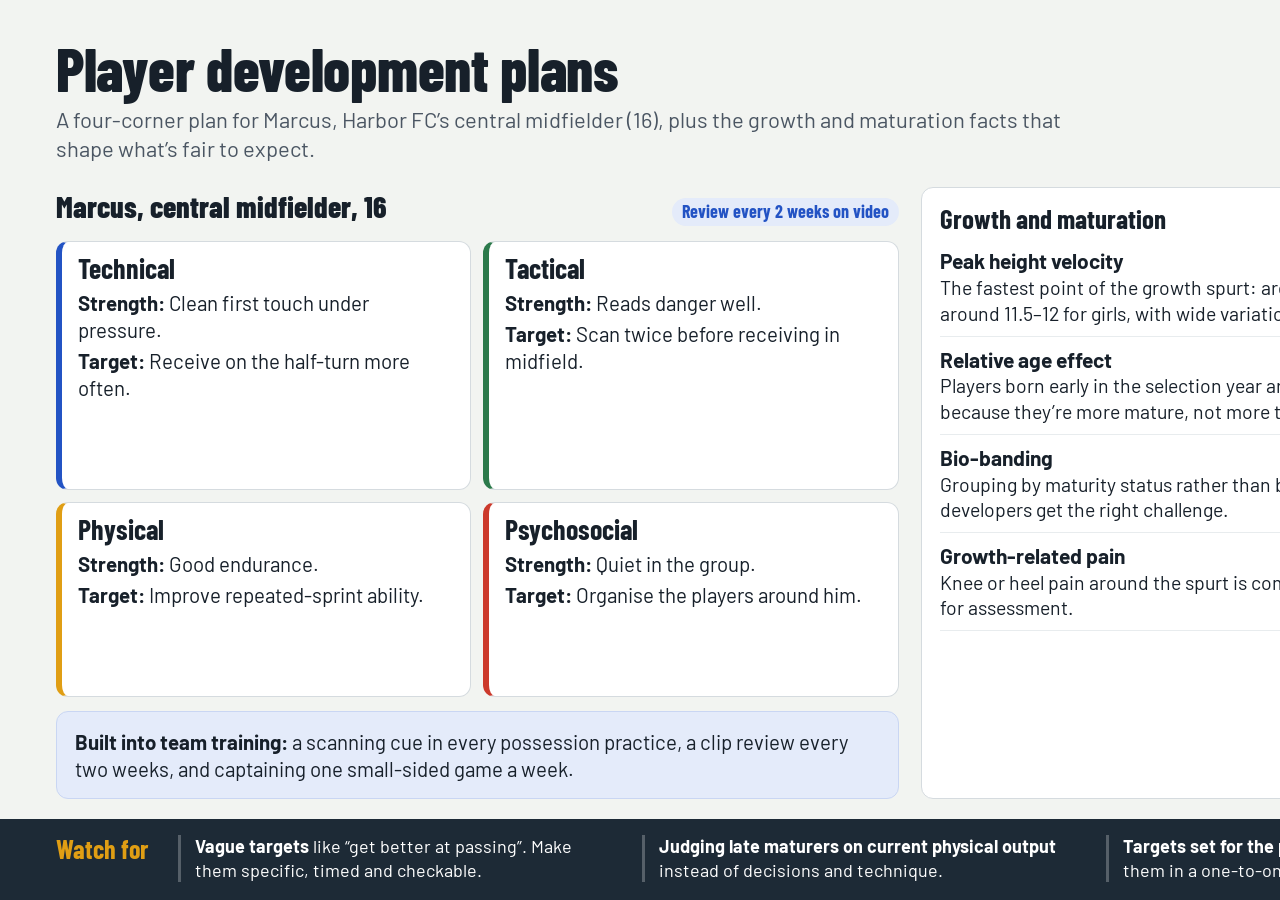
<file: diagrams-src/player-development.html>
<!DOCTYPE html><html lang="en"><head><meta charset="utf-8"><title>Player development plans</title><link rel="stylesheet" href="diagram.css"></head><body>
<div class="hd"><div><h1>Player development plans</h1><p>A four-corner plan for Marcus, Harbor FC’s central midfielder (16), plus the growth and maturation facts that shape what’s fair to expect.</p></div><div class="mod">Module 6<b>Coaching License Lab</b></div></div>
<div class="body"><div class="col" style="flex:1.15"><div style="display:flex;justify-content:space-between;align-items:baseline"><div class="c" style="font-weight:800;font-size:30px">Marcus, central midfielder, 16</div><span class="tag blue">Review every 2 weeks on video</span></div>
 <div style="display:grid;grid-template-columns:1fr 1fr;gap:12px;flex:1"><div class="box" style="border-left:6px solid #2353C4;padding:12px 16px"><h3 style="font-size:28px">Technical</h3><p style="font-size:20.5px"><b>Strength:</b> Clean first touch under pressure.</p><p style="font-size:20.5px;margin-top:4px"><b>Target:</b> Receive on the half-turn more often.</p></div><div class="box" style="border-left:6px solid #2C7A4B;padding:12px 16px"><h3 style="font-size:28px">Tactical</h3><p style="font-size:20.5px"><b>Strength:</b> Reads danger well.</p><p style="font-size:20.5px;margin-top:4px"><b>Target:</b> Scan twice before receiving in midfield.</p></div><div class="box" style="border-left:6px solid #E09E14;padding:12px 16px"><h3 style="font-size:28px">Physical</h3><p style="font-size:20.5px"><b>Strength:</b> Good endurance.</p><p style="font-size:20.5px;margin-top:4px"><b>Target:</b> Improve repeated-sprint ability.</p></div><div class="box" style="border-left:6px solid #CC3A2C;padding:12px 16px"><h3 style="font-size:28px">Psychosocial</h3><p style="font-size:20.5px"><b>Strength:</b> Quiet in the group.</p><p style="font-size:20.5px;margin-top:4px"><b>Target:</b> Organise the players around him.</p></div></div>
 <div class="box" style="background:var(--blue-soft);border-color:#c9d6f3"><p style="font-size:20.5px"><b>Built into team training:</b> a scanning cue in every possession practice, a clip review every two weeks, and captaining one small-sided game a week.</p></div></div>
 <div class="col" style="flex:.85"><div class="box" style="flex:1"><h3>Growth and maturation</h3><div style="padding:9px 0;border-bottom:1px solid var(--rule2)"><div style="font-weight:700;font-size:21px">Peak height velocity</div><p style="font-size:19.5px">The fastest point of the growth spurt: around 13.5–14 for boys and around 11.5–12 for girls, with wide variation.</p></div><div style="padding:9px 0;border-bottom:1px solid var(--rule2)"><div style="font-weight:700;font-size:21px">Relative age effect</div><p style="font-size:19.5px">Players born early in the selection year are over-selected, often because they’re more mature, not more talented.</p></div><div style="padding:9px 0;border-bottom:1px solid var(--rule2)"><div style="font-weight:700;font-size:21px">Bio-banding</div><p style="font-size:19.5px">Grouping by maturity status rather than birth year, so early and late developers get the right challenge.</p></div><div style="padding:9px 0;border-bottom:1px solid var(--rule2)"><div style="font-weight:700;font-size:21px">Growth-related pain</div><p style="font-size:19.5px">Knee or heel pain around the spurt is common. Manage load and refer for assessment.</p></div></div></div></div>
<div class="watch"><div class="lbl">Watch for</div><div class="items"><div><b>Vague targets</b> like “get better at passing”. Make them specific, timed and checkable.</div><div><b>Judging late maturers on current physical output</b> instead of decisions and technique.</div><div><b>Targets set for the player, not with them.</b> Agree them in a one-to-one.</div></div></div>
</body></html>
</file>
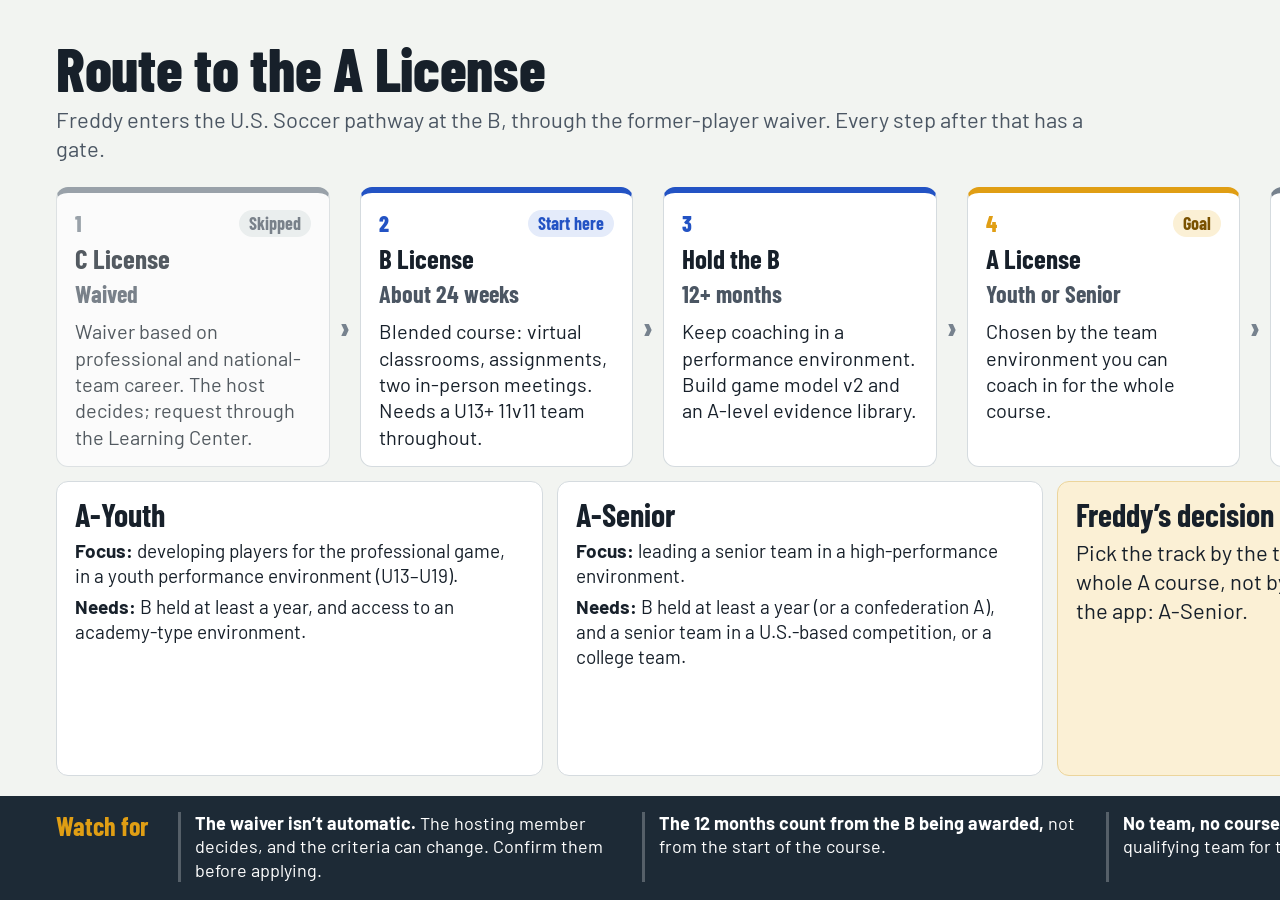
<file: diagrams-src/route-to-the-a.html>
<!DOCTYPE html><html lang="en"><head><meta charset="utf-8"><title>Route to the A License</title><link rel="stylesheet" href="diagram.css"></head><body>
<div class="hd"><div><h1>Route to the A License</h1><p>Freddy enters the U.S. Soccer pathway at the B, through the former-player waiver. Every step after that has a gate.</p></div><div class="mod">Module 1<b>Coaching License Lab</b></div></div>
<div class="body"><div class="col" style="flex:1"><div style="display:flex;gap:10px;align-items:stretch"><div class="box" style="flex:1;border-top:6px solid #77828E;opacity:.72;">
<div style="display:flex;justify-content:space-between;align-items:center"><span class="c" style="font-weight:800;font-size:22px;color:#77828E">1</span><span class="tag ">Skipped</span></div>
<h3 style="margin-top:6px">C License</h3><div class="c" style="font-weight:700;font-size:24px;color:var(--ink2);margin-bottom:8px">Waived</div><p style="font-size:20px">Waiver based on professional and national-team career. The host decides; request through the Learning Center.</p></div><div class="arrow">›</div><div class="box" style="flex:1;border-top:6px solid #2353C4;">
<div style="display:flex;justify-content:space-between;align-items:center"><span class="c" style="font-weight:800;font-size:22px;color:#2353C4">2</span><span class="tag blue">Start here</span></div>
<h3 style="margin-top:6px">B License</h3><div class="c" style="font-weight:700;font-size:24px;color:var(--ink2);margin-bottom:8px">About 24 weeks</div><p style="font-size:20px">Blended course: virtual classrooms, assignments, two in-person meetings. Needs a U13+ 11v11 team throughout.</p></div><div class="arrow">›</div><div class="box" style="flex:1;border-top:6px solid #2353C4;">
<div style="display:flex;justify-content:space-between;align-items:center"><span class="c" style="font-weight:800;font-size:22px;color:#2353C4">3</span></div>
<h3 style="margin-top:6px">Hold the B</h3><div class="c" style="font-weight:700;font-size:24px;color:var(--ink2);margin-bottom:8px">12+ months</div><p style="font-size:20px">Keep coaching in a performance environment. Build game model v2 and an A-level evidence library.</p></div><div class="arrow">›</div><div class="box" style="flex:1;border-top:6px solid #E09E14;">
<div style="display:flex;justify-content:space-between;align-items:center"><span class="c" style="font-weight:800;font-size:22px;color:#E09E14">4</span><span class="tag amber">Goal</span></div>
<h3 style="margin-top:6px">A License</h3><div class="c" style="font-weight:700;font-size:24px;color:var(--ink2);margin-bottom:8px">Youth or Senior</div><p style="font-size:20px">Chosen by the team environment you can coach in for the whole course.</p></div><div class="arrow">›</div><div class="box" style="flex:1;border-top:6px solid #77828E;">
<div style="display:flex;justify-content:space-between;align-items:center"><span class="c" style="font-weight:800;font-size:22px;color:#77828E">5</span><span class="tag ">Optional</span></div>
<h3 style="margin-top:6px">Pro License</h3><div class="c" style="font-weight:700;font-size:24px;color:var(--ink2);margin-bottom:8px">Later</div><p style="font-size:20px">Requires an A License held for at least a year. Application-based.</p></div></div><div style="display:flex;gap:14px;flex:1"><div class="box" style="flex:1;font-size:22px"><h3 style="font-size:32px">A-Youth</h3><p><b>Focus:</b> developing players for the professional game, in a youth performance environment (U13–U19).</p><p style="margin-top:6px"><b>Needs:</b> B held at least a year, and access to an academy-type environment.</p></div>
<div class="box" style="flex:1"><h3 style="font-size:32px">A-Senior</h3><p><b>Focus:</b> leading a senior team in a high-performance environment.</p><p style="margin-top:6px"><b>Needs:</b> B held at least a year (or a confederation A), and a senior team in a U.S.-based competition, or a college team.</p></div>
<div class="box" style="flex:1;background:var(--amber-soft);border-color:#ecd59c"><h3 style="font-size:32px">Freddy’s decision</h3><p style="font-size:22px">Pick the track by the team he can coach for the whole A course, not by preference. Default in the app: A-Senior.</p></div></div></div></div>
<div class="watch"><div class="lbl">Watch for</div><div class="items"><div><b>The waiver isn’t automatic.</b> The hosting member decides, and the criteria can change. Confirm them before applying.</div><div><b>The 12 months count from the B being awarded,</b> not from the start of the course.</div><div><b>No team, no course.</b> Both the B and the A need a qualifying team for the full course.</div></div></div>
</body></html>
</file>
<file: diagrams-src/diagram.css>
/* Shared style for all diagrams. 1600×900, rendered to PNG by tools/render_images.py */
@font-face{font-family:Barlow;src:url(fonts/Barlow-Regular.ttf);font-weight:400}
@font-face{font-family:Barlow;src:url(fonts/Barlow-Medium.ttf);font-weight:500}
@font-face{font-family:Barlow;src:url(fonts/Barlow-SemiBold.ttf);font-weight:600}
@font-face{font-family:Barlow;src:url(fonts/Barlow-Bold.ttf);font-weight:700}
@font-face{font-family:BC;src:url(fonts/BarlowCondensed-SemiBold.ttf);font-weight:600}
@font-face{font-family:BC;src:url(fonts/BarlowCondensed-Bold.ttf);font-weight:700}
@font-face{font-family:BC;src:url(fonts/BarlowCondensed-ExtraBold.ttf);font-weight:800}
:root{--board:#F2F4F1;--panel:#fff;--ink:#17202A;--ink2:#4B5663;--ink3:#77828E;--rule:#D5DBDF;--rule2:#E8ECEE;
--frame:#1D2A36;--blue:#2353C4;--blue-soft:#E4EBFA;--red:#CC3A2C;--red-soft:#FBE6E3;--amber:#E09E14;--amber-soft:#FBF0D5;
--ok:#2C7A4B;--ok-soft:#E0F0E6;--pitch:#2E7A4D}
*{box-sizing:border-box;margin:0;padding:0}
html,body{width:1600px;height:900px;overflow:hidden}
body{font-family:Barlow,sans-serif;background:var(--board);color:var(--ink);font-size:20px;line-height:1.32;padding:40px 56px 0;display:flex;flex-direction:column}
.c{font-family:BC,sans-serif}
.hd{display:flex;justify-content:space-between;align-items:flex-end;gap:40px;margin-bottom:24px}
.hd h1{font-family:BC;font-weight:800;font-size:60px;line-height:.95;letter-spacing:-.3px}
.hd p{font-size:22px;color:var(--ink2);margin-top:8px;max-width:1060px}
.mod{font-family:BC;font-weight:700;font-size:22px;color:var(--ink3);text-align:right;white-space:nowrap}
.mod b{display:block;font-size:18px;font-weight:600}
.body{flex:1;min-height:0;display:flex;gap:22px}
.col{display:flex;flex-direction:column;gap:14px;min-width:0}
.box{background:var(--panel);border:1.5px solid var(--rule);border-radius:12px;padding:16px 18px;overflow:hidden}
.box h3{font-family:BC;font-weight:700;font-size:27px;line-height:1.05;margin-bottom:6px}
.box p,.box li{font-size:19px}
.box ul{padding-left:20px}.box li{margin:3px 0}
.k{font-family:BC;font-weight:800;font-size:44px;line-height:1}
.tag{display:inline-block;font-family:BC;font-weight:700;font-size:18px;padding:2px 10px;border-radius:99px;background:var(--rule2);color:var(--ink2)}
.tag.blue{background:var(--blue-soft);color:var(--blue)}.tag.amber{background:var(--amber-soft);color:#7a5200}.tag.ok{background:var(--ok-soft);color:var(--ok)}.tag.red{background:var(--red-soft);color:var(--red)}
.muted{color:var(--ink2)}.small{font-size:17px}
.pitch{background:var(--pitch);border-radius:12px;padding:8px}
.pitch svg{display:block;width:100%;height:auto}
.watch{margin:20px -56px 0;background:var(--frame);color:#fff;padding:16px 56px 18px;display:flex;gap:30px;align-items:flex-start}
.watch .lbl{font-family:BC;font-weight:700;font-size:26px;color:var(--amber);white-space:nowrap;line-height:1.1}
.watch .items{display:grid;grid-template-columns:repeat(3,1fr);gap:26px;flex:1}
.watch .items div{font-size:18px;line-height:1.3;padding-left:14px;border-left:3px solid rgba(255,255,255,.25)}
.watch .items b{color:#fff}
.arrow{font-family:BC;font-weight:800;color:var(--ink3);font-size:34px;align-self:center}
.foot{position:absolute;right:56px;bottom:8px;font-size:13px;color:rgba(255,255,255,.55)}
</file>
